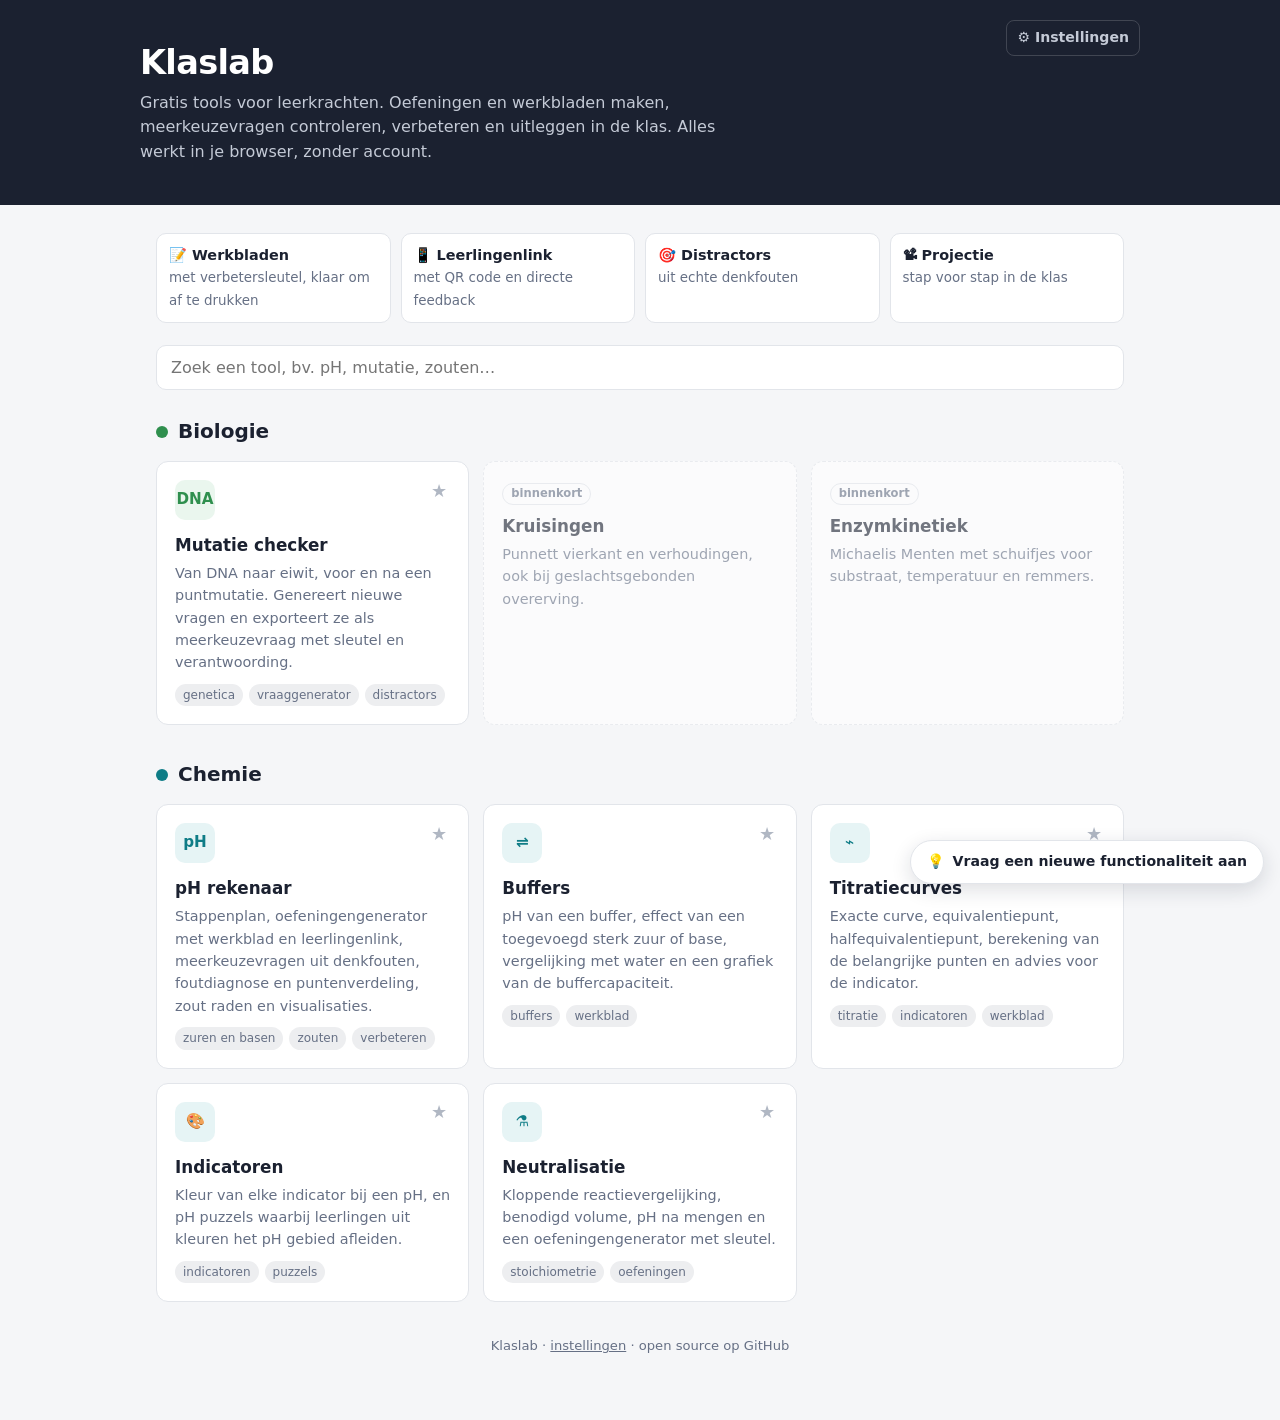
<file: index.html>
<!DOCTYPE html>
<html lang="nl">
<head>
<meta charset="UTF-8">
<meta name="viewport" content="width=device-width, initial-scale=1">
<title>Klaslab · tools voor de klas</title>
<link rel="stylesheet" href="assets/personal.css">
<script src="assets/config.js"></script>
<script src="assets/profile.js"></script>
<style>
  :root{--bg:#f5f6f8;--card:#fff;--ink:#1b2130;--muted:#667085;--line:#e2e5ea;
        --bio:#2f8f4e;--bio2:#eaf6ee;--chem:#0e7c86;--chem2:#e6f4f5;--accent:#2457c5}
  *{box-sizing:border-box}
  body{margin:0;font-family:system-ui,-apple-system,"Segoe UI",Roboto,sans-serif;background:var(--bg);color:var(--ink);line-height:1.55}
  header{background:#1b2130;color:#fff;padding:44px 16px 40px}
  :root[data-accent] header{background:color-mix(in srgb,var(--accent) 45%,#1b2130)}
  header .in{position:relative}
  .set{position:absolute;right:0;top:-24px;color:#c4cad6;text-decoration:none;font-size:.88rem;font-weight:600;padding:6px 10px;border-radius:8px;border:1px solid #ffffff2a}
  .set:hover{color:#fff;border-color:#ffffff66}
  header .kicker{margin:0 0 4px;color:#c4cad6;font-weight:600;font-size:.95rem}
  header .in,main{max-width:1000px;margin:0 auto}
  header h1{margin:0;font-size:2.1rem;letter-spacing:-.02em;line-height:1.15}
  header p{margin:8px 0 0;color:#c4cad6;max-width:620px}
  main{padding:28px 16px 64px}
  .search{width:100%;padding:12px 14px;border:1px solid var(--line);border-radius:10px;font-size:16px;margin-bottom:26px;font-family:inherit}
  .search:focus{outline:2px solid var(--accent);outline-offset:-1px}
  .search{background:var(--card);color:var(--ink)}
  section{margin-bottom:34px}
  h2{display:flex;align-items:center;gap:10px;font-size:1.25rem;margin:0 0 14px}
  h2 .dot{width:12px;height:12px;border-radius:50%}
  .grid{display:grid;grid-template-columns:repeat(auto-fill,minmax(260px,1fr));gap:14px}
  a.tool,.soon{display:block;position:relative;background:var(--card);border:1px solid var(--line);border-radius:12px;padding:18px;text-decoration:none;color:inherit;transition:transform .15s ease,box-shadow .15s ease,border-color .15s ease}
  a.tool:hover{transform:translateY(-2px);box-shadow:0 8px 22px rgba(20,30,50,.08)}
  .ico{width:40px;height:40px;border-radius:10px;display:grid;place-items:center;font-weight:800;font-size:.95rem;margin-bottom:12px}
  .bio .ico{background:var(--bio2);color:var(--bio)} .bio a.tool:hover{border-color:var(--bio)}
  .chem .ico{background:var(--chem2);color:var(--chem)} .chem a.tool:hover{border-color:var(--chem)}
  .tool h3,.soon h3{margin:0 0 4px;font-size:1.05rem}
  .tool p,.soon p{margin:0;color:var(--muted);font-size:.9rem}
  .tags{margin-top:10px;display:flex;gap:6px;flex-wrap:wrap}
  .tags span{font-size:.75rem;background:#f2f4f7;color:var(--muted);padding:2px 8px;border-radius:99px}
  .soon{opacity:.6;border-style:dashed}
  .soon .badge{display:inline-block;font-size:.72rem;font-weight:700;color:var(--muted);border:1px solid var(--line);border-radius:99px;padding:1px 8px;margin-bottom:8px}
  .star{position:absolute;top:12px;right:12px;width:34px;height:34px;border-radius:8px;border:1px solid transparent;background:none;cursor:pointer;font-size:1.15rem;line-height:1;color:#b0b7c3;display:grid;place-items:center}
  .star:hover{border-color:var(--line);color:#e0a100}
  .star[aria-pressed=true]{color:#e0a100}
  .fav .ico{background:color-mix(in srgb,var(--accent) 12%,var(--card));color:var(--accent)} .fav a.tool:hover{border-color:var(--accent)}
  [data-theme=dark] .fav .ico{background:color-mix(in srgb,var(--accent) 30%,var(--card));color:color-mix(in srgb,var(--accent) 45%,#fff)}
  .tags span{background:color-mix(in srgb,var(--muted) 12%,var(--card))}
  .empty{color:var(--muted);display:none}
  footer a{color:inherit}
  footer{color:var(--muted);font-size:.82rem;text-align:center}
  .feat{display:grid;grid-template-columns:repeat(auto-fit,minmax(200px,1fr));gap:10px;margin-bottom:22px}
  .feat div{background:var(--card);border:1px solid var(--line);border-radius:10px;padding:10px 12px;font-size:.9rem}
  .feat b{display:block}.feat span{color:var(--muted);font-size:.84rem}
</style>
</head>
<body>
<header><div class="in">
  <a class="set" href="settings.html">⚙ Instellingen</a>
  <p class="kicker" id="kicker" hidden>Klaslab</p>
  <h1 id="hello">Klaslab</h1>
  <p>Gratis tools voor leerkrachten. Oefeningen en werkbladen maken, meerkeuzevragen controleren, verbeteren en uitleggen in de klas. Alles werkt in je browser, zonder account.</p>
</div></header>

<main>
  <div class="feat"><div><b>📝 Werkbladen</b><span>met verbetersleutel, klaar om af te drukken</span></div><div><b>📱 Leerlingenlink</b><span>met QR code en directe feedback</span></div><div><b>🎯 Distractors</b><span>uit echte denkfouten</span></div><div><b>📽 Projectie</b><span>stap voor stap in de klas</span></div></div>
  <input class="search" id="q" type="search" placeholder="Zoek een tool, bv. pH, mutatie, zouten…">

  <section class="fav" id="fav" hidden>
    <h2><span class="dot" style="background:#e0a100"></span>Mijn favorieten</h2>
    <div class="grid" id="favGrid"></div>
  </section>

  <section class="bio" data-subject data-id="bio">
    <h2><span class="dot" style="background:var(--bio)"></span>Biologie</h2>
    <div class="grid">
      <a class="tool" href="biologie/mutatie-checker.html" data-k="mutatie dna rna transcriptie translatie splicing intron exon codon eiwit genetica meerkeuzevraag distractor generator">
        <div class="ico">DNA</div>
        <h3>Mutatie checker</h3>
        <p>Van DNA naar eiwit, voor en na een puntmutatie. Genereert nieuwe vragen en exporteert ze als meerkeuzevraag met sleutel en verantwoording.</p>
        <div class="tags"><span>genetica</span><span>vraaggenerator</span><span>distractors</span></div>
      </a>
      <div class="soon"><span class="badge">binnenkort</span><h3>Kruisingen</h3><p>Punnett vierkant en verhoudingen, ook bij geslachtsgebonden overerving.</p></div>
      <div class="soon"><span class="badge">binnenkort</span><h3>Enzymkinetiek</h3><p>Michaelis Menten met schuifjes voor substraat, temperatuur en remmers.</p></div>
    </div>
  </section>

  <section class="chem" data-subject data-id="chem">
    <h2><span class="dot" style="background:var(--chem)"></span>Chemie</h2>
    <div class="grid">
      <a class="tool" href="chemie/ph-rekenaar.html" data-k="ph poh zuur base zwak sterk kz kb zout zouten hydrolyse protolyse evenwicht pkz pkb oefeningen werkblad meerkeuze verbeteren foutdiagnose">
        <div class="ico">pH</div>
        <h3>pH rekenaar</h3>
        <p>Stappenplan, oefeningengenerator met werkblad en leerlingenlink, meerkeuzevragen uit denkfouten, foutdiagnose en puntenverdeling, zout raden en visualisaties.</p>
        <div class="tags"><span>zuren en basen</span><span>zouten</span><span>verbeteren</span></div>
      </a>
      <a class="tool" href="chemie/buffer.html" data-k="buffer henderson hasselbalch pkz buffercapaciteit zuur base">
        <div class="ico">⇌</div>
        <h3>Buffers</h3>
        <p>pH van een buffer, effect van een toegevoegd sterk zuur of base, vergelijking met water en een grafiek van de buffercapaciteit.</p>
        <div class="tags"><span>buffers</span><span>werkblad</span></div>
      </a>
      <a class="tool" href="chemie/titratie.html" data-k="titratie titratiecurve equivalentiepunt indicator halfequivalentie">
        <div class="ico">⌁</div>
        <h3>Titratiecurves</h3>
        <p>Exacte curve, equivalentiepunt, halfequivalentiepunt, berekening van de belangrijke punten en advies voor de indicator.</p>
        <div class="tags"><span>titratie</span><span>indicatoren</span><span>werkblad</span></div>
      </a>
      <a class="tool" href="chemie/indicatoren.html" data-k="indicator kleur omslaggebied fenolftaleine methyloranje broomthymolblauw puzzel">
        <div class="ico">🎨</div>
        <h3>Indicatoren</h3>
        <p>Kleur van elke indicator bij een pH, en pH puzzels waarbij leerlingen uit kleuren het pH gebied afleiden.</p>
        <div class="tags"><span>indicatoren</span><span>puzzels</span></div>
      </a>
      <a class="tool" href="chemie/neutralisatie.html" data-k="neutralisatie reactievergelijking volume mengen stoichiometrie">
        <div class="ico">⚗</div>
        <h3>Neutralisatie</h3>
        <p>Kloppende reactievergelijking, benodigd volume, pH na mengen en een oefeningengenerator met sleutel.</p>
        <div class="tags"><span>stoichiometrie</span><span>oefeningen</span></div>
      </a>
    </div>
  </section>

  <p class="empty" id="empty">Geen tool gevonden.</p>
  <footer>Klaslab · <a href="settings.html">instellingen</a> · open source op GitHub</footer>
</main>

<script>
/* Persoonlijke startpagina */
const P0 = () => KLP.get();
const toolId = a => a.getAttribute('href').replace(/\.html$/, '');
function greet() {
  const p = P0(), first = KLP.callName(p.name);
  const h = new Date().getHours();
  const g = h < 6 ? 'Goedenacht' : h < 12 ? 'Goedemorgen' : h < 18 ? 'Goedemiddag' : 'Goedenavond';
  const on = p.greeting && first;
  document.getElementById('hello').textContent = on ? `${g}, ${first}` : 'Klaslab';
  const k = document.getElementById('kicker');
  k.hidden = !on; k.textContent = p.school ? `Klaslab · ${p.school}` : 'Klaslab';
}
function stars() {
  const favs = P0().favorites;
  document.querySelectorAll('section[data-subject] a.tool').forEach(a => {
    let b = a.querySelector('.star');
    if (!b) {
      b = document.createElement('button');
      b.type = 'button'; b.className = 'star'; b.textContent = '★';
      b.addEventListener('click', e => {
        e.preventDefault(); e.stopPropagation();
        const id = toolId(a), f = P0().favorites.slice(), i = f.indexOf(id);
        i < 0 ? f.push(id) : f.splice(i, 1);
        KLP.save({ favorites: f });
      });
      a.appendChild(b);
    }
    const on = favs.includes(toolId(a));
    b.setAttribute('aria-pressed', on);
    b.setAttribute('aria-label', on ? 'Verwijder uit favorieten' : 'Voeg toe aan favorieten');
    b.title = on ? 'Verwijder uit favorieten' : 'Voeg toe aan favorieten';
  });
}
function favorites() {
  const favs = P0().favorites, grid = document.getElementById('favGrid');
  grid.innerHTML = '';
  favs.forEach(id => {
    const a = document.querySelector(`section[data-subject] a.tool[href="${id}.html"]`);
    if (!a) return;
    const c = a.cloneNode(true);
    c.querySelector('.star') && c.querySelector('.star').remove();
    grid.appendChild(c);
  });
  document.getElementById('fav').hidden = !grid.children.length || !!q.value.trim();
}
function subjects() {
  const hid = P0().hidden;
  document.querySelectorAll('section[data-subject]').forEach(s => s.dataset.off = hid.includes(s.dataset.id) ? '1' : '');
  filter();
}
function render() { greet(); stars(); favorites(); subjects(); }
document.addEventListener('kl:profile', render);

const q = document.getElementById('q');
function filter() {
  const t = q.value.trim().toLowerCase();
  let any = false;
  document.querySelectorAll('[data-subject]').forEach(sec => {
    let n = 0;
    sec.querySelectorAll('a.tool, .soon').forEach(el => {
      const hay = (el.textContent + ' ' + (el.dataset.k || '')).toLowerCase();
      const show = !t || hay.includes(t);
      el.style.display = show ? '' : 'none';
      if (show) n++;
    });
    /* Verborgen vakken blijven vindbaar via zoeken */
    const show = n && (t || !sec.dataset.off);
    sec.style.display = show ? '' : 'none';
    if (show) any = true;
  });
  document.getElementById('fav').hidden = !!t || !document.getElementById('favGrid').children.length;
  document.getElementById('empty').style.display = any || !document.getElementById('fav').hidden ? 'none' : 'block';
}
q.addEventListener('input', filter);
render();
</script>
</body>
</html>
</file>
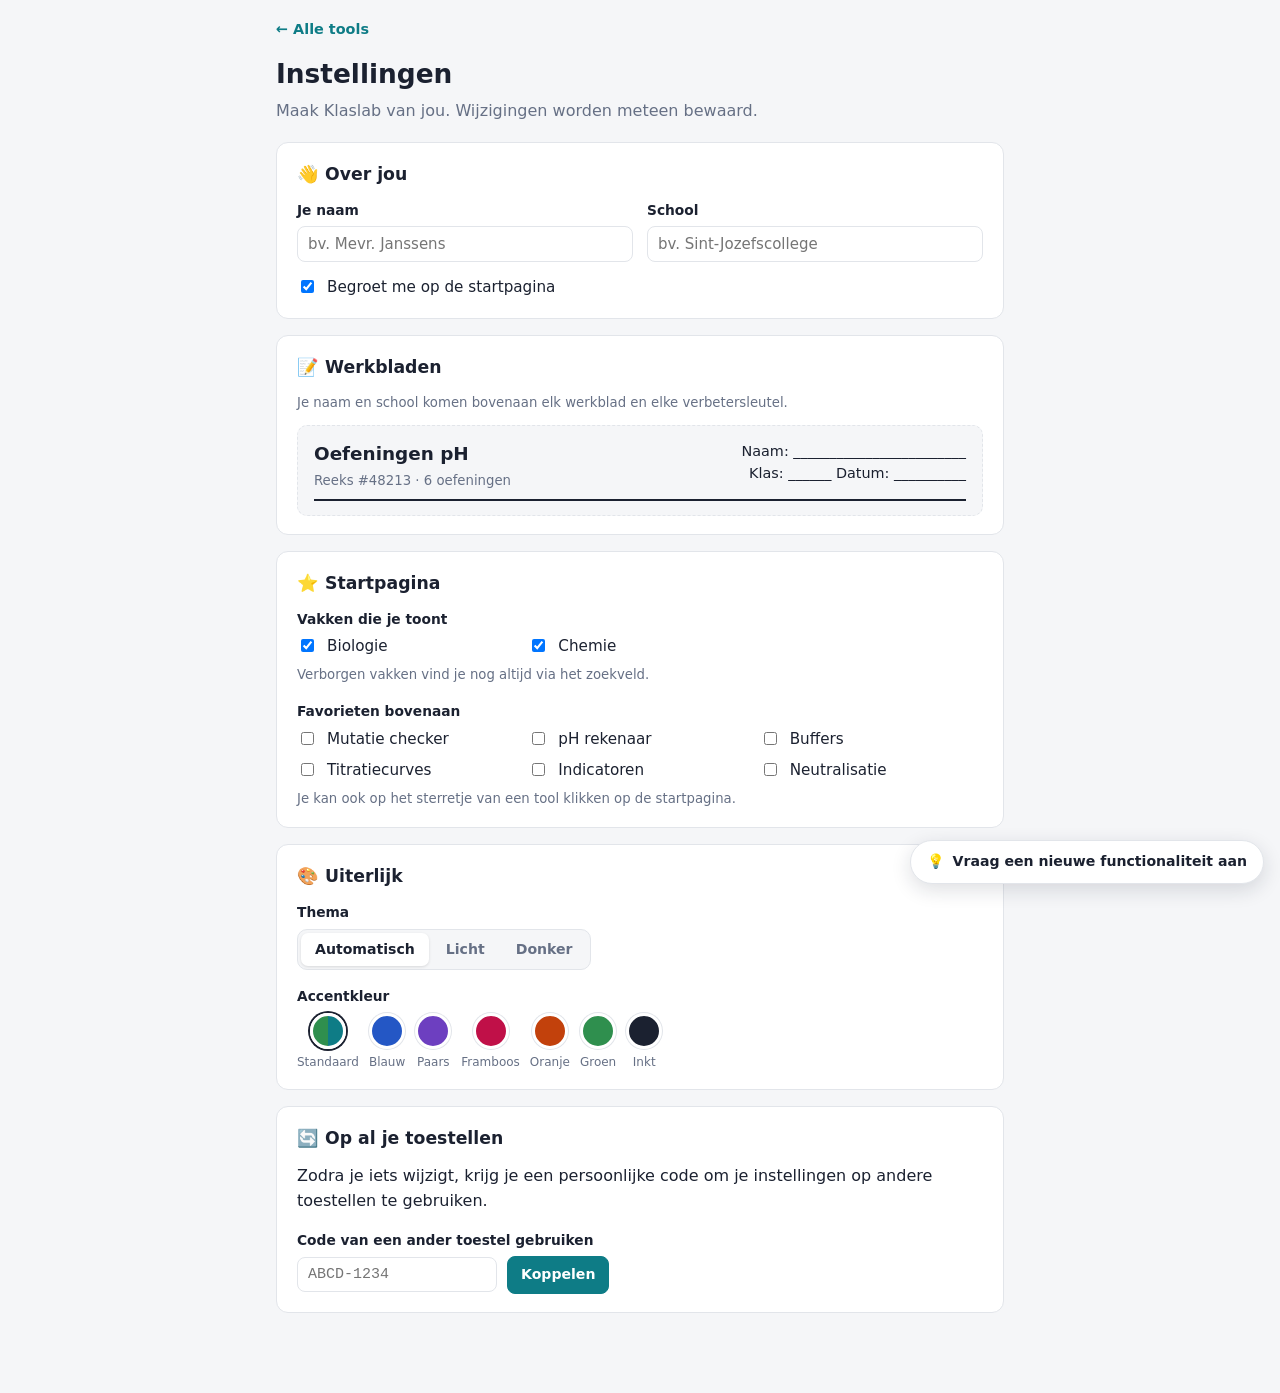
<file: settings.html>
<!DOCTYPE html>
<html lang="nl">
<head>
<meta charset="UTF-8">
<meta name="viewport" content="width=device-width, initial-scale=1">
<title>Instellingen · Klaslab</title>
<link rel="stylesheet" href="assets/common.css">
<link rel="stylesheet" href="assets/personal.css">
<script src="assets/config.js"></script>
<script src="assets/profile.js"></script>
<style>
  main{max-width:760px}
  .card h2{display:flex;align-items:center;gap:8px}
  .field{margin-top:14px}
  .field:first-of-type{margin-top:0}
  .check{display:flex;gap:10px;align-items:flex-start;font-weight:500;font-size:.95rem;margin:0;cursor:pointer}
  .check input{margin-top:4px}
  .checks{display:grid;gap:8px;grid-template-columns:repeat(auto-fill,minmax(210px,1fr))}
  .seg{display:inline-flex;border:1px solid var(--line);border-radius:10px;padding:3px;gap:3px;background:var(--bg)}
  .seg label{margin:0;padding:6px 14px;border-radius:7px;cursor:pointer;font-weight:600;font-size:.88rem;color:var(--muted)}
  .seg input{position:absolute;opacity:0;pointer-events:none}
  .seg label:has(input:checked){background:var(--card);color:var(--ink);box-shadow:0 1px 3px rgba(0,0,0,.12)}
  .seg label:has(input:focus-visible){outline:2px solid var(--accent)}
  .sw{display:flex;gap:10px;flex-wrap:wrap}
  .sw label{margin:0;cursor:pointer;display:flex;flex-direction:column;align-items:center;gap:4px;font-weight:500;font-size:.75rem;color:var(--muted)}
  .sw input{position:absolute;opacity:0;pointer-events:none}
  .sw .c{width:36px;height:36px;border-radius:50%;border:3px solid var(--card);box-shadow:0 0 0 1px var(--line);transition:box-shadow .15s ease}
  .sw input:checked + .c{box-shadow:0 0 0 2px var(--ink)}
  .sw input:focus-visible + .c{box-shadow:0 0 0 2px var(--accent),0 0 0 4px var(--card)}
  .preview{border:1px dashed var(--line);border-radius:10px;padding:14px 16px;background:var(--bg);font-size:.92rem}
  .preview .ws-head{display:flex;justify-content:space-between;gap:12px;border-bottom:2px solid var(--ink);padding-bottom:8px}
  .preview h1{font-size:1.15rem}
  .code{font-family:var(--mono);font-size:1.5rem;font-weight:800;letter-spacing:.12em}
  .status{font-size:.85rem;color:var(--muted);min-height:1.3em}
  .status.ok{color:var(--ok)} .status.bad{color:var(--bad)}
  .top{display:flex;justify-content:space-between;align-items:center;gap:10px;margin-bottom:14px}
</style>
</head>
<body>
<main>
  <div class="top no-print"><a class="kl-back" href="index.html">← Alle tools</a><span class="status" id="status" role="status" aria-live="polite"></span></div>
  <h1>Instellingen</h1>
  <p class="sub">Maak Klaslab van jou. Wijzigingen worden meteen bewaard.</p>

  <section class="card">
    <h2>👋 Over jou</h2>
    <div class="grid">
      <div><label for="name">Je naam</label><input id="name" autocomplete="name" maxlength="100" placeholder="bv. Mevr. Janssens"></div>
      <div><label for="school">School</label><input id="school" autocomplete="organization" maxlength="120" placeholder="bv. Sint-Jozefscollege"></div>
    </div>
    <div class="field"><label class="check"><input type="checkbox" id="greeting"> Begroet me op de startpagina</label></div>
  </section>

  <section class="card">
    <h2>📝 Werkbladen</h2>
    <p class="hint" style="margin:0 0 12px">Je naam en school komen bovenaan elk werkblad en elke verbetersleutel.</p>
    <div class="preview" aria-hidden="true"><div id="wsPreview"></div></div>
  </section>

  <section class="card">
    <h2>⭐ Startpagina</h2>
    <label>Vakken die je toont</label>
    <div class="checks" id="subjects"></div>
    <p class="hint">Verborgen vakken vind je nog altijd via het zoekveld.</p>
    <label style="margin-top:16px">Favorieten bovenaan</label>
    <div class="checks" id="favs"></div>
    <p class="hint">Je kan ook op het sterretje van een tool klikken op de startpagina.</p>
  </section>

  <section class="card">
    <h2>🎨 Uiterlijk</h2>
    <label>Thema</label>
    <div class="seg" id="theme" role="radiogroup" aria-label="Thema">
      <label><input type="radio" name="theme" value="auto">Automatisch</label>
      <label><input type="radio" name="theme" value="light">Licht</label>
      <label><input type="radio" name="theme" value="dark">Donker</label>
    </div>
    <label style="margin-top:16px">Accentkleur</label>
    <div class="sw" id="accent" role="radiogroup" aria-label="Accentkleur"></div>
  </section>

  <section class="card" id="sync">
    <h2>🔄 Op al je toestellen</h2>
    <div id="syncBody"></div>
  </section>
</main>

<script src="assets/common.js"></script>
<script>
const $ = id => document.getElementById(id);
const esc = KLP.esc;
let local = false; // eigen wijziging: niet hertekenen

function status(t, cls = '') { const s = $('status'); s.textContent = t; s.className = 'status ' + cls; }
async function save(patch) {
  status('Opslaan…');
  local = true; const pr = KLP.save(patch); local = false;
  preview();
  const r = await pr;
  if (r === 'synced') status('Opgeslagen ✓', 'ok');
  else if (r === 'local') status('Opgeslagen in deze browser ✓', 'ok');
  else status('Opgeslagen in deze browser, synchroniseren lukte niet', 'bad');
  renderSync();
}

function renderAll() {
  const p = KLP.get();
  $('name').value = p.name; $('school').value = p.school;
  $('greeting').checked = p.greeting;
  $('subjects').innerHTML = KLP.SUBJECTS.map(s => `<label class="check"><input type="checkbox" value="${s.id}" ${p.hidden.includes(s.id) ? '' : 'checked'}> ${s.name}</label>`).join('');
  $('favs').innerHTML = KLP.TOOLS.map(t => `<label class="check"><input type="checkbox" value="${t.id}" ${p.favorites.includes(t.id) ? 'checked' : ''}> ${esc(t.name)}</label>`).join('');
  document.querySelectorAll('#theme input').forEach(i => i.checked = i.value === p.theme);
  $('accent').innerHTML = KLP.ACCENTS.map((a, i) => `<label><input type="radio" name="accent" value="${a.v}" ${a.v === p.accent ? 'checked' : ''} aria-label="${a.n}">
    <span class="c" style="background:${a.v || 'conic-gradient(#0e7c86 0 50%,#2f8f4e 0)'}"></span>${a.n}</label>`).join('');
  preview();
  renderSync();
}
function preview() {
  $('wsPreview').innerHTML = KL.worksheetHead('Oefeningen pH', 'Reeks #48213 · 6 oefeningen');
}

function renderSync() {
  const b = $('syncBody');
  if (!KLP.hasApi()) {
    b.innerHTML = `<p style="margin:0">Je instellingen staan nu enkel in deze browser.</p>
      <p class="hint">Om ze op elke computer te hebben, koppel je de Google Sheet databank (zie <code>apps-script/README.md</code>).</p>`;
    return;
  }
  const code = KLP.getCode();
  b.innerHTML = `${code ? `<p style="margin:0 0 6px">Jouw persoonlijke code</p>
      <div class="row"><span class="code" id="code">${esc(code)}</span><button class="btn" id="copy" type="button">Kopieer</button></div>
      <p class="hint">Vul deze code in op een andere computer (thuis, in de klas) om dezelfde instellingen te krijgen. Deel hem niet met leerlingen.</p>`
    : `<p style="margin:0">Zodra je iets wijzigt, krijg je een persoonlijke code om je instellingen op andere toestellen te gebruiken.</p>`}
    <label for="other" style="margin-top:16px">Code van een ander toestel gebruiken</label>
    <div class="row"><input id="other" placeholder="ABCD-1234" style="max-width:200px;font-family:var(--mono);text-transform:uppercase" maxlength="9" autocomplete="off"><button class="btn pri" id="use" type="button">Koppelen</button></div>
    <div class="msg err hidden" id="useErr"></div>`;
  if (code) $('copy').onclick = async e => { try { await navigator.clipboard.writeText(code); e.target.textContent = 'Gekopieerd ✓'; } catch { } };
  $('use').onclick = async () => {
    const err = $('useErr'); err.classList.add('hidden');
    const v = $('other').value;
    if (KLP.getCode() && !confirm('De instellingen van deze browser worden vervangen door die van de andere code. Doorgaan?')) return;
    $('use').disabled = true;
    try { await KLP.useCode(v); status('Gekoppeld ✓', 'ok'); renderAll(); }
    catch (e) { err.textContent = e.message; err.classList.remove('hidden'); $('use').disabled = false; }
  };
  $('other').onkeydown = e => { if (e.key === 'Enter') $('use').click(); };
}

/* Invoer */
['name', 'school'].forEach(id => $(id).addEventListener('input', () => save({ [id]: $(id).value.trim() })));
$('greeting').onchange = e => save({ greeting: e.target.checked });
$('subjects').onchange = () => save({ hidden: [...$('subjects').querySelectorAll('input')].filter(i => !i.checked).map(i => i.value) });
$('favs').onchange = () => save({ favorites: [...$('favs').querySelectorAll('input:checked')].map(i => i.value) });
$('theme').onchange = e => save({ theme: e.target.value });
$('accent').onchange = e => save({ accent: e.target.value });

document.addEventListener('kl:profile', () => { if (!local) renderAll(); });
renderAll();
</script>
</body>
</html>
</file>
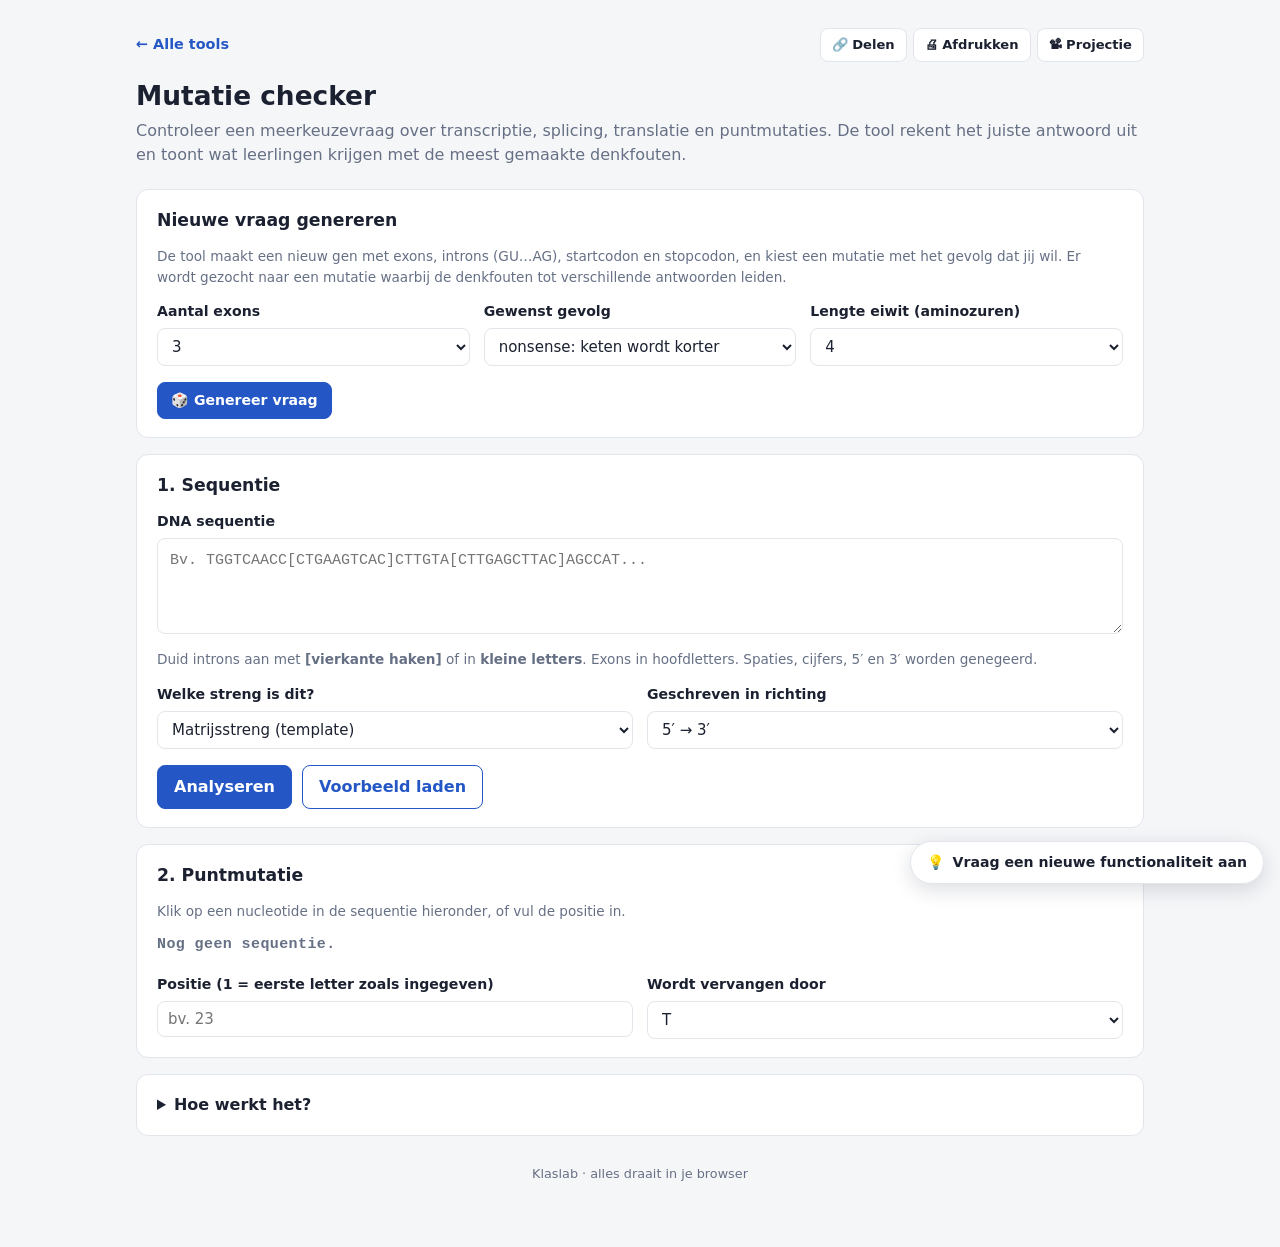
<file: biologie/mutatie-checker.html>
<!DOCTYPE html>
<html lang="nl">
<head>
<meta charset="UTF-8">
<meta name="viewport" content="width=device-width, initial-scale=1">
<title>Mutatie checker · Klaslab</title>
<link rel="stylesheet" href="../assets/common.css">
<link rel="stylesheet" href="../assets/personal.css">
<script src="../assets/config.js"></script>
<script src="../assets/profile.js"></script>
<style>
  :root{
    --bg:#f5f6f8; --card:#fff; --ink:#1b2130; --muted:#667085; --line:#e2e5ea;
    --intron:#d62828; --accent:#2457c5; --mut:#ffd966; --cds:#eaf1ff; --cds2:#d6e3ff;
    --ok:#1f8a4c; --warn:#b54708; --bad:#c01048;
    --mono: ui-monospace, SFMono-Regular, Menlo, Consolas, "Liberation Mono", monospace;
  }
  *{box-sizing:border-box}
  body{margin:0;font-family:system-ui,-apple-system,"Segoe UI",Roboto,sans-serif;background:var(--bg);color:var(--ink);line-height:1.5}
  main{max-width:1040px;margin:0 auto;padding:28px 16px 64px}
  h1{font-size:1.65rem;margin:0 0 4px}
  .sub{color:var(--muted);margin:0 0 22px}
  .card{background:var(--card);border:1px solid var(--line);border-radius:12px;padding:18px 20px;margin-bottom:16px}
  h2{font-size:1.08rem;margin:0 0 12px}
  h3{font-size:.95rem;margin:16px 0 6px;color:var(--muted);font-weight:600}
  label{font-weight:600;font-size:.88rem;display:block;margin-bottom:6px}
  textarea{width:100%;min-height:96px;font:15px/1.55 var(--mono);padding:10px 12px;border:1px solid var(--line);border-radius:8px;resize:vertical}
  textarea:focus,select:focus,input:focus{outline:2px solid var(--accent);outline-offset:-1px}
  .grid{display:grid;grid-template-columns:repeat(auto-fit,minmax(190px,1fr));gap:14px;margin-top:14px}
  select,input[type=number]{width:100%;padding:8px 10px;border:1px solid var(--line);border-radius:8px;font-size:15px;background:#fff}
  .btns{display:flex;gap:10px;flex-wrap:wrap;margin-top:16px}
  button{font:inherit;font-weight:600;padding:9px 16px;border-radius:8px;border:1px solid var(--accent);background:var(--accent);color:#fff;cursor:pointer}
  button.ghost{background:#fff;color:var(--accent)}
  .hint{font-size:.85rem;color:var(--muted);margin:8px 0 0}
  .seq{font-family:var(--mono);font-size:15px;word-break:break-all;letter-spacing:.4px;line-height:1.9}
  .seq span.i{color:var(--intron)}
  .seq span.m{background:var(--mut);font-weight:800;text-decoration:underline}
  .seq span.cds{background:var(--cds)}
  .seq span.cds.alt{background:var(--cds2)}
  .seq span.sc{color:var(--ok);font-weight:800}
  .seq span.xc{color:var(--bad);font-weight:800}
  .clickable span{cursor:pointer;border-radius:2px}
  .clickable span:hover{background:#e8ecf3}
  .clickable span.m:hover{background:var(--mut)}
  .end{color:var(--muted);font-weight:600}
  .steps{display:grid;grid-template-columns:150px 1fr;gap:4px 14px;align-items:start}
  .steps .lab{font-size:.85rem;color:var(--muted);font-weight:600;padding-top:3px}
  .steps .lab.bigl{color:var(--ink)}
  .sep{grid-column:1/-1;border-top:1px solid var(--line);margin:8px 0}
  .prot{font-family:var(--mono);font-size:14.5px}
  .prot b{background:var(--mut)}
  .verdict{border-radius:10px;padding:14px 16px;border:1px solid}
  .verdict .tag{display:inline-block;font-weight:700;font-size:.8rem;padding:2px 9px;border-radius:99px;color:#fff;margin-bottom:6px}
  .v-ok{background:#effaf3;border-color:#b7e4c7}.v-ok .tag{background:var(--ok)}
  .v-warn{background:#fff7ed;border-color:#fed7aa}.v-warn .tag{background:var(--warn)}
  .v-bad{background:#fff1f3;border-color:#fecdd6}.v-bad .tag{background:var(--bad)}
  .v-neutral{background:#f2f4f7;border-color:var(--line)}.v-neutral .tag{background:var(--muted)}
  table{width:100%;border-collapse:collapse;font-size:.9rem}
  th,td{text-align:left;padding:9px 8px;border-bottom:1px solid var(--line);vertical-align:top}
  th{font-size:.8rem;color:var(--muted);font-weight:600}
  td.mono{font-family:var(--mono);font-size:.82rem;word-break:break-word}
  tr.correct td{background:#f3f8ff}
  .pill{display:inline-block;font-size:.78rem;font-weight:700;padding:1px 8px;border-radius:99px;color:#fff;white-space:nowrap}
  .p-ok{background:var(--ok)}.p-warn{background:var(--warn)}.p-bad{background:var(--bad)}.p-neutral{background:var(--muted)}
  .msg{padding:10px 12px;border-radius:8px;margin-top:10px;font-size:.9rem}
  .msg.err{background:#fff1f3;color:var(--bad)}
  .msg.note{background:#fff7ed;color:#7a2e0b}
  .msg.info{background:#eef4ff;color:#1e3a8a}
  ul.checks{margin:0;padding-left:18px}
  ul.checks li{margin:2px 0}
  .good{color:var(--ok);font-weight:700}.badc{color:var(--bad);font-weight:700}
  .legend{display:flex;gap:16px;flex-wrap:wrap;font-size:.82rem;color:var(--muted);margin-top:10px}
  .legend i{font-style:normal;font-family:var(--mono);padding:0 4px;border-radius:3px}
  .hidden{display:none}
  details summary{cursor:pointer;font-weight:600}
  .scroll{overflow-x:auto}
  footer{color:var(--muted);font-size:.8rem;text-align:center;margin-top:28px}
  @media (max-width:640px){ .steps{grid-template-columns:1fr} .steps .lab{padding-top:8px} }
</style>
</head>
<body>
<main>
  <div id="kl-top"></div>
  <h1>Mutatie checker</h1>
  <p class="sub">Controleer een meerkeuzevraag over transcriptie, splicing, translatie en puntmutaties. De tool rekent het juiste antwoord uit en toont wat leerlingen krijgen met de meest gemaakte denkfouten.</p>

  <section class="card no-print" id="genCard">
    <h2>Nieuwe vraag genereren</h2>
    <p class="hint" style="margin:0 0 10px">De tool maakt een nieuw gen met exons, introns (GU…AG), startcodon en stopcodon, en kiest een mutatie met het gevolg dat jij wil. Er wordt gezocht naar een mutatie waarbij de denkfouten tot verschillende antwoorden leiden.</p>
    <div class="grid">
      <div><label for="gEx">Aantal exons</label><select id="gEx"><option>2</option><option selected>3</option><option>4</option></select></div>
      <div><label for="gEff">Gewenst gevolg</label><select id="gEff">
        <option value="Nonsense (korter)">nonsense: keten wordt korter</option>
        <option value="Missense (even lang)">missense: ander aminozuur</option>
        <option value="Stille mutatie">stille mutatie</option>
        <option value="Geen effect (intron)">mutatie in een intron</option>
        <option value="Geen effect (vóór start)">mutatie vóór het startcodon</option>
        <option value="Stopcodon verloren">stopcodon verloren</option>
        <option value="any">willekeurig</option></select></div>
      <div><label for="gLen">Lengte eiwit (aminozuren)</label><select id="gLen"><option>3</option><option selected>4</option><option>5</option><option>6</option></select></div>
    </div>
    <div class="btns"><button class="btn pri" id="gGo" style="background:var(--accent);color:#fff;border-color:var(--accent)">🎲 Genereer vraag</button></div>
    <div id="gMsg"></div>
  </section>

  <section class="card">
    <h2>1. Sequentie</h2>
    <label for="seq">DNA sequentie</label>
    <textarea id="seq" spellcheck="false" placeholder="Bv. TGGTCAACC[CTGAAGTCAC]CTTGTA[CTTGAGCTTAC]AGCCAT..."></textarea>
    <p class="hint">Duid introns aan met <b>[vierkante haken]</b> of in <b>kleine letters</b>. Exons in hoofdletters. Spaties, cijfers, 5′ en 3′ worden genegeerd.</p>

    <div class="grid">
      <div>
        <label for="strand">Welke streng is dit?</label>
        <select id="strand">
          <option value="matrijs">Matrijsstreng (template)</option>
          <option value="codon">Codogene streng (coderend)</option>
        </select>
      </div>
      <div>
        <label for="orient">Geschreven in richting</label>
        <select id="orient">
          <option value="53">5′ → 3′</option>
          <option value="35">3′ → 5′</option>
        </select>
      </div>
    </div>
    <div class="btns">
      <button id="go">Analyseren</button>
      <button id="example" class="ghost">Voorbeeld laden</button>
    </div>
    <div id="parseMsg"></div>
  </section>

  <section class="card">
    <h2>2. Puntmutatie</h2>
    <p class="hint" style="margin:0 0 10px">Klik op een nucleotide in de sequentie hieronder, of vul de positie in.</p>
    <div id="inputSeq" class="seq clickable"><span class="end">Nog geen sequentie.</span></div>
    <div class="grid">
      <div>
        <label for="pos">Positie (1 = eerste letter zoals ingegeven)</label>
        <input id="pos" type="number" min="1" placeholder="bv. 23">
      </div>
      <div>
        <label for="newBase">Wordt vervangen door</label>
        <select id="newBase"><option>A</option><option>C</option><option>G</option><option selected>T</option></select>
      </div>
    </div>
    <div id="mutMsg"></div>
  </section>

  <section class="card hidden" id="verdictCard">
    <h2>3. Gevolg van de mutatie</h2>
    <div id="verdict"></div>
  </section>

  <section class="card hidden" id="stepsCard">
    <h2>4. Uitwerking</h2>
    <div id="steps" class="steps"></div>
    <div class="legend">
      <span><i style="color:var(--intron)">ACG</i> intron</span>
      <span><i style="background:var(--mut);font-weight:800">G</i> mutatie</span>
      <span><i style="background:var(--cds)">AUG</i><i style="background:var(--cds2)">GCU</i> codons</span>
      <span><i style="color:var(--ok);font-weight:800">AUG</i> start</span>
      <span><i style="color:var(--bad);font-weight:800">UGA</i> stop</span>
    </div>
  </section>

  <section class="card hidden" id="spliceCard">
    <h2>5. Controle van de opbouw</h2>
    <div id="splice"></div>
  </section>

  <section class="card hidden" id="errCard">
    <h2>6. Denkfouten en distractors</h2>
    <p class="hint" style="margin:0 0 10px">Zo redeneert een leerling die één typische fout maakt. Handig om te checken of elke distractor echt uit een denkfout volgt, en of geen enkele denkfout toch bij het juiste antwoord uitkomt.</p>
    <div class="scroll"><table id="errTable"></table></div>
    <div id="errMsg"></div>
    <div class="btns no-print"><button class="btn" id="mcExport" style="background:#fff;color:var(--accent)">🖨 Exporteer als meerkeuzevraag met sleutel</button><button class="btn" id="mcCopy" style="background:#fff;color:var(--accent)">📋 Kopieer vraag als tekst</button></div>
  </section>

  <section class="card">
    <details>
      <summary>Hoe werkt het?</summary>
      <ul class="checks" style="margin-top:10px">
        <li>De matrijsstreng wordt complementair en antiparallel overgeschreven; de codogene streng wordt letterlijk overgenomen met U in plaats van T.</li>
        <li>Introns worden verwijderd. Elk intron wordt gecontroleerd op de klassieke GU…AG grenzen.</li>
        <li>De translatie start bij de eerste AUG in het mRNA en stopt bij UAA, UAG of UGA (standaard genetische code).</li>
        <li>Mutaties in een splice site worden gemeld, maar de tool rekent verder alsof de splicing normaal verloopt.</li>
        <li>Alles draait lokaal in je browser; er wordt niets verstuurd.</li>
      </ul>
    </details>
  </section>

  <footer>Klaslab · alles draait in je browser</footer>
</main>

<script src="../assets/qrcode.js"></script>
<script src="../assets/common.js"></script>
<script>
/* ---------- Biologie ---------- */
const COMP = {A:'T', T:'A', G:'C', C:'G'};
const AA3 = {F:'Phe',L:'Leu',I:'Ile',M:'Met',V:'Val',S:'Ser',P:'Pro',T:'Thr',A:'Ala',Y:'Tyr',H:'His',
             Q:'Gln',N:'Asn',K:'Lys',D:'Asp',E:'Glu',C:'Cys',W:'Trp',R:'Arg',G:'Gly','*':'stop'};
const CODE = {};
(() => {
  const B = 'UCAG', T = 'FFLLSSSSYY**CC*WLLLLPPPPHHQQRRRRIIIMTTTTNNKKSSRRVVVVAAAADDEEGGGG';
  let k = 0;
  for (const a of B) for (const b of B) for (const c of B) CODE[a + b + c] = T[k++];
})();

function parse(raw) {
  const seq = [], bad = new Set();
  let bracket = false;
  for (const ch of raw) {
    if (ch === '[') { bracket = true; continue; }
    if (ch === ']') { bracket = false; continue; }
    if (!/[a-z]/i.test(ch)) continue;
    const up = ch.toUpperCase();
    if ('ACGTU'.includes(up)) seq.push({ b: up === 'U' ? 'T' : up, intron: bracket || ch !== up });
    else bad.add(ch);
  }
  return { seq, bad: [...bad] };
}

/* Correcte werkwijze voor een gegeven streng en schrijfrichting */
function correctOpts(strand, orient) {
  const template = strand === 'matrijs';
  return { complement: template, reverse: (orient === '53') === template, splice: true };
}

/* Transcriptie (+ splicing) + translatie. Volgorde van pre en mrna = 5'→3' zoals de leerling leest. */
function build(seq, o) {
  let pre = seq.map((x, i) => ({ b: o.complement ? COMP[x.b] : x.b, intron: x.intron, src: i }));
  if (o.reverse) pre.reverse();
  pre.forEach(x => { if (x.b === 'T') x.b = 'U'; });
  const mrna = o.splice ? pre.filter(x => !x.intron) : pre;
  return { pre, mrna, tr: translate(mrna), splice: o.splice, reverse: o.reverse };
}

function translate(m) {
  const s = m.map(x => x.b).join('');
  const start = s.indexOf('AUG');
  if (start < 0) return { start: -1, end: -1, aa: [], hasStop: false };
  const aa = [];
  let i = start, hasStop = false;
  for (; i + 3 <= s.length; i += 3) {
    const c = s.substr(i, 3), a = CODE[c];
    aa.push({ c, a, pos: i });
    if (a === '*') { hasStop = true; i += 3; break; }
  }
  return { start, end: i, aa, hasStop };
}

const protein = tr => tr.aa.filter(x => x.a !== '*').map(x => AA3[x.a]);
const protStr = tr => {
  if (tr.start < 0) return 'geen startcodon';
  const p = protein(tr).join('-');
  return p + (tr.hasStop ? ' stop' : ' (geen stopcodon)');
};

function intronRuns(pre) {
  const r = []; let s = -1;
  pre.forEach((x, i) => {
    if (x.intron && s < 0) s = i;
    if (!x.intron && s >= 0) { r.push([s, i - 1]); s = -1; }
  });
  if (s >= 0) r.push([s, pre.length - 1]);
  return r;
}

/* Waar ligt de gemuteerde base? */
function locate(res, pos, wtTr) {
  const pi = res.pre.findIndex(x => x.src === pos);
  if (res.splice && res.pre[pi].intron) {
    let s = pi; while (s > 0 && res.pre[s - 1].intron) s--;
    let e = pi; while (e < res.pre.length - 1 && res.pre[e + 1].intron) e++;
    return { type: 'intron', edge: (pi - s < 2) || (e - pi < 2) };
  }
  const mi = res.mrna.indexOf(res.pre[pi]);
  if (wtTr.start < 0) return { type: 'nocds', mi };
  if (mi < wtTr.start) return { type: 'utr5', mi };
  if (mi >= wtTr.end) return { type: 'utr3', mi };
  return { type: 'cds', mi, codon: Math.floor((mi - wtTr.start) / 3) };
}

function classify(wt, mu, loc) {
  const a = protein(wt.tr), b = protein(mu.tr);
  const W = wt.tr, M = mu.tr;
  const cw = loc.codon != null ? W.aa[loc.codon] : null;
  const cm = loc.codon != null ? M.aa[loc.codon] : null;
  const codonTxt = (cw && cm) ? `Codon ${loc.codon + 1}: ${cw.c} (${AA3[cw.a]}) wordt ${cm.c} (${AA3[cm.a]}).` : '';

  if (W.start < 0 && M.start < 0) return { kind: 'neutral', label: 'Geen eiwit', text: 'Er staat geen AUG in het mRNA. In beide gevallen wordt er geen eiwit gevormd.' };
  if (W.start < 0) return { kind: 'warn', label: 'Nieuw startcodon', text: 'De mutatie maakt een AUG aan: er ontstaat een eiwit dat er eerst niet was.' };
  if (M.start < 0) return { kind: 'bad', label: 'Startcodon verloren', text: 'Na de mutatie staat er geen AUG meer in het mRNA, dus er is geen translatie.' };
  if (M.start !== W.start) {
    return { kind: 'bad', label: 'Ander startpunt',
      text: `De translatie start nu op positie ${M.start + 1} in plaats van ${W.start + 1} van het mRNA (${M.start < W.start ? 'een nieuwe AUG ervoor' : 'de oorspronkelijke AUG is weg'}).` };
  }
  if (a.join() === b.join() && W.hasStop === M.hasStop) {
    if (loc.type === 'intron') {
      return loc.edge
        ? { kind: 'warn', label: 'Splice site geraakt', text: 'De mutatie ligt in een intron, maar in de GU of AG grens. In werkelijkheid kan de splicing daardoor mislopen. Deze tool rekent verder alsof de splicing normaal verloopt; dan blijft de aminozuursequentie ongewijzigd.' }
        : { kind: 'ok', label: 'Geen effect (intron)', text: 'De mutatie ligt in een intron en wordt weggeknipt bij de splicing. De aminozuursequentie blijft ongewijzigd.' };
    }
    if (loc.type === 'utr5') return { kind: 'ok', label: 'Geen effect (vóór start)', text: 'De mutatie ligt in het mRNA vóór het startcodon (5′ UTR) en wordt niet vertaald. De aminozuursequentie blijft ongewijzigd.' };
    if (loc.type === 'utr3') return { kind: 'ok', label: 'Geen effect (na stop)', text: 'De mutatie ligt na het stopcodon (3′ UTR) en wordt niet vertaald. De aminozuursequentie blijft ongewijzigd.' };
    return { kind: 'ok', label: 'Stille mutatie', text: `${codonTxt} Beide codons coderen voor hetzelfde aminozuur, dus de aminozuursequentie blijft ongewijzigd.` };
  }
  if (b.length < a.length && M.hasStop && cm && cm.a === '*') {
    return { kind: 'bad', label: 'Nonsense (korter)', text: `${codonTxt} Er ontstaat een vroegtijdig stopcodon: de keten telt nu ${b.length} in plaats van ${a.length} aminozuren.` };
  }
  if (b.length === a.length && W.hasStop === M.hasStop) {
    return { kind: 'warn', label: 'Missense (even lang)', text: `${codonTxt} Eén aminozuur verandert; de keten blijft ${a.length} aminozuren lang.` };
  }
  if (b.length > a.length || (W.hasStop && !M.hasStop)) {
    return { kind: 'bad', label: 'Stopcodon verloren', text: `${codonTxt} Het stopcodon verdwijnt, dus de translatie loopt door: ${b.length} in plaats van ${a.length} aminozuren${M.hasStop ? '' : ', en er volgt geen nieuw stopcodon in de gegeven sequentie'}.` };
  }
  return { kind: 'bad', label: 'Gewijzigd', text: `De aminozuursequentie verandert: ${a.length} → ${b.length} aminozuren.` };
}


function scenarios(seq, mutPos, newBase, strand, orient) {
  const o = correctOpts(strand, orient);
  const other = strand === 'matrijs' ? 'codon' : 'matrijs';
  const mseq = seq.map((x, i) => i === mutPos ? { ...x, b: newBase } : x);
  const wrongCopy = seq.map((x, i) => i === mutPos ? { ...x, b: COMP[newBase] } : x);
  const scen = [
    { id: 'ok', name: 'Correct', desc: 'Juiste werkwijze', o, m: mseq, correct: true },
    { id: 'anti', name: 'Antiparallel vergeten', desc: 'Complement gemaakt, maar in de verkeerde richting gelezen', o: { ...o, reverse: !o.reverse }, m: mseq },
    { id: 'streng', name: 'Strengen verwisseld', desc: strand === 'matrijs' ? 'Matrijsstreng gelezen alsof het de codogene streng is' : 'Codogene streng gebruikt als matrijs', o: correctOpts(other, orient), m: mseq },
    { id: 'intron', name: 'Introns niet verwijderd', desc: 'Pre-mRNA meteen vertaald', o: { ...o, splice: false }, m: mseq },
    { id: 'copy', name: 'Mutatie verkeerd overgezet', desc: strand === 'matrijs' ? `De nieuwe ${newBase} letterlijk overgenomen in het mRNA (${newBase === 'T' ? 'U' : newBase} in plaats van ${COMP[newBase] === 'T' ? 'U' : COMP[newBase]})` : 'De nieuwe base toch nog gecomplementeerd', o, m: wrongCopy },
  ];
  return scen.map(s => {
    const w = build(seq, s.o), m = build(s.m, s.o);
    const v = classify(w, m, locate(m, mutPos, w.tr));
    return { ...s, w, mm: m, v };
  });
}

/* ---------- Vraaggenerator ---------- */
const SENSE = Object.keys(CODE).filter(c => CODE[c] !== '*' && c !== 'AUG');
const STOPS = ['UAA', 'UAG', 'UGA'];
function rnd(r, n, alphabet = 'ACGU') { let s = ''; for (let i = 0; i < n; i++) s += alphabet[Math.floor(r() * alphabet.length)]; return s; }
function makeGene(r, nEx, nAA) {
  for (let t = 0; t < 500; t++) {
    const utr5 = rnd(r, 6 + Math.floor(r() * 5));
    const cds = 'AUG' + Array.from({ length: nAA - 1 }, () => KL.pick(r, SENSE)).join('') + KL.pick(r, STOPS);
    const utr3 = rnd(r, 5 + Math.floor(r() * 5));
    const m = utr5 + cds + utr3;
    if (m.indexOf('AUG') !== utr5.length) continue;
    // knippunten voor exons
    const cuts = new Set();
    while (cuts.size < nEx - 1) cuts.add(3 + Math.floor(r() * (m.length - 6)));
    const cs = [...cuts].sort((a, b) => a - b);
    if (cs.some((c, i) => i && c - cs[i - 1] < 4)) continue;
    const exons = []; let prev = 0; cs.forEach(c => { exons.push(m.slice(prev, c)); prev = c; }); exons.push(m.slice(prev));
    const introns = exons.slice(1).map(() => 'GU' + rnd(r, 4 + Math.floor(r() * 5)) + 'AG');
    // pre-mRNA met vlaggen (codogene richting)
    const pre = [];
    exons.forEach((e, i) => { [...e].forEach(b => pre.push({ b, intron: false })); if (i < introns.length) [...introns[i]].forEach(b => pre.push({ b, intron: true })); });
    // matrijsstreng 5'→3' = omgekeerd complement
    const toDNA = b => b === 'U' ? 'T' : b;
    const tmpl = pre.map(x => ({ b: COMP[toDNA(x.b)], intron: x.intron })).reverse();
    // de juiste uitwerking moet hetzelfde mRNA geven
    const res = build(tmpl, correctOpts('matrijs', '53'));
    if (res.mrna.map(x => x.b).join('') !== m) continue;
    return tmpl;
  }
  return null;
}
function seqToText(tmpl) {
  let s = "5'-", inI = false;
  tmpl.forEach(x => { if (x.intron && !inI) { s += '['; inI = true; } if (!x.intron && inI) { s += ']'; inI = false; } s += x.b; });
  if (inI) s += ']';
  return s + "-3'";
}
function generateQuestion() {
  const r = KL.rng(KL.newSeed());
  const want = $('gEff').value, nEx = +$('gEx').value, nAA = +$('gLen').value;
  for (let t = 0; t < 60; t++) {
    const tmpl = makeGene(r, nEx, nAA);
    if (!tmpl) continue;
    const cands = [];
    tmpl.forEach((x, i) => 'ACGT'.split('').forEach(nb => {
      if (nb === x.b) return;
      const res = scenarios(tmpl, i, nb, 'matrijs', '53');
      const lab = res[0].v.label;
      if (want !== 'any' && lab !== want) return;
      if (lab === 'Splice site geraakt' || lab === 'Gewijzigd') return;
      const labels = new Set(res.map(q => q.v.label));
      const clash = res.slice(1).some(q => q.v.label === lab);
      cands.push({ i, nb, score: labels.size * 2 - (clash ? 5 : 0) });
    }));
    if (!cands.length) continue;
    const best = Math.max(...cands.map(c => c.score));
    if (best < 6 && t < 40) continue;
    const pickc = KL.pick(r, cands.filter(c => c.score === best));
    $('seq').value = seqToText(tmpl);
    $('strand').value = 'matrijs'; $('orient').value = '53'; $('newBase').value = pickc.nb;
    mutPos = pickc.i; $('pos').value = pickc.i + 1;
    $('gMsg').innerHTML = '';
    run();
    document.getElementById('verdictCard').scrollIntoView({ behavior: 'smooth', block: 'start' });
    return;
  }
  $('gMsg').innerHTML = '<div class="msg note">Geen geschikte mutatie gevonden met deze instellingen. Probeer opnieuw of kies een ander gevolg.</div>';
}

/* ---------- Export als meerkeuzevraag ---------- */
const OPT = {
  'Nonsense (korter)': 'De aminozuursequentie wordt korter, want het nieuwe triplet wordt een stopcodon.',
  'Missense (even lang)': 'De aminozuursequentie blijft even lang, want het nieuwe triplet codeert voor een ander aminozuur.',
  'Stille mutatie': 'De aminozuursequentie blijft ongewijzigd, want het nieuwe triplet codeert voor hetzelfde aminozuur als het oorspronkelijke triplet.',
  'Geen effect (vóór start)': 'De aminozuursequentie blijft ongewijzigd, want de gemuteerde nucleotide ligt vóór de plaats waar de translatie begint en wordt dus niet vertaald.',
  'Geen effect (na stop)': 'De aminozuursequentie blijft ongewijzigd, want de gemuteerde nucleotide ligt na het stopcodon en wordt dus niet vertaald.',
  'Geen effect (intron)': 'De aminozuursequentie blijft ongewijzigd, want de mutatie ligt in een intron en wordt weggeknipt.',
  'Stopcodon verloren': 'De aminozuursequentie wordt langer, want het stopcodon verdwijnt.',
  'Startcodon verloren': 'Er wordt geen eiwit meer gevormd, want het startcodon verdwijnt.',
  'Ander startpunt': 'De aminozuursequentie verandert volledig, want de translatie start op een andere plaats.',
};
const FILL = ['Nonsense (korter)', 'Missense (even lang)', 'Stille mutatie', 'Geen effect (vóór start)', 'Geen effect (intron)', 'Stopcodon verloren'];
function buildMCQ() {
  const L = window._last; if (!L) return null;
  const okLab = L.results[0].v.label;
  if (!OPT[okLab]) return null;
  const opts = [{ lab: okLab, ok: true, why: 'Juist.' }];
  L.results.slice(1).forEach(q => { if (OPT[q.v.label] && !opts.some(o => o.lab === q.v.label)) opts.push({ lab: q.v.label, why: `Fout: ${q.name}. ${q.desc}.` }); });
  FILL.forEach(f => { if (opts.length < 4 && !opts.some(o => o.lab === f)) opts.push({ lab: f, why: 'Fout: opvulantwoord, hoort niet bij een typische denkfout.' }); });
  const sh = KL.shuffle(KL.rng(KL.newSeed()), opts.slice(0, 4));
  return { opts: sh, letter: 'ABCD'[sh.findIndex(o => o.ok)] };
}
function mcHTML(Q) {
  const L = window._last;
  const arr = L.seq.map((x, i) => ({ ...x, src: i }));
  const nEx = arr.reduce((n, x, i) => n + (!x.intron && (i === 0 || arr[i - 1].intron) ? 1 : 0), 0), nIn = nEx - 1;
  const strandTxt = L.strand === 'matrijs' ? 'de matrijsstreng' : 'de codogene streng';
  return `<p>Een onderzoeker bestudeert een gen dat bestaat uit ${nEx} exons en ${nIn} introns. Hieronder staat de DNA sequentie van ${strandTxt} van het gen. De exons staan in het zwart en de introns in het rood.</p>
    <div class="seq" style="margin:10px 0"><span class="end">${L.orient === '53' ? "5'" : "3'"}-</span>${seqHTML(arr, { mut: L.mutPos })}<span class="end">-${L.orient === '53' ? "3'" : "5'"}</span></div>
    <p>Bij een variant van dit gen vindt de onderzoeker een puntmutatie in ${strandTxt}: de aangeduide nucleotide (${L.seq[L.mutPos].b}) is vervangen door ${L.newBase}.</p>
    <p><b>Wat is het gevolg van de mutatie voor de aminozuursequentie?</b></p>
    ${Q.opts.map((o, i) => `<p><b>${'ABCD'[i]}.</b> ${OPT[o.lab]}</p>`).join('')}`;
}

/* ---------- Weergave ---------- */
function seqHTML(arr, { mut = null, tr = null } = {}) {
  return arr.map((x, i) => {
    const c = [];
    if (x.intron) c.push('i');
    if (mut !== null && x.src === mut) c.push('m');
    if (tr && tr.start >= 0 && i >= tr.start && i < tr.end) {
      c.push('cds'); if (((i - tr.start) / 3 | 0) % 2) c.push('alt');
      if (i < tr.start + 3) c.push('sc');
      if (tr.hasStop && i >= tr.end - 3) c.push('xc');
    }
    return `<span class="${c.join(' ')}">${x.b}</span>`;
  }).join('');
}
const wrap = (inner, l = '5′', r = '3′') => `<div class="seq"><span class="end">${l}-</span>${inner}<span class="end">-${r}</span></div>`;

function protHTML(res, mutCodon) {
  const tr = res.tr;
  if (tr.start < 0) return '<div class="prot">Geen AUG gevonden: geen translatie.</div>';
  const cods = tr.aa.map((x, k) => k === mutCodon ? `<b>${x.c}</b>` : x.c).join(' ');
  const aas = tr.aa.map((x, k) => k === mutCodon ? `<b>${AA3[x.a]}</b>` : AA3[x.a]).join('-');
  return `<div class="prot">${cods}<br>→ ${aas}${tr.hasStop ? '' : ' <span class="badc">(geen stopcodon)</span>'}</div>`;
}

/* ---------- App ---------- */
const $ = id => document.getElementById(id);
let mutPos = null;

function run() {
  const { seq, bad } = parse($('seq').value);
  const strand = $('strand').value, orient = $('orient').value;
  const pm = [];
  if (bad.length) pm.push(`<div class="msg err">Onbekende letters genegeerd: ${bad.join(', ')}</div>`);
  if (($('seq').value.match(/\[/g) || []).length !== ($('seq').value.match(/\]/g) || []).length)
    pm.push('<div class="msg err">Het aantal [ en ] klopt niet.</div>');
  $('parseMsg').innerHTML = pm.join('');

  if (mutPos !== null && mutPos >= seq.length) mutPos = null;
  const inputArr = seq.map((x, i) => ({ ...x, src: i }));
  const wl = orient === '53' ? ['5′', '3′'] : ['3′', '5′'];
  $('inputSeq').innerHTML = seq.length
    ? `<span class="end">${wl[0]}-</span>` + seqHTML(inputArr, { mut: mutPos }) +`<span class="end">-${wl[1]}</span>`
    : '<span class="end">Nog geen sequentie.</span>';
  // posities koppelen voor klikken
  [...$('inputSeq').querySelectorAll('span:not(.end)')].forEach((el, i) => { el.dataset.i = i; el.title = 'Positie ' + (i + 1); });

  ['verdictCard', 'stepsCard', 'spliceCard', 'errCard'].forEach(id => $(id).classList.add('hidden'));
  $('mutMsg').innerHTML = '';
  if (!seq.length) return;

  const o = correctOpts(strand, orient);
  const wt = build(seq, o);

  /* Opbouw en splice sites */
  const runs = intronRuns(wt.pre);
  const nEx = wt.pre.reduce((n, x, i) => n + (!x.intron && (i === 0 || wt.pre[i - 1].intron) ? 1 : 0), 0);
  let sp = `<p style="margin:0 0 8px">${nEx} exon${nEx === 1 ? '' : 's'} en ${runs.length} intron${runs.length === 1 ? '' : 's'} (geteld in de leesrichting van het mRNA).</p>`;
  if (runs.length) {
    sp += '<ul class="checks">' + runs.map(([s, e], k) => {
      const st = wt.pre[s].b + (wt.pre[s + 1] ? wt.pre[s + 1].b : ''), en = (wt.pre[e - 1] ? wt.pre[e - 1].b : '') + wt.pre[e].b;
      const ok = st === 'GU' && en === 'AG';
      return `<li>Intron ${k + 1}: begint met <b>${st}</b>, eindigt op <b>${en}</b> → ${ok ? '<span class="good">GU…AG ✓</span>' : '<span class="badc">geen klassieke GU…AG grens</span>'}</li>`;
    }).join('') + '</ul>';
    if (wt.pre[0].intron || wt.pre[wt.pre.length - 1].intron) sp += '<div class="msg note">De sequentie begint of eindigt met een intron. Een gen begint en eindigt normaal met een exon.</div>';
  }
  if (wt.reverse) sp += '<div class="msg info">Het mRNA wordt in de omgekeerde volgorde van de ingegeven sequentie gelezen. Exon 1 ligt dus <b>rechts</b> in de sequentie zoals ze er staat. Teken je een figuur met exon 1 links, zeg dan dat die in de leesrichting van het mRNA getekend is.</div>';
  const ups = wt.tr.start;
  if (wt.tr.start < 0) sp += '<div class="msg err">Er staat geen AUG in het mRNA.</div>';
  else if (!wt.tr.hasStop) sp += '<div class="msg note">Na het startcodon volgt geen stopcodon in het leesraam.</div>';
  else sp += `<p style="margin:10px 0 0">Startcodon op positie ${ups + 1} van het mRNA, ${protein(wt.tr).length} aminozuren, daarna ${wt.tr.aa[wt.tr.aa.length - 1].c}.</p>`;
  $('splice').innerHTML = sp;
  $('spliceCard').classList.remove('hidden');

  /* Zonder mutatie: enkel de uitwerking */
  const newBase = $('newBase').value;
  let mu = null, loc = null, verdict = null;
  if (mutPos !== null) {
    if (seq[mutPos].b === newBase) $('mutMsg').innerHTML = `<div class="msg note">Op positie ${mutPos + 1} staat al een ${newBase}. Kies een andere nucleotide.</div>`;
    else $('mutMsg').innerHTML = `<div class="msg info">Positie ${mutPos + 1}: <b>${seq[mutPos].b}</b> wordt <b>${newBase}</b>${seq[mutPos].intron ? ' (in een intron)' : ''}.</div>`;
    const mseq = seq.map((x, i) => i === mutPos ? { ...x, b: newBase } : x);
    mu = build(mseq, o);
    loc = locate(mu, mutPos, wt.tr);
    verdict = classify(wt, mu, loc);
    $('verdict').innerHTML = `<div class="verdict v-${verdict.kind}"><span class="tag">${verdict.label}</span><div>${verdict.text}</div>
      <div class="prot" style="margin-top:8px">Voor: ${protStr(wt.tr)}<br>Na: ${protStr(mu.tr)}</div></div>`;
    $('verdictCard').classList.remove('hidden');
  }

  /* Uitwerking stap voor stap */
  const rows = [];
  const block = (title, res, mut) => {
    const codon = (mut !== null && loc && loc.codon != null) ? loc.codon : null;
    rows.push(`<div class="lab bigl">${title}</div><div></div>`);
    rows.push(`<div class="lab">Pre-mRNA</div>${wrap(seqHTML(res.pre, { mut }))}`);
    rows.push(`<div class="lab">mRNA na splicing</div>${wrap(seqHTML(res.mrna, { mut, tr: res.tr }))}`);
    rows.push(`<div class="lab">Translatie</div>${protHTML(res, codon)}`);
  };
  block(mu ? 'Voor mutatie' : 'Zonder mutatie', wt, mutPos);
  if (mu) { rows.push('<div class="sep"></div>'); block('Na mutatie', mu, mutPos); }
  $('steps').innerHTML = rows.join('');
  $('stepsCard').classList.remove('hidden');

  /* Denkfouten */
  if (!mu || seq[mutPos].b === newBase) return;
  const results = scenarios(seq, mutPos, newBase, strand, orient);
  window._last = { seq, mutPos, newBase, strand, orient, results, wt, mu };
  $('errTable').innerHTML = '<tr><th>Werkwijze</th><th>Voor</th><th>Na</th><th>Conclusie</th></tr>' +
    results.map(r => `<tr class="${r.correct ? 'correct' : ''}"><td><b>${r.name}</b><br><span class="hint" style="margin:0">${r.desc}</span></td>
      <td class="mono">${protStr(r.w.tr)}</td><td class="mono">${protStr(r.mm.tr)}</td>
      <td><span class="pill p-${r.v.kind}">${r.v.label}</span></td></tr>`).join('');
  const same = results.slice(1).filter(r => r.v.label === results[0].v.label);
  $('errMsg').innerHTML = same.length
    ? `<div class="msg note">Let op: ${same.map(r => '<b>' + r.name.toLowerCase() + '</b>').join(' en ')} leidt tot dezelfde conclusie als de juiste werkwijze. Een leerling met die denkfout kiest dan toch het juiste antwoord.</div>`
    : '<div class="msg info">Geen enkele denkfout leidt tot dezelfde conclusie als het juiste antwoord. Goed onderscheidend.</div>';
  $('errCard').classList.remove('hidden');
}

if (typeof document !== 'undefined') {
  $('go').addEventListener('click', run);
  ['strand', 'orient', 'newBase'].forEach(id => $(id).addEventListener('change', run));
  $('seq').addEventListener('input', () => { clearTimeout(window._t); window._t = setTimeout(run, 300); });
  $('pos').addEventListener('input', () => { const v = parseInt($('pos').value, 10); mutPos = Number.isFinite(v) && v > 0 ? v - 1 : null; run(); });
  $('inputSeq').addEventListener('click', e => {
    const i = e.target.dataset && e.target.dataset.i;
    if (i === undefined) return;
    mutPos = +i; $('pos').value = mutPos + 1; run();
  });
  $('gGo').addEventListener('click', generateQuestion);
  $('mcExport').addEventListener('click', () => {
    const Q = buildMCQ(); if (!Q) { alert('Voor dit gevolg kan geen standaard meerkeuzevraag gemaakt worden.'); return; }
    const key = `<h2>Sleutel: ${Q.letter}</h2>` + Q.opts.map((o, i) => `<p><b>${'ABCD'[i]}.</b> ${o.why}</p>`).join('') + '<h3>Uitwerking</h3><div class="steps">' + $('steps').innerHTML + '</div>';
    KL.printDoc('Meerkeuzevraag mutatie', KL.worksheetHead('Meerkeuzevraag') + mcHTML(Q) + '<div style="break-before:page"></div>' + key);
  });
  $('mcCopy').addEventListener('click', async e => {
    const Q = buildMCQ(); if (!Q) return;
    const t = KL.stripTags(mcHTML(Q).replace(/<\/p>/g, '\n').replace(/<\/div>/g, '\n')) + `\nSleutel: ${Q.letter}\n` + Q.opts.map((o, i) => `${'ABCD'[i]}. ${o.why}`).join('\n');
    try { await navigator.clipboard.writeText(t); e.target.textContent = 'Gekopieerd ✓'; } catch { alert(t); }
  });
  KL.toolbar({ share: () => ({ seq: $('seq').value, strand: $('strand').value, orient: $('orient').value, pos: $('pos').value, nb: $('newBase').value }) });
  const hp = KL.readHash();
  if (hp.seq) { $('seq').value = hp.seq; $('strand').value = hp.strand || 'matrijs'; $('orient').value = hp.orient || '53'; $('newBase').value = hp.nb || 'T'; if (hp.pos) { mutPos = +hp.pos - 1; $('pos').value = hp.pos; } setTimeout(run, 0); }
  $('example').addEventListener('click', () => {
    $('seq').value = "5'-TGGTCAACC[CTGAAGTCAC]CTTGTA[CTTGAGCTTAC]AGCCAT[CTAGGTCAAC]GGCTACCTAATT-3'";
    $('strand').value = 'matrijs'; $('orient').value = '53'; $('newBase').value = 'T';
    mutPos = 22; $('pos').value = 23; run();
  });
}
</script>
</body>
</html>
</file>
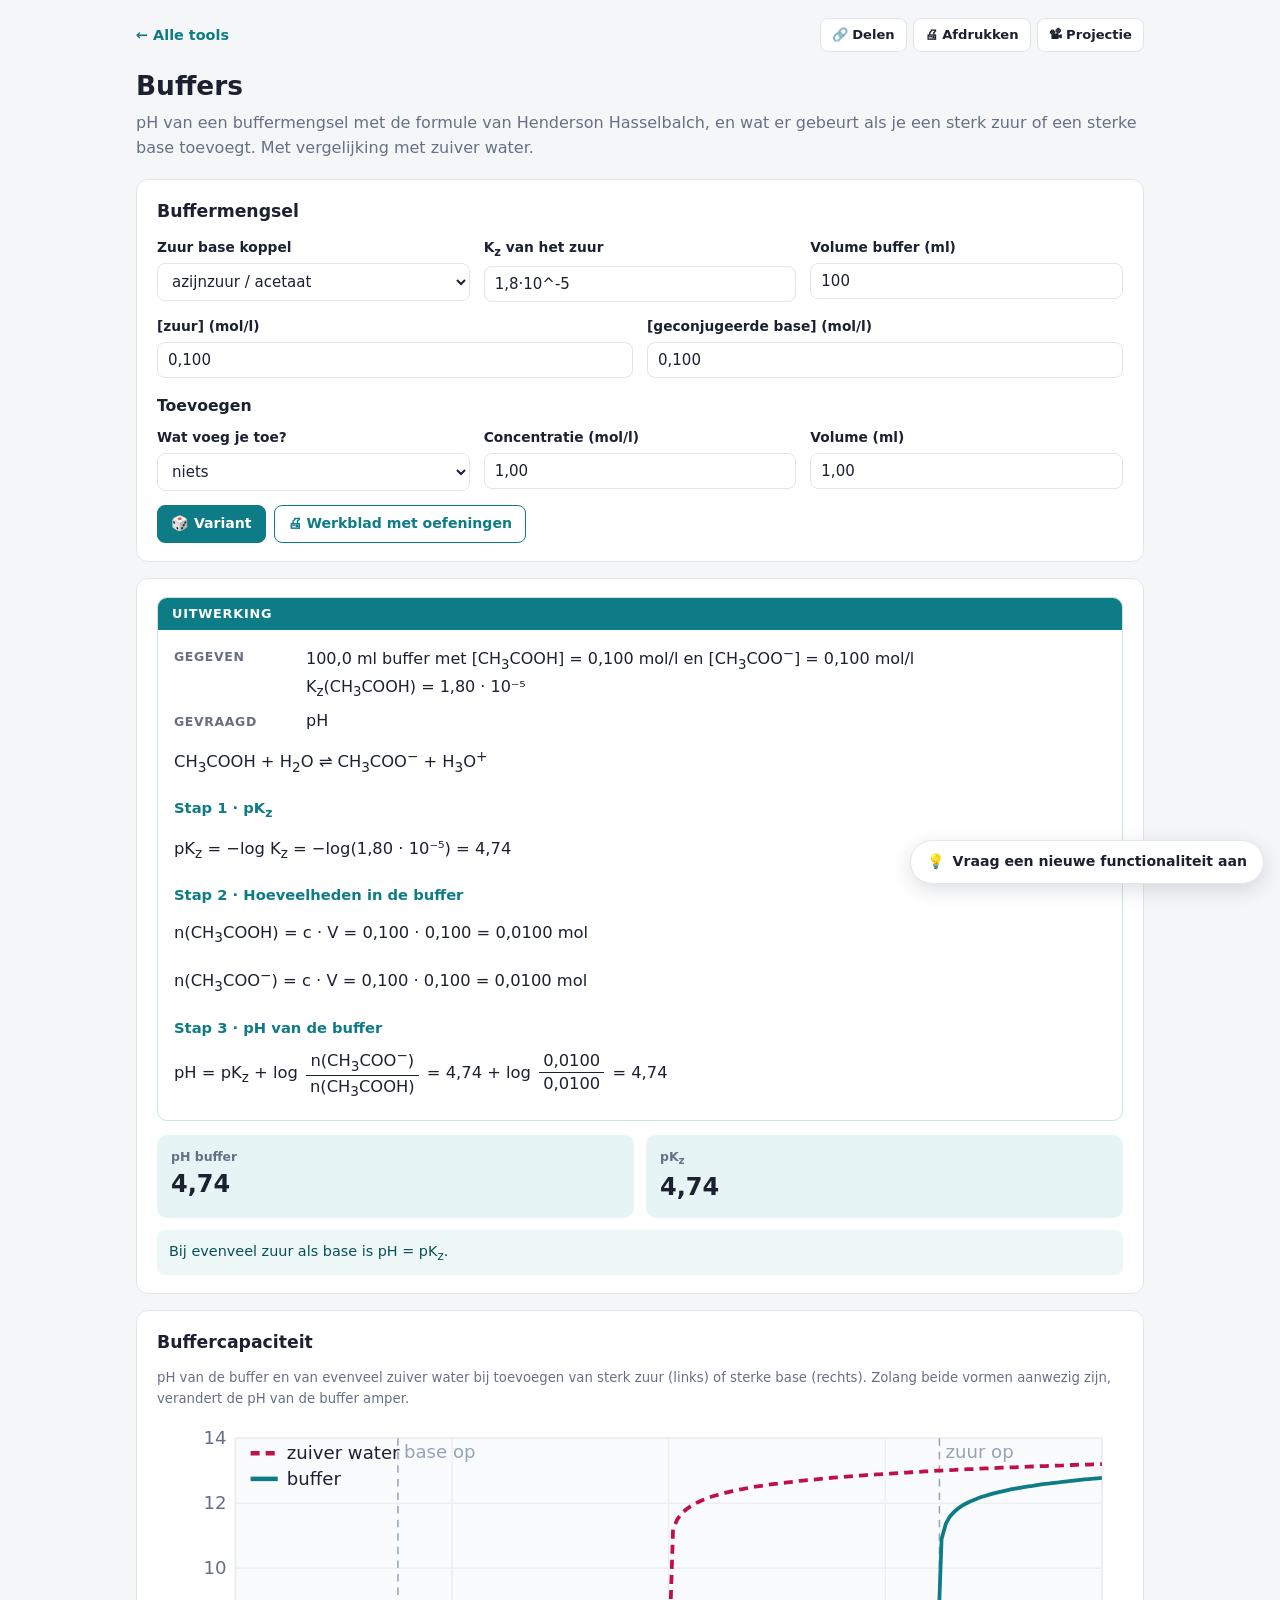
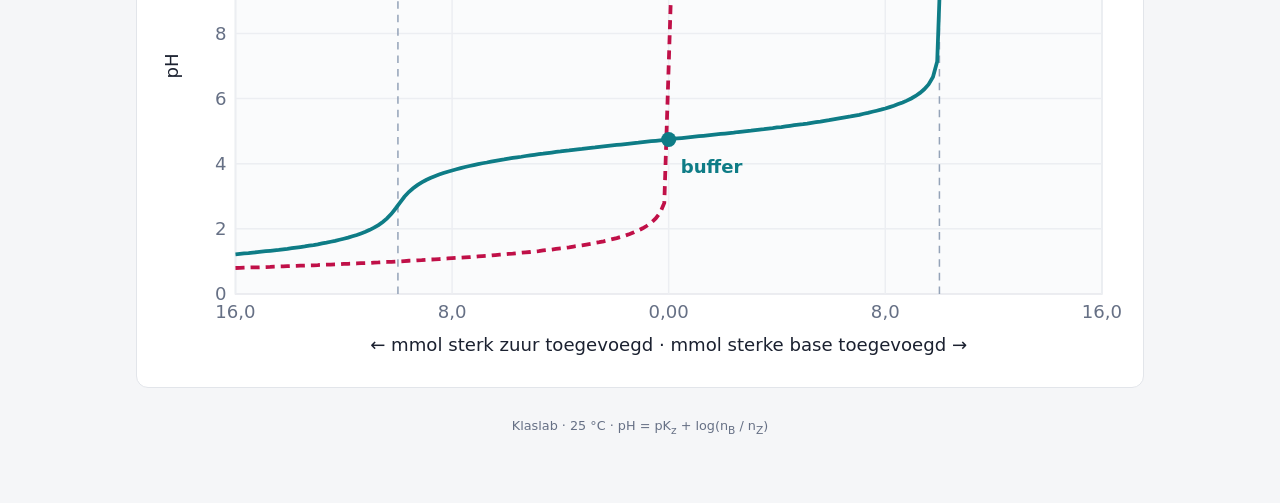
<file: chemie/buffer.html>
<!DOCTYPE html>
<html lang="nl">
<head>
<meta charset="UTF-8">
<meta name="viewport" content="width=device-width, initial-scale=1">
<title>Buffers · Klaslab</title>
<link rel="stylesheet" href="../assets/common.css">
<link rel="stylesheet" href="../assets/personal.css">
<script src="../assets/config.js"></script>
<script src="../assets/profile.js"></script>
</head>
<body>
<main>
  <div id="kl-top"></div>
  <h1>Buffers</h1>
  <p class="sub">pH van een buffermengsel met de formule van Henderson Hasselbalch, en wat er gebeurt als je een sterk zuur of een sterke base toevoegt. Met vergelijking met zuiver water.</p>

  <section class="card no-print">
    <h2>Buffermengsel</h2>
    <div class="grid">
      <div><label for="pair">Zuur base koppel</label><select id="pair"></select></div>
      <div id="kBox"><label for="kz">K<sub>z</sub> van het zuur</label><input id="kz" inputmode="decimal"></div>
      <div><label for="vol">Volume buffer (ml)</label><input id="vol" inputmode="decimal" value="100"></div>
    </div>
    <div class="grid" style="margin-top:14px">
      <div><label for="cz">[zuur] (mol/l)</label><input id="cz" inputmode="decimal" value="0,100"></div>
      <div><label for="cb">[geconjugeerde base] (mol/l)</label><input id="cb" inputmode="decimal" value="0,100"></div>
    </div>
    <h3>Toevoegen</h3>
    <div class="grid">
      <div><label for="addType">Wat voeg je toe?</label><select id="addType"><option value="none">niets</option><option value="acid">sterk zuur (HCl)</option><option value="base">sterke base (NaOH)</option></select></div>
      <div><label for="addC">Concentratie (mol/l)</label><input id="addC" inputmode="decimal" value="1,00"></div>
      <div><label for="addV">Volume (ml)</label><input id="addV" inputmode="decimal" value="1,00"></div>
    </div>
    <div class="btns"><button class="btn pri" id="variant">🎲 Variant</button><button class="btn" id="ws">🖨 Werkblad met oefeningen</button></div>
    <div id="msg"></div>
  </section>

  <section class="card" id="outCard"><div id="out"></div></section>
  <section class="card no-print"><h2>Buffercapaciteit</h2><p class="hint" style="margin:0 0 8px">pH van de buffer en van evenveel zuiver water bij toevoegen van sterk zuur (links) of sterke base (rechts). Zolang beide vormen aanwezig zijn, verandert de pH van de buffer amper.</p><div id="chart"></div></section>
  <footer>Klaslab · 25 °C · pH = pK<sub>z</sub> + log(n<sub>B</sub> / n<sub>Z</sub>)</footer>
</main>
<script src="../assets/qrcode.js"></script>
<script src="../assets/common.js"></script>
<script>
const { fmt, fix, frac, chem, parseNum, KW } = KL;
const $ = id => document.getElementById(id);
const PAIRS = [
  { n: 'azijnzuur / acetaat', Z: 'CH3COOH', B: 'CH3COO-', K: 1.8e-5 },
  { n: 'mierenzuur / formiaat', Z: 'HCOOH', B: 'HCOO-', K: 1.8e-4 },
  { n: 'koolzuur / waterstofcarbonaat', Z: 'H2CO3', B: 'HCO3-', K: 4.3e-7 },
  { n: 'diwaterstoffosfaat / waterstoffosfaat', Z: 'H2PO4-', B: 'HPO4^2-', K: 6.2e-8 },
  { n: 'ammonium / ammoniak', Z: 'NH4+', B: 'NH3', K: 5.6e-10 },
  { n: 'eigen koppel', Z: 'HA', B: 'A-', K: 1e-5 },
];
$('pair').innerHTML = PAIRS.map((p, i) => `<option value="${i}">${p.n}</option>`).join('');
$('kz').value = KL.fmtIn(PAIRS[0].K);
$('pair').onchange = () => { $('kz').value = KL.fmtIn(PAIRS[+$('pair').value].K); run(); };

function phAfter(nZ, nB, K, add, Vtot) {
  // add > 0: mol sterk zuur, add < 0: mol sterke base
  const pK = -Math.log10(K);
  let Z = nZ + add, B = nB - add;
  if (B <= 0) return { pH: -Math.log10((-B) / Vtot || 1e-7), over: 'zuur' };
  if (Z <= 0) return { pH: 14 + Math.log10((-Z) / Vtot), over: 'base' };
  return { pH: pK + Math.log10(B / Z), Z, B };
}
/* Exacte pH (ladingsbalans), voor de grafiek */
function phExact(nZ, nB, K, add, V) {
  const CT = (nZ + nB) / V, b0 = nB / V, sv = add / V;
  const f = h => CT * K / (K + h) - h + KW / h - (b0 - sv);
  return -Math.log10(KL.bisect(f, 1e-15, 10));
}
function water(add, Vtot) { if (add === 0) return 7; return add > 0 ? -Math.log10(add / Vtot) : 14 + Math.log10(-add / Vtot); }

function run() {
  const P = PAIRS[+$('pair').value], K = parseNum($('kz').value), V = parseNum($('vol').value) / 1000;
  const cz = parseNum($('cz').value), cb = parseNum($('cb').value);
  const t = $('addType').value, ac = parseNum($('addC').value), av = parseNum($('addV').value) / 1000;
  const err = [];
  if (!(K > 0 && K < 1)) err.push('Geef een geldige K<sub>z</sub> tussen 0 en 1.');
  if (!(V > 0) || !(cz > 0) || !(cb > 0)) err.push('Vul een positief volume en positieve concentraties in.');
  if (t !== 'none' && (!(ac > 0) || !(av > 0))) err.push('Vul concentratie en volume in van wat je toevoegt.');
  $('msg').innerHTML = err.map(e => `<div class="msg err">${e}</div>`).join('');
  if (err.length) { $('out').innerHTML = ''; return; }
  const Zh = chem(P.Z), Bh = chem(P.B), pK = -Math.log10(K);
  const nZ = cz * V, nB = cb * V;
  const pH0 = pK + Math.log10(nB / nZ);
  let h = `<div class="sol"><div class="head">UITWERKING</div><div class="body">
    <div class="kv"><div class="k">GEGEVEN</div><div>${fix(V * 1000, 1)} ml buffer met [${Zh}] = ${fmt(cz)} mol/l en [${Bh}] = ${fmt(cb)} mol/l<br>K<sub>z</sub>(${Zh}) = ${fmt(K)}</div>
    <div class="k">GEVRAAGD</div><div>pH${t !== 'none' ? ' voor en na toevoegen van ' + fix(av * 1000, 2) + ' ml ' + fmt(ac) + ' mol/l ' + (t === 'acid' ? 'HCl' : 'NaOH') : ''}</div></div>
    <div class="eq">${Zh} + H<sub>2</sub>O ⇌ ${Bh} + H<sub>3</sub>O<sup>+</sup></div>
    <div class="step"><h4>Stap 1 · pK<sub>z</sub></h4><div class="eq">pK<sub>z</sub> = −log K<sub>z</sub> = −log(${fmt(K)}) = ${fix(pK, 2)}</div></div>
    <div class="step"><h4>Stap 2 · Hoeveelheden in de buffer</h4>
      <div class="eq">n(${Zh}) = c · V = ${fmt(cz)} · ${fmt(V)} = ${fmt(nZ)} mol</div>
      <div class="eq">n(${Bh}) = c · V = ${fmt(cb)} · ${fmt(V)} = ${fmt(nB)} mol</div></div>
    <div class="step"><h4>Stap 3 · pH van de buffer</h4>
      <div class="eq">pH = pK<sub>z</sub> + log ${frac(`n(${Bh})`, `n(${Zh})`)} = ${fix(pK, 2)} + log ${frac(fmt(nB), fmt(nZ))} = ${fix(pH0, 2)}</div></div>`;
  const ratio = nB / nZ;
  const notes = [];
  if (ratio < 0.1 || ratio > 10) notes.push(`De verhouding base/zuur is ${fmt(ratio, 2)}. Buiten 0,1 tot 10 werkt een buffer slecht en is de formule minder betrouwbaar.`);
  if (t !== 'none') {
    const n = ac * av, Vt = V + av, add = t === 'acid' ? n : -n;
    const r = phAfter(nZ, nB, K, add, Vt), w = water(add, Vt);
    const reac = t === 'acid' ? `${Bh} + H<sub>3</sub>O<sup>+</sup> → ${Zh} + H<sub>2</sub>O` : `${Zh} + OH<sup>−</sup> → ${Bh} + H<sub>2</sub>O`;
    h += `<div class="step"><h4>Stap 4 · Toevoegen van ${t === 'acid' ? 'sterk zuur' : 'sterke base'}</h4>
      <div class="eq">n(${t === 'acid' ? 'H<sub>3</sub>O<sup>+</sup>' : 'OH<sup>−</sup>'}) = ${fmt(ac)} · ${fmt(av)} = ${fmt(n)} mol</div>
      <div class="eq">Het reageert volledig met de ${t === 'acid' ? 'base' : 'zuur'} van de buffer: ${reac}</div>
      <div class="scroll"><table class="ice"><tr><th></th><th>${Zh}</th><th>${Bh}</th></tr>
        <tr><td class="l">voor (mol)</td><td>${fmt(nZ)}</td><td>${fmt(nB)}</td></tr>
        <tr><td class="l">verandering (mol)</td><td>${t === 'acid' ? '+' : '−'}${fmt(n)}</td><td>${t === 'acid' ? '−' : '+'}${fmt(n)}</td></tr>
        <tr><td class="l">na (mol)</td><td>${r.Z ? fmt(r.Z) : '0'}</td><td>${r.B ? fmt(r.B) : '0'}</td></tr></table></div></div>`;
    if (r.over) {
      h += `<div class="step"><h4>Stap 5 · Buffercapaciteit overschreden</h4>De ${r.over === 'zuur' ? 'base' : 'zuur'}vorm is volledig op. Het overschot ${r.over === 'zuur' ? 'H<sub>3</sub>O<sup>+</sup>' : 'OH<sup>−</sup>'} bepaalt de pH: <div class="eq">pH ≈ ${fix(r.pH, 2)}</div></div>`;
      notes.unshift('<b>De buffercapaciteit is overschreden.</b> Er is meer sterk zuur of base toegevoegd dan de buffer kan opvangen.');
    } else {
      h += `<div class="step"><h4>Stap 5 · Nieuwe pH</h4><div class="eq">pH = ${fix(pK, 2)} + log ${frac(fmt(r.B), fmt(r.Z))} = ${fix(r.pH, 2)}</div></div>`;
    }
    h += `</div></div><div class="result"><div class="big"><div class="lab">pH buffer voor</div><div class="val">${fix(pH0, 2)}</div></div>
      <div class="big"><div class="lab">pH buffer na</div><div class="val">${fix(r.pH, 2)}</div><div class="hint" style="margin:0">verandering ${r.pH - pH0 >= 0 ? '+' : ''}${fix(r.pH - pH0, 2)}</div></div>
      <div class="big" style="background:#fff1f3"><div class="lab">Zelfde toevoeging aan ${fix(V * 1000, 0)} ml water</div><div class="val">${fix(w, 2)}</div><div class="hint" style="margin:0">verandering ${w - 7 >= 0 ? '+' : ''}${fix(w - 7, 2)}</div></div></div>`;
  } else {
    h += `</div></div><div class="result"><div class="big"><div class="lab">pH buffer</div><div class="val">${fix(pH0, 2)}</div></div><div class="big"><div class="lab">pK<sub>z</sub></div><div class="val">${fix(pK, 2)}</div></div></div>`;
  }
  if (Math.abs(nB - nZ) / nZ < 1e-9) notes.push('Bij evenveel zuur als base is pH = pK<sub>z</sub>.');
  h += notes.map(n => `<div class="msg ${n.startsWith('<b>') ? 'note' : 'info'}">${n}</div>`).join('');
  $('out').innerHTML = h;

  // grafiek
  const nmax = Math.max(nZ, nB) * 1.6, pts = [], ptsW = [];
  for (let i = -100; i <= 100; i++) {
    const add = -i / 100 * nmax; // links zuur (positief add), rechts base
    const x = i / 100 * nmax * 1000;
    pts.push([x, phExact(nZ, nB, K, add, V)]); ptsW.push([x, water(add, V)]);
  }
  const marks = [{ x: 0, y: phExact(nZ, nB, K, 0, V), color: '#0e7c86', label: 'buffer', dy: 22 }];
  if (t !== 'none') { const n = ac * av; const x = (t === 'acid' ? -n : n) * 1000; marks.push({ x, y: phExact(nZ, nB, K, t === 'acid' ? n : -n, V), color: '#c01048', label: 'na toevoegen', dy: -12, left: t === 'acid' }); }
  const xm = nmax * 1000;
  $('chart').innerHTML = KL.chart({ x0: -xm, x1: xm, y0: 0, y1: 14, yticks: [0, 2, 4, 6, 8, 10, 12, 14], xticks: [-xm, -xm / 2, 0, xm / 2, xm].map(v => +v.toPrecision(2)),
    xfmt: v => fix(Math.abs(v), Math.abs(v) < 1 ? 2 : 1), xlab: '← mmol sterk zuur toegevoegd · mmol sterke base toegevoegd →', ylab: 'pH',
    series: [{ pts: ptsW, color: '#c01048', dash: true, name: 'zuiver water' }, { pts, color: '#0e7c86', name: 'buffer' }], marks,
    vlines: [{ x: -nB * 1000, color: '#94a3b8', label: 'base op' }, { x: nZ * 1000, color: '#94a3b8', label: 'zuur op' }] });
}
['pair', 'kz', 'vol', 'cz', 'cb', 'addType', 'addC', 'addV'].forEach(id => $(id).addEventListener('input', run));

function randomCase(r) {
  const pi = Math.floor(r() * (PAIRS.length - 1));
  const M = [0.050, 0.100, 0.150, 0.200, 0.250, 0.300, 0.500];
  const cz = KL.pick(r, M), cb = KL.pick(r, M), vol = KL.pick(r, [50, 100, 200, 250]);
  const add = KL.pick(r, ['acid', 'base', 'none']), ac = KL.pick(r, [0.100, 0.500, 1.00]), av = KL.pick(r, [1, 2, 5, 10]);
  return { pi, cz, cb, vol, add, ac, av };
}
function applyCase(c) {
  $('pair').value = c.pi; $('kz').value = KL.fmtIn(PAIRS[c.pi].K); $('cz').value = fmt(c.cz, 3); $('cb').value = fmt(c.cb, 3); $('vol').value = c.vol;
  $('addType').value = c.add; $('addC').value = fmt(c.ac, 3); $('addV').value = fmt(c.av, 3); run();
}
$('variant').onclick = () => applyCase(randomCase(KL.rng(KL.newSeed())));
$('ws').onclick = () => {
  const seed = KL.newSeed(), r = KL.rng(seed), L = [];
  for (let i = 0; i < 6; i++) L.push(randomCase(r));
  const q = c => { const P = PAIRS[c.pi]; return `Een buffer bevat ${c.vol} ml oplossing met [${chem(P.Z)}] = ${fmt(c.cz, 3)} mol/l en [${chem(P.B)}] = ${fmt(c.cb, 3)} mol/l. K<sub>z</sub>(${chem(P.Z)}) = ${fmt(P.K, 2)}. Bereken de pH${c.add !== 'none' ? ` na toevoegen van ${c.av} ml ${fmt(c.ac, 3)} mol/l ${c.add === 'acid' ? 'HCl' : 'NaOH'}` : ''}.`; };
  const ans = c => { const P = PAIRS[c.pi], V = c.vol / 1000, nZ = c.cz * V, nB = c.cb * V, n = c.ac * c.av / 1000; const p0 = -Math.log10(P.K) + Math.log10(nB / nZ); if (c.add === 'none') return `pH = ${fix(p0, 2)}`; const rr = phAfter(nZ, nB, P.K, c.add === 'acid' ? n : -n, V + c.av / 1000); return `pH voor = ${fix(p0, 2)}, na = ${fix(rr.pH, 2)}${rr.over ? ' (buffercapaciteit overschreden)' : ''}`; };
  let h = KL.worksheetHead('Oefeningen buffers', `Reeks #${seed}`) + L.map((c, i) => `<div class="ws-q"><b>${i + 1}.</b> ${q(c)}<div class="ws-lines"></div><div class="ws-lines"></div><div class="ws-lines"></div></div>`).join('');
  h += `<div style="break-before:page"></div><h2>Verbetersleutel</h2>` + L.map((c, i) => `<p><b>${i + 1}.</b> ${ans(c)}</p>`).join('');
  KL.printDoc('Oefeningen buffers', h);
};
KL.toolbar({ share: () => ({ pair: $('pair').value, kz: $('kz').value, vol: $('vol').value, cz: $('cz').value, cb: $('cb').value, t: $('addType').value, ac: $('addC').value, av: $('addV').value }) });
const p = KL.readHash();
if (p.pair) { $('pair').value = p.pair; ['kz', 'vol', 'cz', 'cb'].forEach(k => p[k] && ($(k).value = p[k])); $('addType').value = p.t || 'none'; $('addC').value = p.ac || '1,00'; $('addV').value = p.av || '1,00'; }
run();
</script>
</body>
</html>
</file>
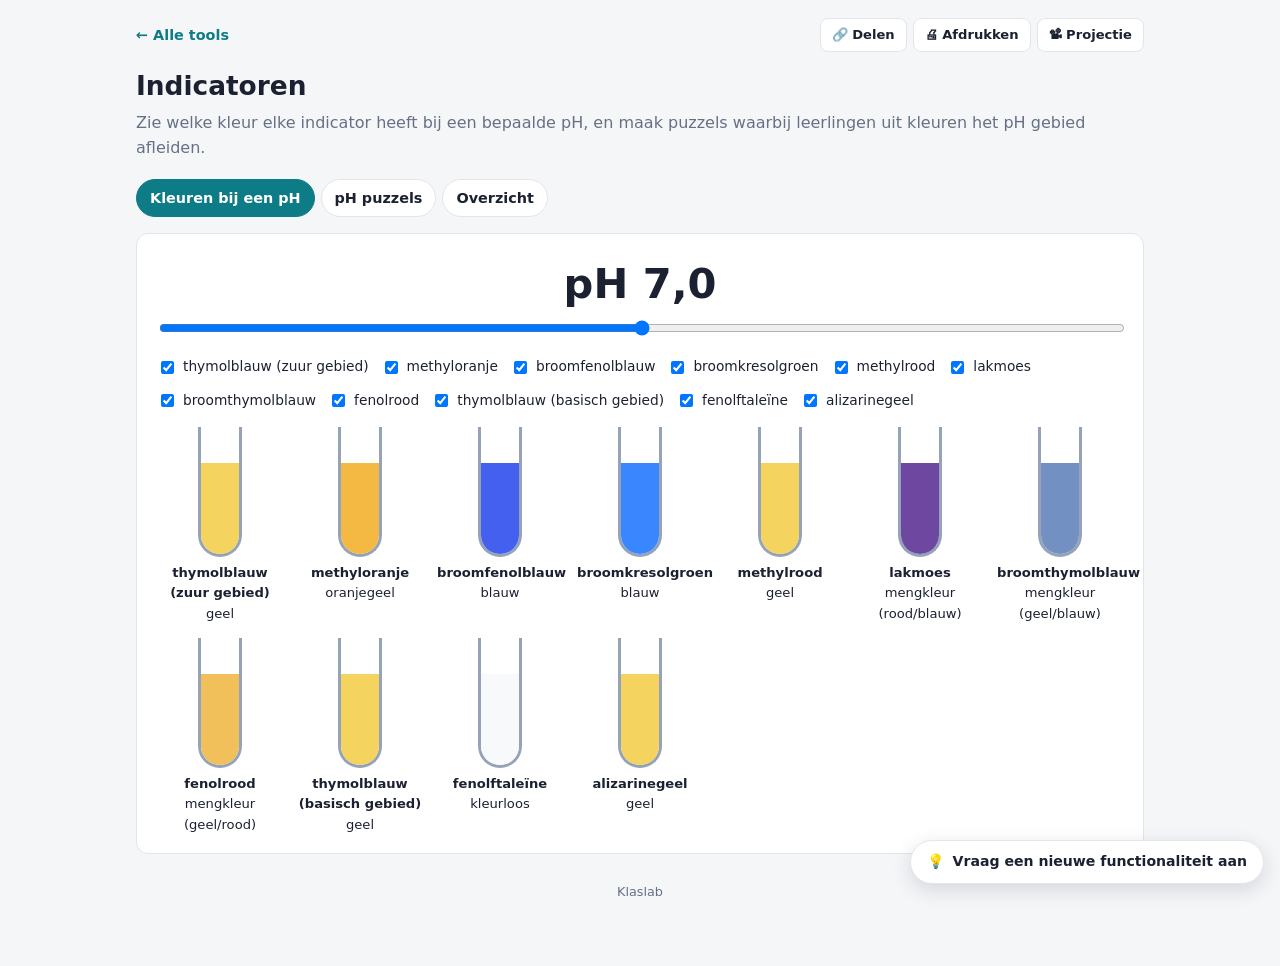
<file: chemie/indicatoren.html>
<!DOCTYPE html>
<html lang="nl">
<head>
<meta charset="UTF-8">
<meta name="viewport" content="width=device-width, initial-scale=1">
<title>Indicatoren · Klaslab</title>
<link rel="stylesheet" href="../assets/common.css">
<link rel="stylesheet" href="../assets/personal.css">
<script src="../assets/config.js"></script>
<script src="../assets/profile.js"></script>
<style>
  .tubes{display:grid;grid-template-columns:repeat(auto-fill,minmax(110px,1fr));gap:14px;margin-top:16px}
  .tube{text-align:center;font-size:.82rem}
  .tube .glass{width:44px;height:130px;margin:0 auto 6px;border:3px solid #94a3b8;border-top:0;border-radius:0 0 22px 22px;position:relative;overflow:hidden;background:#fff}
  .tube .liq{position:absolute;left:0;right:0;bottom:0;height:72%;transition:background .25s}
  .tube b{display:block}
  .bar{height:26px;border-radius:6px;margin:4px 0;position:relative}
  .bar span{position:absolute;top:4px;font-size:.75rem;color:#1b2130}
  .bigph{font-size:2.6rem;font-weight:800;text-align:center}
  .puz{border:1px solid var(--line);border-radius:10px;padding:12px 14px;margin-bottom:10px;background:#fff}
  .sw{display:inline-block;width:16px;height:16px;border-radius:4px;vertical-align:-3px;border:1px solid #0002;margin-right:4px}
</style>
</head>
<body>
<main>
  <div id="kl-top"></div>
  <h1>Indicatoren</h1>
  <p class="sub">Zie welke kleur elke indicator heeft bij een bepaalde pH, en maak puzzels waarbij leerlingen uit kleuren het pH gebied afleiden.</p>
  <div class="tabs no-print"><button data-tab="t1" class="on">Kleuren bij een pH</button><button data-tab="t2">pH puzzels</button><button data-tab="t3">Overzicht</button></div>

  <div id="t1">
    <section class="card">
      <div class="bigph">pH <span id="phv">7,0</span></div>
      <input type="range" id="ph" min="0" max="14" step="0.1" value="7" class="no-print">
      <div class="checks no-print" id="pick" style="display:flex;gap:12px;flex-wrap:wrap;margin-top:12px"></div>
      <div class="tubes" id="tubes"></div>
    </section>
  </div>

  <div id="t2" class="hidden">
    <section class="card no-print">
      <h2>pH puzzels</h2>
      <p class="hint" style="margin:0 0 10px">Een oplossing wordt getest met enkele indicatoren. Uit de kleuren leiden leerlingen af tussen welke pH waarden de oplossing ligt.</p>
      <div class="grid"><div><label for="pn">Aantal puzzels</label><select id="pn"><option>3</option><option selected>5</option><option>8</option></select></div>
        <div><label for="pk">Indicatoren per puzzel</label><select id="pk"><option>2</option><option selected>3</option><option>4</option></select></div></div>
      <div class="btns"><button class="btn pri" id="pgo">🎲 Nieuwe puzzels</button><button class="btn" id="pws">🖨 Werkblad en sleutel</button></div>
    </section>
    <section class="card"><div id="puz"></div></section>
  </div>

  <div id="t3" class="hidden">
    <section class="card"><h2>Omslaggebieden</h2><p class="hint" style="margin:0 0 10px">Waarden uit standaardtabellen; je handboek kan licht afwijken.</p><div id="over"></div></section>
  </div>
  <footer>Klaslab</footer>
</main>
<script src="../assets/qrcode.js"></script>
<script src="../assets/common.js"></script>
<script src="../assets/indicators.js"></script>
<script>
const { fix } = KL;
const $ = id => document.getElementById(id);
const IND = window.INDICATORS;
let chosen = new Set(IND.map((_, i) => i));
$('pick').innerHTML = IND.map((I, i) => `<label style="font-weight:500;display:flex;gap:6px;align-items:center;margin:0"><input type="checkbox" data-i="${i}" checked> ${I.n}</label>`).join('');
$('pick').querySelectorAll('input').forEach(c => c.onchange = () => { c.checked ? chosen.add(+c.dataset.i) : chosen.delete(+c.dataset.i); t1(); });
function t1() {
  const pH = +$('ph').value; $('phv').textContent = fix(pH, 1);
  $('tubes').innerHTML = IND.map((I, i) => !chosen.has(i) ? '' : `<div class="tube"><div class="glass"><div class="liq" style="background:${indColor(I, pH)}"></div></div><b>${I.n}</b>${indName(I, pH)}</div>`).join('');
}
$('ph').oninput = t1;

/* Puzzels */
let puzzles = [], pseed = KL.newSeed();
function makePuzzles() {
  const r = KL.rng(pseed), n = +$('pn').value, k = +$('pk').value;
  puzzles = [];
  for (let t = 0; puzzles.length < n && t < 500; t++) {
    const pH = Math.round((1 + r() * 11) * 10) / 10;
    const set = KL.shuffle(r, IND.map((_, i) => i)).slice(0, k).sort((a, b) => IND[a].lo - IND[b].lo);
    const obs = set.map(i => ({ i, pH: pH, name: indName(IND[i], pH), col: indColor(IND[i], pH) }));
    let lo = 0, hi = 14;
    obs.forEach(o => { const I = IND[o.i]; if (pH <= I.lo) hi = Math.min(hi, I.lo); else if (pH >= I.hi) lo = Math.max(lo, I.hi); else { lo = Math.max(lo, I.lo); hi = Math.min(hi, I.hi); } });
    if (hi - lo > 6) continue; // te weinig informatie
    puzzles.push({ obs, lo, hi, pH });
  }
  render();
}
function render() {
  $('puz').innerHTML = `<h2>Reeks #${pseed}</h2>` + puzzles.map((p, j) => `<div class="puz"><b>${j + 1}.</b> Een oplossing kleurt:
    <ul style="margin:6px 0">${p.obs.map(o => `<li><span class="sw" style="background:${o.col}"></span>${IND[o.i].n}: <b>${o.name}</b></li>`).join('')}</ul>
    <details><summary style="cursor:pointer;color:var(--accent);font-weight:600">Oplossing</summary>
      <p style="margin:6px 0">De pH ligt tussen <b>${fix(p.lo, 1)}</b> en <b>${fix(p.hi, 1)}</b>.</p>
      <ul class="hint" style="margin:0">${p.obs.map(o => { const I = IND[o.i]; return `<li>${I.n}: ${o.pH <= I.lo ? `${I.na} ⇒ pH ≤ ${fix(I.lo, 1)}` : o.pH >= I.hi ? `${I.nb} ⇒ pH ≥ ${fix(I.hi, 1)}` : `mengkleur ⇒ pH tussen ${fix(I.lo, 1)} en ${fix(I.hi, 1)}`}</li>`; }).join('')}</ul></details></div>`).join('');
}
$('pgo').onclick = () => { pseed = KL.newSeed(); makePuzzles(); };
['pn', 'pk'].forEach(id => $(id).onchange = makePuzzles);
$('pws').onclick = () => {
  const table = `<table class="list"><tr><th>Indicator</th><th>Omslaggebied</th><th>Kleur</th></tr>${IND.map(I => `<tr><td>${I.n}</td><td>${fix(I.lo, 1)} tot ${fix(I.hi, 1)}</td><td>${I.na} → ${I.nb}</td></tr>`).join('')}</table>`;
  let h = KL.worksheetHead('pH puzzels met indicatoren', `Reeks #${pseed}`) + table + '<h3>Opdrachten</h3>' + puzzles.map((p, j) => `<div class="ws-q"><b>${j + 1}.</b> Een oplossing kleurt: ${p.obs.map(o => `${IND[o.i].n} <b>${o.name}</b>`).join(', ')}. Tussen welke pH waarden ligt de oplossing?<div class="ws-lines"></div></div>`).join('');
  h += `<div style="break-before:page"></div><h2>Verbetersleutel</h2>` + puzzles.map((p, j) => `<p><b>${j + 1}.</b> pH tussen ${fix(p.lo, 1)} en ${fix(p.hi, 1)}</p>`).join('');
  KL.printDoc('pH puzzels', h);
};

/* Overzicht */
$('over').innerHTML = IND.map(I => `<div style="margin-bottom:8px"><b style="font-size:.88rem">${I.n}</b>
  <div class="bar" style="background:linear-gradient(90deg, ${I.ca} 0%, ${I.ca} ${I.lo / 14 * 100}%, ${I.cb} ${I.hi / 14 * 100}%, ${I.cb} 100%);border:1px solid #0001">
  <span style="left:${I.lo / 14 * 100}%;transform:translateX(-50%)">${fix(I.lo, 1)}</span><span style="left:${I.hi / 14 * 100}%;transform:translateX(-50%)">${fix(I.hi, 1)}</span></div></div>`).join('') +
  `<div class="scale-l"><span>pH 0</span><span>7</span><span>14</span></div>`;

const show = KL.tabs(id => { if (id === 't2' && !puzzles.length) makePuzzles(); });
KL.toolbar({ share: () => ({ ph: $('ph').value }), proj: true });
const p = KL.readHash(); if (p.ph) $('ph').value = p.ph;
t1();
</script>
</body>
</html>
</file>
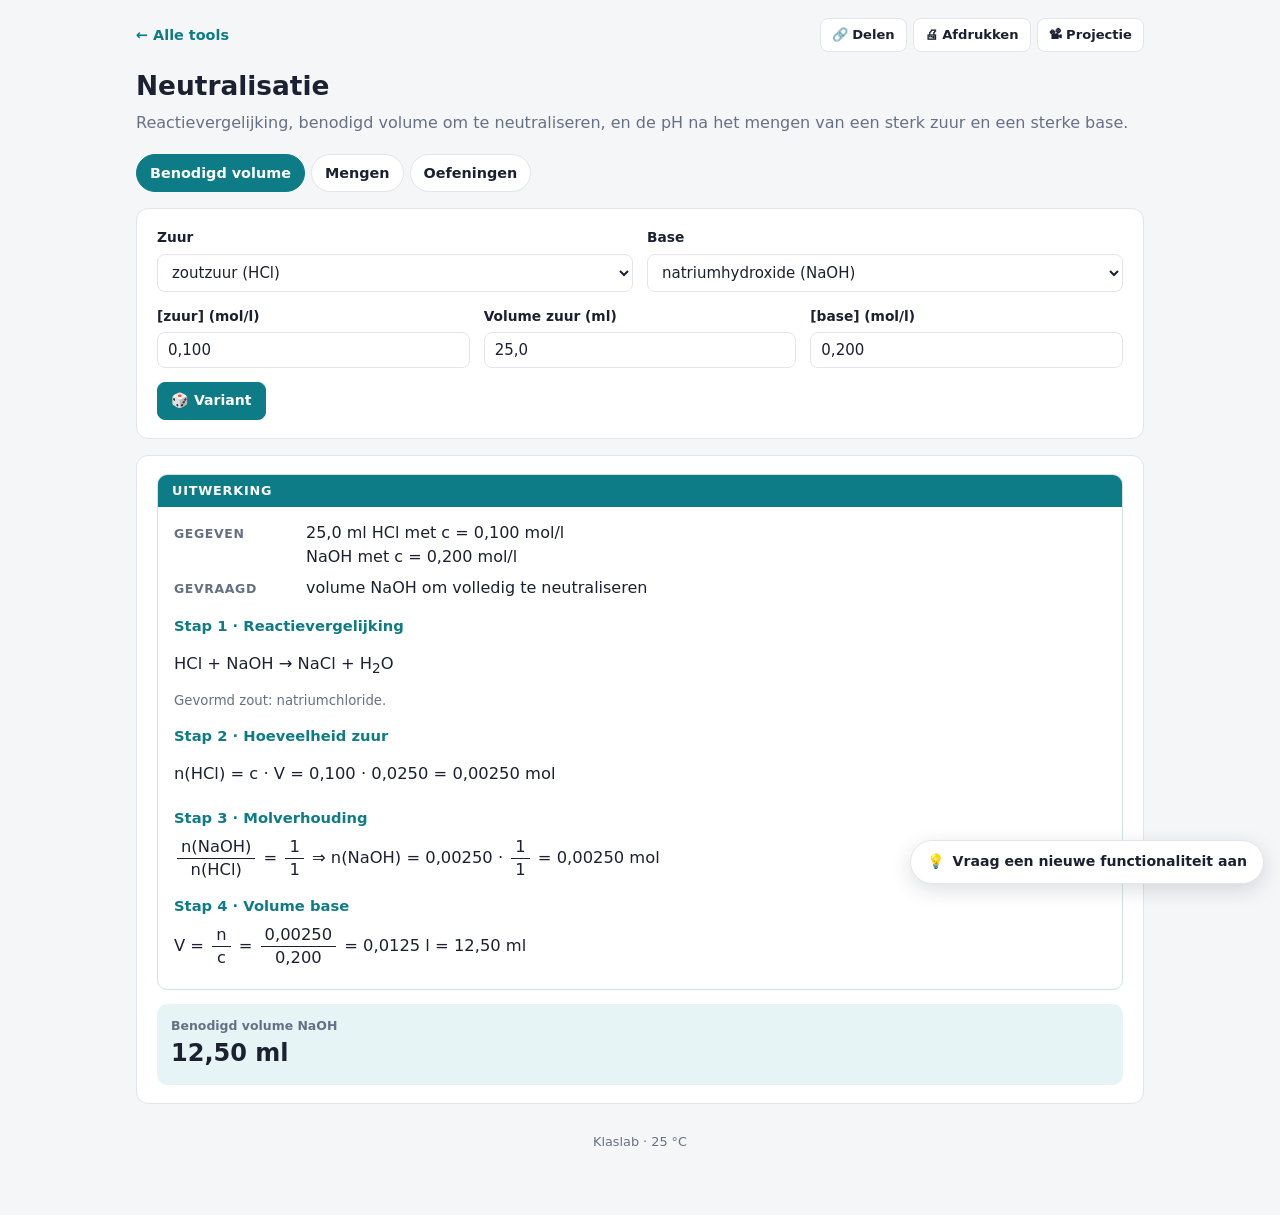
<file: chemie/neutralisatie.html>
<!DOCTYPE html>
<html lang="nl">
<head>
<meta charset="UTF-8">
<meta name="viewport" content="width=device-width, initial-scale=1">
<title>Neutralisatie · Klaslab</title>
<link rel="stylesheet" href="../assets/common.css">
<link rel="stylesheet" href="../assets/personal.css">
<script src="../assets/config.js"></script>
<script src="../assets/profile.js"></script>
</head>
<body>
<main>
  <div id="kl-top"></div>
  <h1>Neutralisatie</h1>
  <p class="sub">Reactievergelijking, benodigd volume om te neutraliseren, en de pH na het mengen van een sterk zuur en een sterke base.</p>
  <div class="tabs no-print"><button data-tab="t1" class="on">Benodigd volume</button><button data-tab="t2">Mengen</button><button data-tab="t3">Oefeningen</button></div>

  <section class="card no-print">
    <div class="grid">
      <div><label for="acid">Zuur</label><select id="acid"></select></div>
      <div><label for="base">Base</label><select id="base"></select></div>
    </div>
    <div class="grid" style="margin-top:14px">
      <div><label for="ca">[zuur] (mol/l)</label><input id="ca" inputmode="decimal" value="0,100"></div>
      <div><label for="va" id="vaLab">Volume zuur (ml)</label><input id="va" inputmode="decimal" value="25,0"></div>
      <div><label for="cb">[base] (mol/l)</label><input id="cb" inputmode="decimal" value="0,200"></div>
      <div id="vbBox"><label for="vb">Volume base (ml)</label><input id="vb" inputmode="decimal" value="10,0"></div>
    </div>
    <div class="btns"><button class="btn pri" id="variant">🎲 Variant</button></div>
    <div id="msg"></div>
  </section>

  <div id="t1"><section class="card"><div id="o1"></div></section></div>
  <div id="t2" class="hidden"><section class="card"><div id="o2"></div></section></div>
  <div id="t3" class="hidden"><section class="card no-print">
    <h2>Oefeningengenerator</h2>
    <div class="grid"><div><label for="gn">Aantal</label><select id="gn"><option>4</option><option selected>6</option><option>10</option></select></div>
      <div><label for="gt">Soort</label><select id="gt"><option value="mix">gemengd</option><option value="vol">benodigd volume</option><option value="mix2">pH na mengen</option></select></div></div>
    <div class="btns"><button class="btn pri" id="ggo">🎲 Nieuwe reeks</button><button class="btn" id="gws">🖨 Werkblad</button><button class="btn" id="gkey">🖨 Verbetersleutel</button></div>
  </section><section class="card"><div id="glist"></div></section></div>
  <footer>Klaslab · 25 °C</footer>
</main>
<script src="../assets/qrcode.js"></script>
<script src="../assets/common.js"></script>
<script>
const { fmt, fix, frac, chem, parseNum } = KL;
const $ = id => document.getElementById(id);
const ACIDS = [
  { f: 'HCl', a: 'Cl', z: 1, an: 'chloride', strong: true, name: 'zoutzuur' },
  { f: 'HNO3', a: 'NO3', z: 1, an: 'nitraat', poly: true, strong: true, name: 'salpeterzuur' },
  { f: 'HBr', a: 'Br', z: 1, an: 'bromide', strong: true, name: 'broomwaterstofzuur' },
  { f: 'H2SO4', a: 'SO4', z: 2, an: 'sulfaat', poly: true, strong: true, name: 'zwavelzuur' },
  { f: 'H3PO4', a: 'PO4', z: 3, an: 'fosfaat', poly: true, strong: false, name: 'fosforzuur' },
  { f: 'CH3COOH', a: 'CH3COO', z: 1, an: 'acetaat', poly: true, strong: false, name: 'azijnzuur', org: true },
];
const BASES = [
  { f: 'NaOH', m: 'Na', z: 1, cn: 'natrium', strong: true, name: 'natriumhydroxide' },
  { f: 'KOH', m: 'K', z: 1, cn: 'kalium', strong: true, name: 'kaliumhydroxide' },
  { f: 'Ca(OH)2', m: 'Ca', z: 2, cn: 'calcium', strong: true, name: 'calciumhydroxide' },
  { f: 'Ba(OH)2', m: 'Ba', z: 2, cn: 'barium', strong: true, name: 'bariumhydroxide' },
  { f: 'NH3', m: 'NH4', z: 1, cn: 'ammonium', strong: false, name: 'ammoniak', nh3: true, poly: true },
];
$('acid').innerHTML = ACIDS.map((a, i) => `<option value="${i}">${a.name} (${KL.chemPlain(a.f)})</option>`).join('');
$('base').innerHTML = BASES.map((b, i) => `<option value="${i}">${b.name} (${KL.chemPlain(b.f)})</option>`).join('');
const gcd = (a, b) => b ? gcd(b, a % b) : a;
const co = n => n > 1 ? n + ' ' : '';
function saltOf(A, B) {
  const l = A.z * B.z / gcd(A.z, B.z), nm = l / B.z, na = l / A.z;
  const cat = nm > 1 ? (B.poly ? `(${chem(B.m)})<sub>${nm}</sub>` : `${chem(B.m)}<sub>${nm}</sub>`) : chem(B.m);
  const an = na > 1 ? (A.poly ? `(${chem(A.a)})<sub>${na}</sub>` : `${chem(A.a)}<sub>${na}</sub>`) : chem(A.a);
  const formula = A.org && nm === 1 && na === 1 ? `${chem(A.a)}${chem(B.m)}` : cat + an;
  return { formula, name: B.cn + A.an, nm, na };
}
/* Kloppende reactievergelijking: x zuur + y base → zout + water */
function equation(A, B) {
  const s = saltOf(A, B);
  const xa = s.na, xb = s.nm;              // aantal zuur en base per formule eenheid zout
  if (B.nh3) return { txt: `${co(xa)}${chem(A.f)} + ${co(xb)}NH<sub>3</sub> → ${s.formula}`, xa, xb, s };
  const water = xa * A.z;
  return { txt: `${co(xa)}${chem(A.f)} + ${co(xb)}${chem(B.f)} → ${s.formula} + ${co(water)}H<sub>2</sub>O`, xa, xb, s };
}
function read() { return { A: ACIDS[+$('acid').value], B: BASES[+$('base').value], ca: parseNum($('ca').value), va: parseNum($('va').value), cb: parseNum($('cb').value), vb: parseNum($('vb').value) }; }
let tab = 't1';
function run() {
  const S = read();
  $('vbBox').classList.toggle('hidden', tab === 't1');
  const err = [];
  if (!(S.ca > 0) || !(S.va > 0) || !(S.cb > 0) || (tab === 't2' && !(S.vb > 0))) err.push('Vul positieve concentraties en volumes in.');
  $('msg').innerHTML = err.map(e => `<div class="msg err">${e}</div>`).join('');
  if (err.length) return;
  $('o1').innerHTML = volSolution(S);
  $('o2').innerHTML = mixSolution(S);
}
function volSolution(S) {
  const E = equation(S.A, S.B), nA = S.ca * S.va / 1000, nB = nA * E.xb / E.xa, vb = nB / S.cb * 1000;
  return `<div class="sol"><div class="head">UITWERKING</div><div class="body">
    <div class="kv"><div class="k">GEGEVEN</div><div>${fix(S.va, 1)} ml ${chem(S.A.f)} met c = ${fmt(S.ca)} mol/l<br>${chem(S.B.f)} met c = ${fmt(S.cb)} mol/l</div>
    <div class="k">GEVRAAGD</div><div>volume ${chem(S.B.f)} om volledig te neutraliseren</div></div>
    <div class="step"><h4>Stap 1 · Reactievergelijking</h4><div class="eq">${E.txt}</div><p class="hint" style="margin:0">Gevormd zout: ${E.s.name}.</p></div>
    <div class="step"><h4>Stap 2 · Hoeveelheid zuur</h4><div class="eq">n(${chem(S.A.f)}) = c · V = ${fmt(S.ca)} · ${fmt(S.va / 1000)} = ${fmt(nA)} mol</div></div>
    <div class="step"><h4>Stap 3 · Molverhouding</h4><div class="eq">${frac(`n(${chem(S.B.f)})`, `n(${chem(S.A.f)})`)} = ${frac(E.xb, E.xa)} ⇒ n(${chem(S.B.f)}) = ${fmt(nA)} · ${frac(E.xb, E.xa)} = ${fmt(nB)} mol</div></div>
    <div class="step"><h4>Stap 4 · Volume base</h4><div class="eq">V = ${frac('n', 'c')} = ${frac(fmt(nB), fmt(S.cb))} = ${fmt(nB / S.cb)} l = ${fix(vb, 2)} ml</div></div>
    </div></div><div class="result"><div class="big"><div class="lab">Benodigd volume ${chem(S.B.f)}</div><div class="val">${fix(vb, 2)} ml</div></div></div>
    ${!S.A.strong || !S.B.strong ? `<div class="msg info">Bij het equivalentiepunt is de oplossing hier niet neutraal: er ontstaat het zout ${E.s.name}${!S.A.strong && S.B.strong ? ', met een basisch anion' : S.A.strong && !S.B.strong ? ', met een zuur kation' : ''}. Bekijk de titratietool voor de pH.</div>` : ''}`;
}
function mixSolution(S) {
  if (!S.A.strong || !S.B.strong) return `<div class="msg note">De pH na het mengen kan de tool hier enkel uitrekenen voor een sterk zuur met een sterke base. Bij een zwak zuur of een zwakke base ontstaat een buffer of een zoutoplossing: gebruik daarvoor de tools <a href="buffer.html">Buffers</a> en <a href="titratie.html">Titratiecurves</a>.</div>`;
  const nH = S.ca * S.va / 1000 * S.A.z, nOH = S.cb * S.vb / 1000 * S.B.z, V = (S.va + S.vb) / 1000;
  const diff = nH - nOH;
  let res, pH;
  if (Math.abs(diff) < 1e-12) { pH = 7; res = 'Evenveel H<sub>3</sub>O<sup>+</sup> als OH<sup>−</sup>: volledig geneutraliseerd, pH = 7,00.'; }
  else if (diff > 0) { const c = diff / V; pH = -Math.log10(c); res = `Overschot H<sub>3</sub>O<sup>+</sup>: <div class="eq">[H<sub>3</sub>O<sup>+</sup>] = ${frac(fmt(diff) + ' mol', fmt(V) + ' l')} = ${fmt(c)} mol/l ⇒ pH = −log(${fmt(c)}) = ${fix(pH, 2)}</div>`; }
  else { const c = -diff / V; pH = 14 + Math.log10(c); res = `Overschot OH<sup>−</sup>: <div class="eq">[OH<sup>−</sup>] = ${frac(fmt(-diff) + ' mol', fmt(V) + ' l')} = ${fmt(c)} mol/l ⇒ pOH = ${fix(-Math.log10(c), 2)} ⇒ pH = ${fix(pH, 2)}</div>`; }
  return `<div class="sol"><div class="head">UITWERKING</div><div class="body">
    <div class="kv"><div class="k">GEGEVEN</div><div>${fix(S.va, 1)} ml ${fmt(S.ca)} mol/l ${chem(S.A.f)} + ${fix(S.vb, 1)} ml ${fmt(S.cb)} mol/l ${chem(S.B.f)}</div><div class="k">GEVRAAGD</div><div>pH van het mengsel</div></div>
    <div class="step"><h4>Stap 1 · Reactie</h4><div class="eq">H<sub>3</sub>O<sup>+</sup> + OH<sup>−</sup> → 2 H<sub>2</sub>O</div></div>
    <div class="step"><h4>Stap 2 · Hoeveelheden</h4>
      <div class="eq">n(H<sub>3</sub>O<sup>+</sup>) = ${S.A.z > 1 ? S.A.z + ' · ' : ''}${fmt(S.ca)} · ${fmt(S.va / 1000)} = ${fmt(nH)} mol</div>
      <div class="eq">n(OH<sup>−</sup>) = ${S.B.z > 1 ? S.B.z + ' · ' : ''}${fmt(S.cb)} · ${fmt(S.vb / 1000)} = ${fmt(nOH)} mol</div></div>
    <div class="step"><h4>Stap 3 · Overschot en totaal volume</h4><div class="eq">V<sub>totaal</sub> = ${fix(S.va, 1)} + ${fix(S.vb, 1)} = ${fix(S.va + S.vb, 1)} ml</div>${res}</div>
    </div></div><div class="result"><div class="big"><div class="lab">pH mengsel</div><div class="val">${fix(pH, 2)}</div></div></div>
    <div class="scale"><div class="mark" style="left:${Math.max(0, Math.min(100, pH / 14 * 100))}%"></div></div><div class="scale-l"><span>0</span><span>7</span><span>14</span></div>`;
}
/* Generator */
let gseed = KL.newSeed(), glist = [];
function gen() {
  const r = KL.rng(gseed), n = +$('gn').value, t = $('gt').value; glist = [];
  for (let i = 0; i < n; i++) {
    const kind = t === 'mix' ? (r() < .5 ? 'vol' : 'mix2') : t;
    const A = kind === 'mix2' ? KL.pick(r, ACIDS.filter(a => a.strong)) : KL.pick(r, ACIDS), B = kind === 'mix2' ? KL.pick(r, BASES.filter(b => b.strong)) : KL.pick(r, BASES);
    const S = { A, B, ca: KL.pick(r, [0.0500, 0.100, 0.150, 0.200, 0.250]), va: KL.pick(r, [10.0, 20.0, 25.0, 50.0]), cb: KL.pick(r, [0.0500, 0.100, 0.200, 0.500]), vb: KL.pick(r, [5.0, 10.0, 15.0, 20.0, 25.0, 30.0]) };
    let q, ans;
    if (kind === 'vol') {
      const E = equation(A, B), vb = S.ca * S.va / 1000 * E.xb / E.xa / S.cb * 1000;
      q = `Hoeveel ml ${fmt(S.cb)} mol/l ${B.name} (${chem(B.f)}) heb je nodig om ${fix(S.va, 1)} ml ${fmt(S.ca)} mol/l ${A.name} (${chem(A.f)}) volledig te neutraliseren? Geef ook de reactievergelijking.`;
      ans = `${E.txt}<br><b>V = ${fix(vb, 2)} ml</b>`; S.kind = 'vol';
    } else {
      const nH = S.ca * S.va / 1000 * A.z, nOH = S.cb * S.vb / 1000 * B.z, V = (S.va + S.vb) / 1000, d = nH - nOH;
      const pH = Math.abs(d) < 1e-12 ? 7 : d > 0 ? -Math.log10(d / V) : 14 + Math.log10(-d / V);
      q = `Je mengt ${fix(S.va, 1)} ml ${fmt(S.ca)} mol/l ${chem(A.f)} met ${fix(S.vb, 1)} ml ${fmt(S.cb)} mol/l ${chem(B.f)}. Bereken de pH van het mengsel.`;
      ans = `<b>pH = ${fix(pH, 2)}</b>`; S.kind = 'mix2';
    }
    glist.push({ S, q, ans });
  }
  $('glist').innerHTML = `<h2>Reeks #${gseed}</h2>` + glist.map((g, i) => `<div style="border:1px solid var(--line);border-radius:10px;padding:12px;margin-bottom:10px"><b>${i + 1}.</b> ${g.q}<details style="margin-top:6px"><summary style="cursor:pointer;color:var(--accent);font-weight:600">Oplossing</summary>${g.S.kind === 'vol' ? volSolution(g.S) : mixSolution(g.S)}</details></div>`).join('');
}
$('ggo').onclick = () => { gseed = KL.newSeed(); gen(); };
['gn', 'gt'].forEach(id => $(id).onchange = gen);
$('gws').onclick = () => KL.printDoc('Oefeningen neutralisatie', KL.worksheetHead('Oefeningen neutralisatie', `Reeks #${gseed}`) + glist.map((g, i) => `<div class="ws-q"><b>${i + 1}.</b> ${g.q}<div class="ws-lines"></div><div class="ws-lines"></div><div class="ws-lines"></div></div>`).join(''));
$('gkey').onclick = () => KL.printDoc('Sleutel neutralisatie', KL.worksheetHead('Verbetersleutel neutralisatie', `Reeks #${gseed}`) + glist.map((g, i) => `<div class="ws-q"><b>${i + 1}.</b> ${g.q}<p>${g.ans}</p>${g.S.kind === 'vol' ? volSolution(g.S) : mixSolution(g.S)}</div>`).join(''));

$('variant').onclick = () => {
  const r = KL.rng(KL.newSeed());
  $('acid').value = Math.floor(r() * ACIDS.length); $('base').value = Math.floor(r() * BASES.length);
  $('ca').value = fmt(KL.pick(r, [0.0500, 0.100, 0.150, 0.200]), 3); $('va').value = fix(KL.pick(r, [10, 20, 25, 50]), 1);
  $('cb').value = fmt(KL.pick(r, [0.0500, 0.100, 0.200, 0.500]), 3); $('vb').value = fix(KL.pick(r, [5, 10, 15, 20, 25]), 1); run();
};
['acid', 'base', 'ca', 'va', 'cb', 'vb'].forEach(id => $(id).addEventListener('input', run));
KL.tabs(id => { tab = id; if (id === 't3' && !glist.length) gen(); run(); });
KL.toolbar({ share: () => ({ tab, acid: $('acid').value, base: $('base').value, ca: $('ca').value, va: $('va').value, cb: $('cb').value, vb: $('vb').value }) });
const p = KL.readHash();
['acid', 'base', 'ca', 'va', 'cb', 'vb'].forEach(k => p[k] && ($(k).value = p[k]));
run();
if (p.tab) document.querySelector(`[data-tab="${p.tab}"]`).click();
</script>
</body>
</html>
</file>
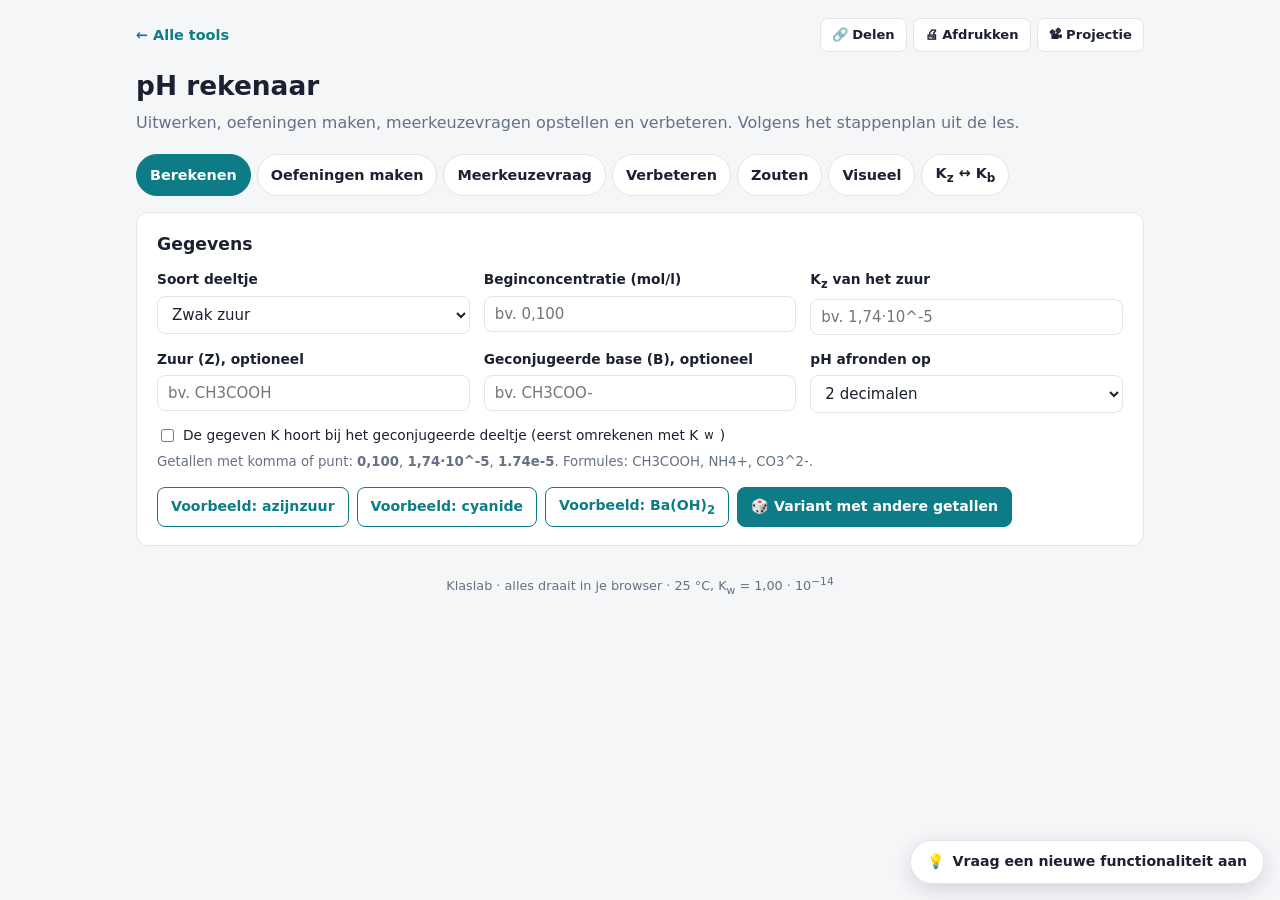
<file: chemie/ph-rekenaar.html>
<!DOCTYPE html>
<html lang="nl">
<head>
<meta charset="UTF-8">
<meta name="viewport" content="width=device-width, initial-scale=1">
<title>pH rekenaar · Klaslab</title>
<link rel="stylesheet" href="../assets/common.css">
<link rel="stylesheet" href="../assets/personal.css">
<script src="../assets/config.js"></script>
<script src="../assets/profile.js"></script>
<style>
  .ex-item{border:1px solid var(--line);border-radius:10px;padding:12px 14px;margin-bottom:10px;background:#fff}
  .ex-item .n{font-weight:800;color:var(--accent);margin-right:6px}
  .ex-item details{margin-top:8px}
  .ex-item summary{cursor:pointer;font-weight:600;color:var(--accent);font-size:.9rem}
  .mini{font-size:.8rem;padding:4px 9px}
  .opt{display:flex;gap:10px;padding:8px 10px;border:1px solid var(--line);border-radius:8px;margin:6px 0;background:#fff}
  .opt.ok{border-color:var(--ok);background:#f2fbf5}
  .opt b{min-width:20px}
  .checks{display:flex;gap:14px;flex-wrap:wrap}
  .checks label{font-weight:500;display:flex;gap:6px;align-items:center;margin:0}
  .quiz-salt{font-size:2rem;font-weight:800;text-align:center;margin:10px 0 2px}
  .quiz-btns{display:flex;gap:10px;justify-content:center;flex-wrap:wrap;margin:14px 0}
  .quiz-btns button{font:inherit;font-weight:700;font-size:1.05rem;padding:12px 22px;border-radius:10px;border:0;color:#fff;cursor:pointer}
  canvas{width:100%;height:auto;display:block;border-radius:10px;background:#fbfcfd;border:1px solid var(--line)}
  .stud-q{border:1px solid var(--line);border-radius:10px;padding:14px;margin-bottom:12px;background:#fff}
  .stud-q .row input{max-width:140px}
  .fb{margin-top:8px}
  .pts input{max-width:70px}
  .pts select{max-width:220px}
  body.proj .tabs,body.proj #t1 .card:first-child{display:none}
</style>
</head>
<body>
<main>
  <div id="kl-top"></div>

  <!-- ================= LEERLINGENWEERGAVE ================= -->
  <div id="studentView" class="hidden">
    <h1>Oefeningen pH</h1>
    <p class="sub">Los elke oefening op en vul je pH in. Je krijgt meteen feedback. Rond af zoals in de les.</p>
    <div class="card" style="display:flex;justify-content:space-between;align-items:center;gap:10px;flex-wrap:wrap">
      <div><b>Score:</b> <span id="sScore">0</span> / <span id="sTotal">0</span></div>
      <div class="hint" style="margin:0">Oefenreeks <span id="sSeed"></span></div>
    </div>
    <div id="sList"></div>
  </div>

  <!-- ================= LEERKRACHTWEERGAVE ================= -->
  <div id="teacherView">
  <h1>pH rekenaar</h1>
  <p class="sub">Uitwerken, oefeningen maken, meerkeuzevragen opstellen en verbeteren. Volgens het stappenplan uit de les.</p>

  <div class="tabs no-print">
    <button data-tab="t1" class="on">Berekenen</button>
    <button data-tab="t2">Oefeningen maken</button>
    <button data-tab="t3">Meerkeuzevraag</button>
    <button data-tab="t4">Verbeteren</button>
    <button data-tab="t5">Zouten</button>
    <button data-tab="t6">Visueel</button>
    <button data-tab="t7">K<sub>z</sub> ↔ K<sub>b</sub></button>
  </div>

  <!-- ===== TAB 1: BEREKENEN ===== -->
  <div id="t1">
    <section class="card no-print">
      <h2>Gegevens</h2>
      <div id="loadedBox" class="msg info hidden" style="margin:0 0 14px"></div>
      <div class="grid">
        <div><label for="kind">Soort deeltje</label>
          <select id="kind"><option value="zz">Zwak zuur</option><option value="zb">Zwakke base</option><option value="sz">Sterk zuur</option><option value="sb">Sterke base</option></select></div>
        <div><label for="conc">Beginconcentratie (mol/l)</label><input id="conc" inputmode="decimal" placeholder="bv. 0,100"></div>
        <div id="kBox"><label for="kval" id="kLab">K<sub>z</sub> van het zuur</label><input id="kval" inputmode="decimal" placeholder="bv. 1,74·10^-5"></div>
        <div id="nBox" class="hidden"><label for="nval">Aantal H<sub>3</sub>O<sup>+</sup> of OH<sup>−</sup> per deeltje</label><select id="nval"><option>1</option><option>2</option><option>3</option></select></div>
      </div>
      <div class="grid" style="margin-top:14px">
        <div><label for="zName">Zuur (Z), optioneel</label><input id="zName" placeholder="bv. CH3COOH"></div>
        <div><label for="bName">Geconjugeerde base (B), optioneel</label><input id="bName" placeholder="bv. CH3COO-"></div>
        <div><label for="dec">pH afronden op</label><select id="dec"><option value="1">1 decimaal</option><option value="2" selected>2 decimalen</option><option value="3">3 decimalen</option></select></div>
      </div>
      <div class="checks" style="margin-top:12px" id="conjBox"><label><input type="checkbox" id="conj"> De gegeven K hoort bij het geconjugeerde deeltje (eerst omrekenen met K<sub>w</sub>)</label></div>
      <p class="hint">Getallen met komma of punt: <b>0,100</b>, <b>1,74·10^-5</b>, <b>1.74e-5</b>. Formules: CH3COOH, NH4+, CO3^2-.</p>
      <div class="btns">
        <button class="btn" data-ex="ac">Voorbeeld: azijnzuur</button>
        <button class="btn" data-ex="cn">Voorbeeld: cyanide</button>
        <button class="btn" data-ex="ba">Voorbeeld: Ba(OH)<sub>2</sub></button>
        <button class="btn pri" id="variantBtn">🎲 Variant met andere getallen</button>
      </div>
      <div id="m1"></div>
    </section>
    <section class="card hidden" id="out1Card">
      <div id="q1" style="font-weight:600;margin-bottom:12px"></div>
      <div id="out1"></div>
      <div id="sig1"></div>
      <div class="btns no-print no-proj">
        <button class="btn" data-go="t3">Maak hier een meerkeuzevraag van</button>
        <button class="btn" data-go="t4">Verbeter een leerlingantwoord</button>
      </div>
    </section>
  </div>

  <!-- ===== TAB 2: OEFENINGEN ===== -->
  <div id="t2" class="hidden">
    <section class="card no-print">
      <h2>Oefeningengenerator</h2>
      <label>Soorten</label>
      <div class="checks" id="gTypes">
        <label><input type="checkbox" value="sz" checked> sterk zuur</label>
        <label><input type="checkbox" value="sb" checked> sterke base</label>
        <label><input type="checkbox" value="zz" checked> zwak zuur</label>
        <label><input type="checkbox" value="zb" checked> zwakke base</label>
        <label><input type="checkbox" value="zout" checked> zout</label>
      </div>
      <div class="grid" style="margin-top:14px">
        <div><label for="gN">Aantal oefeningen</label><select id="gN"><option>4</option><option>6</option><option selected>8</option><option>10</option><option>15</option><option>20</option></select></div>
        <div><label for="gRule">Regel van 1000 (zwakke deeltjes)</label><select id="gRule"><option value="mix">gemengd</option><option value="ja">vereenvoudigen mag altijd</option><option value="nee">altijd vierkantsvergelijking</option></select></div>
        <div><label for="gDec">pH in sleutel afronden op</label><select id="gDec"><option value="1">1 decimaal</option><option value="2" selected>2 decimalen</option></select></div>
      </div>
      <div class="checks" style="margin-top:12px"><label><input type="checkbox" id="gConj"> Soms de K van het geconjugeerde deeltje geven (leerlingen moeten omrekenen)</label></div>
      <div class="btns">
        <button class="btn pri" id="gGo">🎲 Genereer reeks</button>
        <button class="btn" id="gWs">🖨 Werkblad</button>
        <button class="btn" id="gKey">🖨 Verbetersleutel</button>
        <button class="btn" id="gStud">📱 Deel met leerlingen</button>
      </div>
      <p class="hint">Elke reeks heeft een nummer. Met dezelfde instellingen en hetzelfde nummer krijg je exact dezelfde oefeningen, ook bij je leerlingen. Zo kan je een groep A en een groep B maken.</p>
    </section>
    <section class="card"><div class="row" style="justify-content:space-between"><h2 style="margin:0">Reeks <span id="gSeedLab"></span></h2></div><div id="gList" style="margin-top:12px"></div></section>
  </div>

  <!-- ===== TAB 3: MEERKEUZE ===== -->
  <div id="t3" class="hidden">
    <section class="card">
      <h2>Meerkeuzevraag uit denkfouten</h2>
      <p class="hint no-print" style="margin:0 0 12px">De vraag komt uit het tabblad Berekenen (of uit een gegenereerde oefening). De foute opties zijn antwoorden die leerlingen echt uitkomen met een typische denkfout.</p>
      <div id="mcBox"></div>
      <div class="btns no-print">
        <button class="btn pri" id="mcShuffle">🔀 Andere schikking</button>
        <button class="btn" id="mcPrint">🖨 Vraag en sleutel afdrukken</button>
        <button class="btn" id="mcCopy">📋 Kopieer als tekst</button>
      </div>
    </section>
    <section class="card no-print">
      <h2>Alle denkfouten bij deze vraag</h2>
      <div class="scroll"><table class="list" id="mcAll"></table></div>
    </section>
    <section class="card no-print">
      <h2>Controleer je eigen antwoordopties</h2>
      <p class="hint" style="margin:0 0 10px">Vul de pH waarden van je eigen opties in. De tool zegt welke denkfout erbij hoort en of opties te dicht bij elkaar liggen.</p>
      <div class="grid"><div><label>A</label><input class="own" inputmode="decimal"></div><div><label>B</label><input class="own" inputmode="decimal"></div><div><label>C</label><input class="own" inputmode="decimal"></div><div><label>D</label><input class="own" inputmode="decimal"></div></div>
      <div id="ownOut"></div>
    </section>
  </div>

  <!-- ===== TAB 4: VERBETEREN ===== -->
  <div id="t4" class="hidden">
    <section class="card">
      <h2>Foutdiagnose</h2>
      <div id="vQ" style="font-weight:600;margin-bottom:10px"></div>
      <div class="grid"><div><label for="vAns">Antwoord van de leerling (pH)</label><input id="vAns" inputmode="decimal" placeholder="bv. 4,76"></div></div>
      <div id="vOut"></div>
    </section>
    <section class="card">
      <h2>Puntenverdeling per stap</h2>
      <p class="hint" style="margin:0 0 10px">Een <b>volgfout</b> is een stap die juist verder rekent met een eerder fout resultaat. Die krijgt de volle punten, zodat een leerling niet twee keer gestraft wordt voor dezelfde fout.</p>
      <div class="scroll"><table class="list pts" id="ptsTable"></table></div>
      <div class="btns no-print"><button class="btn" id="ptsAuto">Invullen op basis van de diagnose</button><button class="btn" id="ptsCopy">📋 Kopieer feedback</button></div>
      <div id="ptsOut"></div>
    </section>
  </div>

  <!-- ===== TAB 5: ZOUTEN ===== -->
  <div id="t5" class="hidden">
    <section class="card no-print">
      <h2>Zout kiezen</h2>
      <div class="grid">
        <div><label for="cat">Positief ion</label><select id="cat"></select></div>
        <div><label for="an">Negatief ion</label><select id="an"></select></div>
        <div><label for="sconc">Concentratie zout (mol/l), optioneel</label><input id="sconc" inputmode="decimal" placeholder="bv. 0,100"></div>
      </div>
      <div id="kEdit" class="grid" style="margin-top:14px"></div>
      <p class="hint">K waarden bij 25 °C. Ze kunnen licht verschillen van je handboek; pas ze gerust aan.</p>
    </section>
    <section class="card"><div id="out5"></div></section>
    <section class="card">
      <h2>Zout raden <span class="hint">· klasspel</span></h2>
      <p class="hint" style="margin:0">Projecteer het zout, laat de klas stemmen en toon dan de uitleg.</p>
      <div id="quiz"></div>
    </section>
  </div>

  <!-- ===== TAB 6: VISUEEL ===== -->
  <div id="t6" class="hidden">
    <section class="card">
      <h2>Sterk en zwak zuur in het bekerglas</h2>
      <div class="grid no-print">
        <div><label>Concentratie: <span id="vcLab"></span> mol/l</label><input type="range" id="vc" min="-5" max="-0.5" step="0.1" value="-1"></div>
        <div><label>K<sub>z</sub> van het zwakke zuur: <span id="vkLab"></span></label><input type="range" id="vk" min="-10" max="-1" step="0.1" value="-4.74"></div>
      </div>
      <canvas id="beaker" width="960" height="420" style="margin-top:14px"></canvas>
      <div id="beakerInfo"></div>
    </section>
    <section class="card">
      <h2>Wat doet verdunnen met de pH?</h2>
      <p class="hint" style="margin:0 0 8px">Exacte pH, met de protolyse van water erbij. Een sterk zuur stijgt 1 pH eenheid per 10 keer verdunnen, een zwak zuur ongeveer 0,5. Geen enkel zuur wordt basisch door te verdunnen.</p>
      <div id="dilChart"></div>
      <div class="scroll"><table class="list" id="dilTable" style="margin-top:10px"></table></div>
    </section>
  </div>

  <!-- ===== TAB 7: OMREKENEN ===== -->
  <div id="t7" class="hidden">
    <section class="card">
      <h2>K<sub>z</sub>, K<sub>b</sub>, pK<sub>z</sub> en pK<sub>b</sub></h2>
      <div class="grid">
        <div><label for="cvWhat">Ik ken</label><select id="cvWhat"><option value="kz">Kz van het zuur</option><option value="kb">Kb van de base</option><option value="pkz">pKz</option><option value="pkb">pKb</option></select></div>
        <div><label for="cvVal">Waarde</label><input id="cvVal" inputmode="decimal" placeholder="bv. 6,2·10^-10"></div>
      </div>
      <p class="hint">Voor een geconjugeerd zuur basepaar geldt K<sub>z</sub> · K<sub>b</sub> = K<sub>w</sub> = 1,00 · 10<sup>−14</sup> (25 °C), dus pK<sub>z</sub> + pK<sub>b</sub> = 14.</p>
      <div id="out7"></div>
    </section>
    <section class="card">
      <h2>Tabel met K waarden</h2>
      <p class="hint" style="margin:0 0 8px">Waarden bij 25 °C uit standaardtabellen. Je handboek kan licht afwijken.</p>
      <div class="scroll"><table class="list" id="ktable"></table></div>
    </section>
  </div>
  </div>

  <footer>Klaslab · alles draait in je browser · 25 °C, K<sub>w</sub> = 1,00 · 10<sup>−14</sup></footer>
</main>

<script src="../assets/qrcode.js"></script>
<script src="../assets/common.js"></script>
<script src="../assets/ph-core.js"></script>
<script>
const { fmt, fix, chem, parseNum, KW, H3O, OH } = KL;
const $ = id => document.getElementById(id);
let curTab = 't1';
let loadedEx = null;   // oefening uit generator of zouten
let curEx = null;      // huidige oefening (voor meerkeuze en verbeteren)

/* ---------------- Tab 1 ---------------- */
function exFromForm() {
  const kind = $('kind').value, weak = kind[0] === 'z', acid = kind[1] === 'z';
  const c = parseNum($('conc').value), Kin = parseNum($('kval').value), conj = weak && $('conj').checked;
  const err = [];
  if ($('conc').value && !(c > 0)) err.push('De concentratie is geen geldig positief getal.');
  if (weak && $('kval').value && !(Kin > 0)) err.push('De K waarde is geen geldig positief getal.');
  if (weak && !conj && Kin >= 1) err.push('Een K waarde van 1 of meer hoort bij een sterk zuur of een sterke base.');
  if (!(c > 0) || (weak && !(Kin > 0)) || err.length) return { err };
  const ex = { kind, c, cStr: $('conc').value.trim(), K: conj ? KW / Kin : Kin, KStr: $('kval').value.trim(), n: +$('nval').value,
    Z: $('zName').value.trim() || null, B: $('bName').value.trim() || null };
  if (conj) { ex.conj = true; ex.Kgiven = Kin; }
  ex.name = 'het ' + (acid ? 'zuur' : 'base');
  return { ex, err };
}
function questionFor(ex) {
  if (ex.q) return ex.q;
  const acid = PH.isAcid(ex), weak = PH.isWeak(ex);
  const f = acid ? (ex.Z ? chem(ex.Z) : '') : (ex.B ? chem(ex.B) : '');
  const soort = weak ? (acid ? 'zwak zuur' : 'zwakke base') : (acid ? 'sterk zuur' : 'sterke base');
  let q = `Bereken de pH van een oplossing van ${ex.cStr || fmt(ex.c)} mol/l ${f || 'van een ' + soort}${f ? ` (${soort})` : ''}.`;
  if (weak) q += ex.conj ? ` Gegeven: K${acid ? '<sub>b</sub>' : '<sub>z</sub>'}${acid ? (ex.B ? `(${chem(ex.B)})` : '') : (ex.Z ? `(${chem(ex.Z)})` : '')} = ${fmt(ex.Kgiven)}.`
                         : ` Gegeven: K${acid ? '<sub>z</sub>' : '<sub>b</sub>'}${f ? `(${f})` : ''} = ${fmt(ex.K)}.`;
  return q;
}
function run1() {
  const kind = $('kind').value, weak = kind[0] === 'z', acid = kind[1] === 'z';
  $('kBox').classList.toggle('hidden', !weak);
  $('conjBox').classList.toggle('hidden', !weak);
  $('nBox').classList.toggle('hidden', weak);
  $('kLab').innerHTML = $('conj').checked ? (acid ? 'K<sub>b</sub> van de geconjugeerde base' : 'K<sub>z</sub> van het geconjugeerde zuur') : (acid ? 'K<sub>z</sub> van het zuur' : 'K<sub>b</sub> van de base');
  let ex;
  if (loadedEx) { ex = loadedEx; $('m1').innerHTML = ''; }
  else {
    const r = exFromForm();
    $('m1').innerHTML = r.err.map(e => `<div class="msg err">${e}</div>`).join('');
    ex = r.ex;
  }
  if (!ex) { $('out1Card').classList.add('hidden'); curEx = null; refreshDependents(); return; }
  curEx = ex;
  const dec = +$('dec').value;
  $('q1').innerHTML = questionFor(ex);
  $('out1').innerHTML = PH.solve(ex, { dec });
  const exp = PH.expectedDecimals(ex);
  $('sig1').innerHTML = exp && exp !== dec && exp <= 4
    ? `<div class="msg note no-proj">Beduidende cijfers: de gegevens hebben ${exp} beduidende cijfer${exp > 1 ? 's' : ''}, dus de pH krijgt ${exp} decimale${exp > 1 ? 'n' : ''}. <button class="btn mini" id="decFix">Afronden op ${exp}</button></div>`
    : (exp ? `<div class="msg ok no-proj">Beduidende cijfers: ${exp} in de gegevens, dus ${exp} decimale${exp > 1 ? 'n' : ''} in de pH. ✓</div>` : '');
  const df = $('decFix'); if (df) df.onclick = () => { $('dec').value = Math.min(3, exp); run1(); };
  $('out1Card').classList.remove('hidden');
  refreshDependents();
}
function loadEx(ex, note) {
  loadedEx = ex;
  $('loadedBox').innerHTML = `${note || 'Oefening geladen'}: ${ex.q || ''} <button class="btn mini" id="unload" style="margin-left:6px">Terug naar eigen invoer</button>`;
  $('loadedBox').classList.remove('hidden');
  $('unload').onclick = () => { loadedEx = null; $('loadedBox').classList.add('hidden'); run1(); };
  run1();
}
const EX = {
  ac: { kind: 'zz', conc: '0,100', kval: '1,74·10^-5', zName: 'CH3COOH', bName: 'CH3COO-' },
  cn: { kind: 'zb', conc: '0,00100', kval: '2,00·10^-5', zName: 'HCN', bName: 'CN-' },
  ba: { kind: 'sb', conc: '0,0100', kval: '', zName: '', bName: 'Ba(OH)2', nval: '2' },
};
function setForm(o) { loadedEx = null; $('loadedBox').classList.add('hidden'); $('conj').checked = !!o.conj; Object.keys(o).forEach(k => { if ($(k) && k !== 'conj') $(k).value = o[k]; }); run1(); }
function variant() {
  const r = KL.rng(KL.newSeed());
  if (loadedEx) {
    const ex = PH.generate(r, { types: [loadedEx.type || (loadedEx.salt ? 'zout' : loadedEx.kind)], rule: 'mix', conj: !!loadedEx.conj });
    if (ex) loadEx(ex, 'Variant');
    return;
  }
  const res = exFromForm(); if (!res.ex) return;
  const ex = res.ex, weak = PH.isWeak(ex), wantOk = weak ? ex.c / ex.K >= 1000 : null;
  const M = [1.00, 1.50, 2.00, 2.50, 3.00, 4.00, 5.00, 6.00, 7.50, 8.00];
  for (let i = 0; i < 300; i++) {
    const e = Math.floor(Math.log10(ex.c)) + (r() < .5 ? 0 : (r() < .5 ? -1 : 1));
    const c = KL.pick(r, M) * Math.pow(10, Math.min(-1, e));
    if (Math.abs(c - ex.c) / ex.c < 0.01) continue;
    if (weak && (c / ex.K >= 1000) !== wantOk) continue;
    $('conc').value = KL.fmtIn(c, 3);
    run1(); return;
  }
}

/* ---------------- Tab 2: generator ---------------- */
let gSeed = KL.newSeed(), gEx = [];
function gOpts() {
  return { types: [...document.querySelectorAll('#gTypes input:checked')].map(i => i.value), rule: $('gRule').value, conj: $('gConj').checked, n: +$('gN').value };
}
function genList(seed, o) {
  const r = KL.rng(seed), L = [];
  const seen = new Set();
  for (let i = 0, t = 0; L.length < o.n && t < o.n * 20; t++) { const ex = PH.generate(r, o); if (ex && !seen.has(ex.q)) { seen.add(ex.q); L.push(ex); } }
  return L;
}
function run2() {
  const o = gOpts();
  if (!o.types.length) { $('gList').innerHTML = '<div class="msg err">Kies minstens één soort.</div>'; return; }
  gEx = genList(gSeed, o);
  const dec = +$('gDec').value;
  $('gSeedLab').textContent = '#' + gSeed;
  $('gList').innerHTML = gEx.map((ex, i) => `<div class="ex-item"><span class="n">${i + 1}.</span>${ex.q}
    <div class="row" style="margin-top:6px"><span class="hint" style="margin:0">Antwoord: <b>pH = ${fix(PH.compute(ex).pH, dec)}</b></span>
      <button class="btn mini" data-load="${i}">Open in Berekenen</button><button class="btn mini" data-mc="${i}">Meerkeuzevraag</button><button class="btn mini" data-corr="${i}">Verbeteren</button></div>
    <details><summary>Uitwerking</summary>${PH.solve(ex, { dec })}</details></div>`).join('');
  $('gList').querySelectorAll('[data-load]').forEach(b => b.onclick = () => { loadEx(gEx[+b.dataset.load], `Oefening ${+b.dataset.load + 1}`); showTab('t1'); });
  $('gList').querySelectorAll('[data-mc]').forEach(b => b.onclick = () => { loadEx(gEx[+b.dataset.mc], `Oefening ${+b.dataset.mc + 1}`); showTab('t3'); });
  $('gList').querySelectorAll('[data-corr]').forEach(b => b.onclick = () => { loadEx(gEx[+b.dataset.corr], `Oefening ${+b.dataset.corr + 1}`); showTab('t4'); });
}
function studentLink() {
  const o = gOpts();
  return KL.linkFor({ leerling: 1, seed: gSeed, n: o.n, t: o.types.join('.'), r: o.rule, k: o.conj ? 1 : 0, d: $('gDec').value });
}
function printWorksheet(key) {
  const dec = +$('gDec').value;
  let h = KL.worksheetHead(key ? 'Verbetersleutel pH' : 'Oefeningen pH', `Reeks #${gSeed} · ${gEx.length} oefeningen`);
  h += gEx.map((ex, i) => `<div class="ws-q"><b>${i + 1}.</b> ${ex.q}
    ${key ? `<div style="margin-top:6px"><b>pH = ${fix(PH.compute(ex).pH, dec)}</b></div>${PH.solve(ex, { dec })}` : '<div class="ws-lines"></div><div class="ws-lines"></div><div class="ws-lines"></div><div class="ws-lines"></div><div style="text-align:right;margin-top:6px">pH = ..........</div>'}</div>`).join('');
  KL.printDoc(key ? 'Verbetersleutel pH' : 'Oefeningen pH', h);
}

/* ---------------- Leerlingenweergave ---------------- */
function studentMode(p) {
  $('teacherView').classList.add('hidden');
  $('studentView').classList.remove('hidden');
  document.querySelector('.kl-bar') && (document.querySelector('.kl-bar').style.display = 'none');
  const o = { n: +p.n || 8, types: (p.t || 'sz.sb.zz.zb.zout').split('.'), rule: p.r || 'mix', conj: p.k === '1' };
  const dec = +p.d || 2;
  const L = genList(+p.seed, o);
  $('sSeed').textContent = '#' + p.seed; $('sTotal').textContent = L.length;
  const done = new Set();
  $('sList').innerHTML = L.map((ex, i) => `<div class="stud-q"><b>${i + 1}.</b> ${ex.q}
    <div class="row" style="margin-top:10px"><span>pH =</span><input data-i="${i}" inputmode="decimal" placeholder="${dec === 1 ? '0,0' : '0,00'}"><button class="btn pri mini" data-c="${i}">Controleer</button><button class="btn mini" data-s="${i}">Toon uitwerking</button></div>
    <div class="fb" id="fb${i}"></div><div id="so${i}"></div></div>`).join('');
  const check = i => {
    const v = $('sList').querySelector(`input[data-i="${i}"]`).value;
    const d = PH.diagnose(L[i], v);
    let h;
    if (!d) h = '<div class="msg err">Vul een getal in.</div>';
    else if (d.correct) {
      h = `<div class="msg ok"><b>Juist!</b> pH = ${fix(d.ok.pH, dec)}.${d.d !== d.expected ? ` Let wel op de afronding: met ${d.expected} beduidende cijfers in de gegevens hoort de pH ${d.expected} decimale${d.expected > 1 ? 'n' : ''} te hebben.` : ''}</div>`;
      if (!done.has(i)) { done.add(i); $('sScore').textContent = done.size; }
    } else if (d.hits.length) h = `<div class="msg note"><b>Nog niet juist.</b> Tip: ${hintFor(d.hits[0])}</div>`;
    else h = '<div class="msg note"><b>Nog niet juist.</b> Controleer je berekening stap voor stap.</div>';
    $('fb' + i).innerHTML = h;
  };
  $('sList').querySelectorAll('[data-c]').forEach(b => b.onclick = () => check(+b.dataset.c));
  $('sList').querySelectorAll('input').forEach(inp => inp.addEventListener('keydown', e => { if (e.key === 'Enter') check(+inp.dataset.i); }));
  $('sList').querySelectorAll('[data-s]').forEach(b => b.onclick = () => { const i = +b.dataset.s; $('so' + i).innerHTML = PH.solve(L[i], { dec }); });
}
function hintFor(h) {
  const T = {
    poh: 'je hebt de pOH berekend. Vergeet niet pH = 14 − pOH.',
    sterk: 'is dit deeltje sterk of zwak? Een zwak deeltje protolyseert maar gedeeltelijk.',
    verw: 'controleer de regel van 1000. Mag je x hier wel verwaarlozen?',
    kc: 'kijk nog eens naar stap 3: uit x² = K · c volgt x = √(K · c).',
    conj: 'de gegeven K hoort bij het geconjugeerde deeltje. Reken eerst om met K<sub>z</sub> · K<sub>b</sub> = K<sub>w</sub>.',
    kzkb: 'gebruik je wel de juiste K: K<sub>z</sub> of K<sub>b</sub>?',
    pk: 'pH = pK<sub>z</sub> geldt enkel bij een buffer. Hier moet je het stappenplan volgen.',
    sterk_poh: 'is dit deeltje sterk of zwak? En vergeet niet pH = 14 − pOH.',
    verkeerdK: 'reageert dit deeltje als zuur of als base? Bij een base bereken je eerst [OH⁻].',
    n: 'hoeveel H₃O⁺ of OH⁻ ionen levert één deeltje?',
    ndiv: 'hoeveel H₃O⁺ of OH⁻ ionen levert één deeltje? Vermenigvuldig met dat aantal.',
    base: 'is dit een zuur of een base? Bij een zuur is pH = −log[H₃O⁺].',
    count: 'hoeveel van de reagerende ionen ontstaan per formule eenheid van het zout?',
    ln: 'gebruik log (grondtal 10), niet ln.',
    min: 'vergeet het minteken niet: pH = −log[H₃O⁺].',
  };
  return T[h.id] || h.desc;
}

/* ---------------- Tab 3: meerkeuze ---------------- */
let mcSeed = 1, mc = null;
function run3() {
  if (!curEx) { $('mcBox').innerHTML = '<div class="msg note">Vul eerst een oefening in bij Berekenen, of kies er een uit de generator.</div>'; $('mcAll').innerHTML = ''; return; }
  const dec = +$('dec').value;
  mc = PH.buildMC(curEx, KL.rng(mcSeed), dec);
  const q = questionFor(curEx);
  let h = `<div style="font-weight:600;margin-bottom:8px">${q}</div>`;
  h += mc.opts.map((o, i) => `<div class="opt"><b>${'ABCD'[i]}.</b><span>pH = ${o.txt}</span></div>`).join('');
  h += `<h3>Sleutel en verantwoording</h3>`;
  h += mc.opts.map((o, i) => `<div class="opt ${o.id === 'ok' ? 'ok' : ''}"><b>${'ABCD'[i]}.</b><span>${o.id === 'ok' ? '<b>Juist.</b> ' : '<b>Fout:</b> ' + o.name + '. '}${o.desc}</span></div>`).join('');
  if (mc.opts.some(o => o.id === 'gok')) h += '<div class="msg note">Er waren te weinig verschillende denkfouten, dus minstens één optie is een opvulantwoord. Pas eventueel de getallen aan.</div>';
  $('mcBox').innerHTML = h;
  const r = PH.compute(curEx);
  $('mcAll').innerHTML = '<tr><th>Denkfout</th><th>pH</th><th>Bruikbaar?</th><th>Uitleg</th></tr>' + mc.all.map(v => {
    const same = v.id !== 'ok' && Math.abs(v.pH - r.pH) < 0.05;
    return `<tr><td><b>${v.name}</b></td><td>${fix(v.pH, dec)}</td><td>${v.id === 'ok' ? '<span class="chip c-ok">juist</span>' : same ? '<span class="chip c-warn">valt samen met juist</span>' : v.real ? '<span class="chip c-ok">ja</span>' : '<span class="chip c-bad">pH buiten 0 tot 14</span>'}</td><td>${v.desc}</td></tr>`;
  }).join('');
  runOwn();
}
function mcText() {
  const q = KL.stripTags(questionFor(curEx));
  return `${q}\n\n${mc.opts.map((o, i) => `${'ABCD'[i]}. pH = ${o.txt}`).join('\n')}\n\nSleutel: ${mc.letter}\n\nVerantwoording:\n${mc.opts.map((o, i) => `${'ABCD'[i]}. ${o.id === 'ok' ? 'Juist. ' : 'Fout: ' + KL.stripTags(o.name) + '. '}${KL.stripTags(o.desc)}`).join('\n')}`;
}
function runOwn() {
  if (!curEx) return;
  const vals = [...document.querySelectorAll('.own')].map(i => i.value.trim());
  if (!vals.some(Boolean)) { $('ownOut').innerHTML = ''; return; }
  const V = PH.variants(curEx);
  const nums = vals.map(v => parseNum(v));
  let h = '<table class="list" style="margin-top:12px"><tr><th>Optie</th><th>pH</th><th>Herkend als</th></tr>';
  vals.forEach((v, i) => {
    if (!v) return;
    const d = PH.diagnose(curEx, v);
    const lab = !d ? '<span class="chip c-bad">geen getal</span>' : d.correct ? '<span class="chip c-ok">juist antwoord</span>' : d.hits.length ? d.hits.map(x => x.name).join(' of ') : '<span class="chip c-warn">geen bekende denkfout</span>';
    h += `<tr><td><b>${'ABCD'[i]}</b></td><td>${v}</td><td>${lab}</td></tr>`;
  });
  h += '</table>';
  const warn = [];
  const nCorrect = vals.filter(v => v && PH.diagnose(curEx, v)?.correct).length;
  if (nCorrect === 0) warn.push('Geen enkele optie is het juiste antwoord.');
  if (nCorrect > 1) warn.push('Meer dan één optie valt samen met het juiste antwoord.');
  for (let i = 0; i < 4; i++) for (let j = i + 1; j < 4; j++) if (isFinite(nums[i]) && isFinite(nums[j]) && Math.abs(nums[i] - nums[j]) < 0.1) warn.push(`Opties ${'ABCD'[i]} en ${'ABCD'[j]} liggen minder dan 0,1 uit elkaar; afrondingsverschillen kunnen voor verwarring zorgen.`);
  nums.forEach((n, i) => { if (isFinite(n) && (n < 0 || n > 14)) warn.push(`Optie ${'ABCD'[i]} ligt buiten 0 tot 14 en valt meteen af.`); });
  h += warn.length ? warn.map(w => `<div class="msg note">${w}</div>`).join('') : '<div class="msg ok">Eén juist antwoord en goed gespreide opties. ✓</div>';
  $('ownOut').innerHTML = h;
}

/* ---------------- Tab 4: verbeteren ---------------- */
let lastDiag = null;
function run4() {
  if (!curEx) { $('vQ').innerHTML = '<div class="msg note">Vul eerst een oefening in bij Berekenen, of kies er een uit de generator.</div>'; $('ptsTable').innerHTML = ''; $('vOut').innerHTML = ''; return; }
  $('vQ').innerHTML = questionFor(curEx) + `<div class="hint">Juist antwoord: pH = ${fix(PH.compute(curEx).pH, PH.expectedDecimals(curEx) || 2)}</div>`;
  const v = $('vAns').value.trim();
  lastDiag = v ? PH.diagnose(curEx, v) : null;
  let h = '';
  if (v && !lastDiag) h = '<div class="msg err">Geen geldig getal.</div>';
  else if (lastDiag) {
    const d = lastDiag;
    if (d.correct) h += `<div class="msg ok"><b>Juist antwoord.</b></div>`;
    else if (d.hits.length) h += d.hits.map(x => `<div class="msg note"><b>Waarschijnlijke fout: ${x.name}</b><br>${x.desc}<br><span class="hint">Feedback voor de leerling: ${hintFor(x)}</span></div>`).join('');
    else h += '<div class="msg note"><b>Geen bekende denkfout gevonden.</b> Waarschijnlijk een rekenfout of een combinatie van fouten. Bekijk de uitwerking van de leerling.</div>';
    h += d.d === d.expected ? `<div class="msg ok">Afronding: ${d.d} decimale${d.d === 1 ? '' : 'n'}, zoals verwacht bij ${d.expected} beduidende cijfers. ✓</div>`
                            : `<div class="msg note">Afronding: de leerling geeft ${d.d} decimale${d.d === 1 ? '' : 'n'}, maar met ${d.expected} beduidende cijfers in de gegevens horen er ${d.expected} bij de pH.</div>`;
  }
  $('vOut').innerHTML = h;
  buildPts();
}
let ptsState = [];
function buildPts() {
  const steps = PH.stepsFor(curEx);
  if (ptsState.length !== steps.length) ptsState = steps.map(() => ({ p: 1, s: 'juist' }));
  $('ptsTable').innerHTML = '<tr><th>Stap</th><th>Punten</th><th>Beoordeling</th></tr>' + steps.map((st, i) => `<tr><td>${st}</td>
    <td><input type="number" min="0" step="0.5" value="${ptsState[i].p}" data-p="${i}"></td>
    <td><select data-s="${i}">${['juist', 'fout', 'volgfout', 'half', 'niet gemaakt'].map(o => `<option value="${o}" ${ptsState[i].s === o ? 'selected' : ''}>${{ juist: 'juist', fout: 'fout', volgfout: 'volgfout (juist verder gerekend)', half: 'half juist', 'niet gemaakt': 'niet gemaakt' }[o]}</option>`).join('')}</select></td></tr>`).join('');
  $('ptsTable').querySelectorAll('[data-p]').forEach(i => i.oninput = () => { ptsState[+i.dataset.p].p = parseNum(i.value) || 0; ptsCalc(); });
  $('ptsTable').querySelectorAll('[data-s]').forEach(i => i.onchange = () => { ptsState[+i.dataset.s].s = i.value; ptsCalc(); });
  ptsCalc();
}
function ptsCalc() {
  const steps = PH.stepsFor(curEx);
  const tot = ptsState.reduce((a, b) => a + b.p, 0);
  const got = ptsState.reduce((a, b) => a + (b.s === 'juist' || b.s === 'volgfout' ? b.p : b.s === 'half' ? b.p / 2 : 0), 0);
  $('ptsOut').innerHTML = `<div class="big" style="margin-top:12px;max-width:260px"><div class="lab">Score</div><div class="val">${fix(got, got % 1 ? 1 : 0)} / ${fix(tot, tot % 1 ? 1 : 0)}</div></div>`;
}
function ptsFeedback() {
  const steps = PH.stepsFor(curEx).map(KL.stripTags);
  const good = steps.filter((s, i) => ptsState[i].s === 'juist' || ptsState[i].s === 'volgfout');
  const bad = steps.filter((s, i) => ptsState[i].s === 'fout' || ptsState[i].s === 'half');
  let t = '';
  if (good.length) t += `Goed: ${good.join(', ').toLowerCase()}.\n`;
  if (bad.length) t += `Werkpunt: ${bad.join(', ').toLowerCase()}.\n`;
  if (lastDiag && !lastDiag.correct && lastDiag.hits.length) t += `Tip: ${KL.stripTags(hintFor(lastDiag.hits[0]))}\n`;
  if (lastDiag && lastDiag.d !== lastDiag.expected) t += `Let op de afronding: ${lastDiag.expected} beduidende cijfers in de gegevens betekent ${lastDiag.expected} decimale${lastDiag.expected > 1 ? 'n' : ''} in de pH.\n`;
  return t.trim();
}
function ptsAuto() {
  if (!lastDiag) return;
  const steps = PH.stepsFor(curEx).map(KL.stripTags);
  const idxOf = key => {
    if (key === 'K') return steps.findIndex(s => /omrekenen|stap 2/i.test(s));
    if (key === 'x') return steps.findIndex(s => /stap 3|\[.*\] berekenen|x berekenen/i.test(s));
    if (key === 'pH') return steps.length - 1;
    if (key === 'type') return 0;
    return -1;
  };
  ptsState.forEach(p => p.s = 'juist');
  if (!lastDiag.correct && lastDiag.hits.length) {
    let i = idxOf(lastDiag.hits[0].step);
    if (i < 0) i = steps.length - 1;
    ptsState[i].s = 'fout';
    for (let j = i + 1; j < ptsState.length; j++) ptsState[j].s = 'volgfout';
  }
  buildPts();
}

/* ---------------- Tab 5: zouten ---------------- */
const kState = {};
const plain = f => KL.chemPlain(f);
function initSalts() {
  $('cat').innerHTML = PH.CATIONS.map((c, i) => `<option value="${i}">${c.n} (${plain(c.f)})</option>`).join('');
  $('an').innerHTML = PH.ANIONS.map((a, i) => `<option value="${i}">${a.n} (${plain(a.f)})</option>`).join('');
  $('cat').value = 6; $('an').value = 0;
}
function kInput(key, label, def) {
  if (!(key in kState)) kState[key] = KL.fmtIn(def);
  return `<div><label>${label}</label><input data-k="${key}" inputmode="decimal" value="${kState[key]}"></div>`;
}
const getK = (key, def) => { const v = parseNum(kState[key]); return v > 0 ? v : def; };
function run5(rebuild = true) {
  const ci = +$('cat').value, ai = +$('an').value, cat = PH.CATIONS[ci], an = PH.ANIONS[ai];
  if (rebuild) {
    let ki = '';
    if (cat.K) ki += kInput('c' + ci, `K<sub>z</sub>(${cat.hyd ? PH.hydForms(cat).ZH : chem(cat.f)})`, cat.K);
    if (an.Kz) ki += kInput('az' + ai, `K<sub>z</sub>(${chem(an.f)})`, an.Kz);
    if (an.Kb) ki += kInput('ab' + ai, `K<sub>b</sub>(${chem(an.f)})`, an.Kb);
    $('kEdit').innerHTML = ki;
    $('kEdit').querySelectorAll('input').forEach(inp => inp.addEventListener('input', () => { kState[inp.dataset.k] = inp.value; run5(false); }));
  }
  const k = { cat: cat.K ? getK('c' + ci, cat.K) : undefined, az: an.Kz ? getK('az' + ai, an.Kz) : undefined, ab: an.Kb ? getK('ab' + ai, an.Kb) : undefined };
  const s = PH.evalSalt(ci, ai, k);
  let h = `<h2>Resultaat</h2><div class="eq" style="font-size:1.1rem">${s.diss.replace('<span class="arrowh2o">→</span>', '<span class="frac" style="font-size:.7em"><span style="border:0">H<sub>2</sub>O</span><span>→</span></span>')}</div>`;
  h += `<table class="list"><tr><th>Ion</th><th>Gedrag</th><th>Uitleg</th></tr>${s.rows.map(r => `<tr><td>${r[0]}</td><td><span class="chip c-${r[1] === 'base' ? 'base' : r[1]}">${r[1]}</span></td><td>${r[2]}</td></tr>`).join('')}</table>`;
  h += `<div class="msg" style="background:#f7f9fa;margin-top:14px"><span class="chip c-${s.concl[0] === 'basisch' ? 'base' : s.concl[0]}">${s.concl[0]}</span> ${s.concl[1]}</div>`;
  const cs = parseNum($('sconc').value);
  if ($('sconc').value && !(cs > 0)) h += '<div class="msg err">De concentratie is geen geldig positief getal.</div>';
  else if (cs > 0) {
    if (!s.kind) h += '<div class="msg info">pH = 7,00 (neutrale oplossing, 25 °C).</div>';
    else if (s.both) h += '<div class="msg note">Als beide ionen met water reageren, valt de pH buiten het stappenplan van één zwak zuur of één zwakke base. De tool berekent hier geen pH.</div>';
    else if (s.amphActive) h += `<div class="msg note">De pH van een amfolyt (zoals ${chem(an.f)}) bereken je niet met het gewone stappenplan, omdat het ion tegelijk als zuur en als base reageert.</div>`;
    else {
      const ex = PH.saltExercise(ci, ai, cs, $('sconc').value.trim(), k);
      ex.q = PH.questionHtml(ex); ex.type = 'zout';
      h += `<h2 style="margin-top:20px">pH van de oplossing</h2>${PH.solve(ex, { dec: 2 })}
        <div class="btns no-print"><button class="btn" id="saltToMc">Maak hier een meerkeuzevraag van</button><button class="btn" id="saltToV">Verbeteren</button></div>`;
      window._saltEx = ex;
    }
  } else h += '<p class="hint">Vul een concentratie in om ook de pH te berekenen.</p>';
  $('out5').innerHTML = h;
  const b1 = $('saltToMc'), b2 = $('saltToV');
  if (b1) b1.onclick = () => { loadEx(window._saltEx, 'Zout'); showTab('t3'); };
  if (b2) b2.onclick = () => { loadEx(window._saltEx, 'Zout'); showTab('t4'); };
}
/* Zout raden */
const QUIZ = (() => {
  const C = f => PH.CATIONS.findIndex(c => c.f === f), A = f => PH.ANIONS.findIndex(a => a.f === f);
  const L = [['Na^+', 'Cl^-'], ['K^+', 'NO3^-'], ['Ca^2+', 'Cl^-'], ['K^+', 'Br^-'], ['Na^+', 'SO4^2-'], ['Ba^2+', 'Cl^-'],
    ['NH4^+', 'Cl^-'], ['NH4^+', 'NO3^-'], ['Al^3+', 'Cl^-'], ['Fe^3+', 'NO3^-'], ['Cu^2+', 'SO4^2-'], ['Zn^2+', 'Cl^-'], ['NH4^+', 'SO4^2-'],
    ['Na^+', 'CH3COO^-'], ['K^+', 'CN^-'], ['Na^+', 'CO3^2-'], ['K^+', 'F^-'], ['Na^+', 'ClO^-'], ['Na^+', 'PO4^3-'], ['Na^+', 'NO2^-'], ['K^+', 'HCOO^-'],
    ['Na^+', 'HCO3^-'], ['Na^+', 'HSO4^-'], ['Na^+', 'H2PO4^-'], ['Na^+', 'HPO4^2-'], ['NH4^+', 'CN^-'], ['NH4^+', 'CH3COO^-'], ['NH4^+', 'F^-']];
  return L.map(([c, a]) => [C(c), A(a)]);
})();
let quizOrder = [], quizI = 0, quizScore = 0, quizN = 0;
function quizStart() { quizOrder = KL.shuffle(KL.rng(KL.newSeed()), QUIZ); quizI = 0; quizScore = 0; quizN = 0; quizShow(); }
function quizShow(answer) {
  const [ci, ai] = quizOrder[quizI % quizOrder.length];
  const s = PH.evalSalt(ci, ai);
  const truth = s.concl[0];
  let h = `<div class="quiz-salt">${s.formula}</div><div style="text-align:center;color:var(--muted)">${s.name}</div>`;
  if (!answer) {
    h += `<div class="quiz-btns"><button style="background:var(--acid)" data-a="zuur">zuur</button><button style="background:var(--neutral)" data-a="neutraal">neutraal</button><button style="background:var(--base)" data-a="basisch">basisch</button></div>`;
  } else {
    const ok = answer === truth;
    h += `<div class="msg ${ok ? 'ok' : 'note'}" style="text-align:center;font-size:1.05rem"><b>${ok ? 'Juist!' : 'Niet juist.'}</b> De oplossing is <b>${truth}</b>.</div>`;
    h += `<table class="list" style="margin-top:10px">${s.rows.map(r => `<tr><td>${r[0]}</td><td><span class="chip c-${r[1] === 'base' ? 'base' : r[1]}">${r[1]}</span></td><td>${r[2]}</td></tr>`).join('')}</table>`;
    h += `<div class="msg info">${s.concl[1]}</div>`;
  }
  h += `<div class="btns" style="justify-content:center">${answer ? '<button class="btn pri" id="qNext">Volgende zout ▶</button>' : ''}<button class="btn" id="qRestart">Opnieuw beginnen</button><span class="hint" style="margin:6px 0 0 8px">Score: ${quizScore} / ${quizN}</span></div>`;
  $('quiz').innerHTML = h;
  $('quiz').querySelectorAll('[data-a]').forEach(b => b.onclick = () => { quizN++; if (b.dataset.a === truth) quizScore++; quizShow(b.dataset.a); });
  if ($('qNext')) $('qNext').onclick = () => { quizI++; quizShow(); };
  $('qRestart').onclick = quizStart;
}

/* ---------------- Tab 6: visueel ---------------- */
let parts = null, animId = null;
function vParams() { const c = Math.pow(10, +$('vc').value), K = Math.pow(10, +$('vk').value); return { c, K }; }
function initParts() {
  const N = 24, r = KL.rng(42);
  const mk = (x0) => Array.from({ length: N }, () => ({ x: x0 + 40 + r() * 340, y: 110 + r() * 260, vx: (r() - .5) * .6, vy: (r() - .5) * .6, x2: x0 + 40 + r() * 340, y2: 110 + r() * 260 }));
  parts = { s: mk(30), w: mk(510), N };
}
function run6() {
  const { c, K } = vParams();
  $('vcLab').textContent = fmt(c, 2); $('vkLab').textContent = fmt(K, 2);
  const a = PH.xBook(c, K) / c;
  const ex = (c / K >= 1000) ? Math.sqrt(K * c) : (-K + Math.sqrt(K * K + 4 * K * c)) / 2;
  const alpha = ex / c;
  const N = 24, d = Math.round(alpha * N);
  const pHs = -Math.log10(c), pHw = -Math.log10(ex);
  $('beakerInfo').innerHTML = `<div class="grid" style="margin-top:12px">
    <div class="big"><div class="lab">Sterk zuur (HA volledig)</div><div class="val">pH ${fix(pHs, 2)}</div><div class="hint" style="margin:0">100% geprotolyseerd</div></div>
    <div class="big"><div class="lab">Zwak zuur, zelfde concentratie</div><div class="val">pH ${fix(pHw, 2)}</div><div class="hint" style="margin:0">${fix(alpha * 100, alpha < .01 ? 2 : 1)}% geprotolyseerd${d === 0 ? ` · minder dan 1 op ${N}, dus hier geen enkel ion zichtbaar` : ''}</div></div></div>`;
  window._vD = d;
  if (!animId) anim();
}
function drawBeaker(ctx, x0, title, list, nIon) {
  ctx.save();
  ctx.strokeStyle = '#94a3b8'; ctx.lineWidth = 4;
  ctx.fillStyle = 'rgba(147,197,253,.18)';
  ctx.beginPath(); ctx.moveTo(x0 + 20, 70); ctx.lineTo(x0 + 20, 380); ctx.quadraticCurveTo(x0 + 20, 400, x0 + 40, 400); ctx.lineTo(x0 + 400, 400); ctx.quadraticCurveTo(x0 + 420, 400, x0 + 420, 380); ctx.lineTo(x0 + 420, 70); ctx.stroke();
  ctx.fillRect(x0 + 22, 100, 396, 298);
  ctx.fillStyle = '#1b2130'; ctx.font = '700 22px system-ui'; ctx.textAlign = 'center'; ctx.fillText(title, x0 + 220, 40);
  list.forEach((p, i) => {
    if (i < nIon) {
      ctx.fillStyle = '#e11d48'; ctx.beginPath(); ctx.arc(p.x, p.y, 13, 0, 7); ctx.fill();
      ctx.fillStyle = '#fff'; ctx.font = '700 15px system-ui'; ctx.fillText('+', p.x, p.y + 5);
      ctx.fillStyle = '#2563eb'; ctx.beginPath(); ctx.arc(p.x2, p.y2, 13, 0, 7); ctx.fill();
      ctx.fillStyle = '#fff'; ctx.fillText('−', p.x2, p.y2 + 5);
    } else {
      ctx.fillStyle = '#2563eb'; ctx.beginPath(); ctx.arc(p.x, p.y, 13, 0, 7); ctx.fill();
      ctx.fillStyle = '#f8fafc'; ctx.strokeStyle = '#64748b'; ctx.lineWidth = 1.5; ctx.beginPath(); ctx.arc(p.x + 14, p.y - 9, 7, 0, 7); ctx.fill(); ctx.stroke();
    }
  });
  ctx.restore();
}
function anim() {
  const cv = $('beaker'), ctx = cv.getContext('2d');
  const step = () => {
    if (curTab !== 't6') { animId = null; return; }
    ctx.clearRect(0, 0, cv.width, cv.height);
    [parts.s, parts.w].forEach((L, k) => L.forEach(p => {
      const x0 = k ? 510 : 30;
      ['', '2'].forEach(s => {
        p['x' + s] = (p['x' + s] ?? p.x) + (Math.random() - .5) * 1.4; p['y' + s] = (p['y' + s] ?? p.y) + (Math.random() - .5) * 1.4;
        p['x' + s] = Math.max(x0 + 40, Math.min(x0 + 400, p['x' + s])); p['y' + s] = Math.max(115, Math.min(385, p['y' + s]));
      });
    }));
    drawBeaker(ctx, 30, 'Sterk zuur', parts.s, parts.N);
    drawBeaker(ctx, 510, 'Zwak zuur', parts.w, window._vD || 0);
    ctx.font = '15px system-ui'; ctx.textAlign = 'left'; ctx.fillStyle = '#334155';
    const ly = 412; ctx.fillStyle = '#e11d48'; ctx.beginPath(); ctx.arc(330, ly, 7, 0, 7); ctx.fill(); ctx.fillStyle = '#334155'; ctx.fillText('H₃O⁺', 342, ly + 5);
    ctx.fillStyle = '#2563eb'; ctx.beginPath(); ctx.arc(420, ly, 7, 0, 7); ctx.fill(); ctx.fillStyle = '#334155'; ctx.fillText('A⁻', 432, ly + 5);
    ctx.fillStyle = '#2563eb'; ctx.beginPath(); ctx.arc(500, ly, 7, 0, 7); ctx.fill(); ctx.fillStyle = '#f8fafc'; ctx.strokeStyle = '#64748b'; ctx.beginPath(); ctx.arc(510, ly - 5, 4, 0, 7); ctx.fill(); ctx.stroke(); ctx.fillStyle = '#334155'; ctx.fillText('HA (niet geprotolyseerd)', 522, ly + 5);
    animId = requestAnimationFrame(step);
  };
  animId = requestAnimationFrame(step);
}
function dilution() {
  const { c, K } = vParams();
  const ptsS = [], ptsW = [], ptsN = [];
  for (let e = 0; e <= 8.001; e += 0.05) {
    const cc = Math.pow(10, -e);
    ptsS.push([e, PH.exactAcidPH(cc, Infinity)]); ptsW.push([e, PH.exactAcidPH(cc, K)]); ptsN.push([e, e]);
  }
  const cur = -Math.log10(c);
  $('dilChart').innerHTML = KL.chart({ x0: 0, x1: 8, y0: 0, y1: 8, xticks: [0, 1, 2, 3, 4, 5, 6, 7, 8], yticks: [0, 1, 2, 3, 4, 5, 6, 7, 8],
    xfmt: v => v === 0 ? '1' : '10⁻' + KL.supNum(v).replace('⁻', ''), xlab: 'concentratie zuur (mol/l), steeds 10 keer verdund →', ylab: 'pH',
    hlines: [{ y: 7, color: '#1f8a4c', label: 'pH 7' }],
    series: [{ pts: ptsN, color: '#c01048', dash: true, name: 'sterk zuur, pH = −log c (zonder water)' }, { pts: ptsS, color: '#c01048', name: 'sterk zuur (exact)' }, { pts: ptsW, color: '#2457c5', name: `zwak zuur, Kz = ${fmt(K, 2)}` }],
    marks: [{ x: cur, y: PH.exactAcidPH(c, Infinity), color: '#c01048' }, { x: cur, y: PH.exactAcidPH(c, K), color: '#2457c5' }] });
  let t = '<tr><th>c (mol/l)</th><th>pH sterk zuur</th><th>pH zwak zuur</th><th>ΔpH zwak t.o.v. vorige</th></tr>';
  let prev = null;
  for (let e = 1; e <= 7; e++) {
    const cc = Math.pow(10, -e), s = PH.exactAcidPH(cc, Infinity), w = PH.exactAcidPH(cc, K);
    t += `<tr><td>${fmt(cc, 1)}</td><td>${fix(s, 2)}</td><td>${fix(w, 2)}</td><td>${prev == null ? '' : '+' + fix(w - prev, 2)}</td></tr>`; prev = w;
  }
  $('dilTable').innerHTML = t;
}

/* ---------------- Tab 7 ---------------- */
function run7() {
  const v = parseNum($('cvVal').value), w = $('cvWhat').value;
  if (!$('cvVal').value) { $('out7').innerHTML = ''; return; }
  if (!isFinite(v) || (!w.startsWith('p') && !(v > 0))) { $('out7').innerHTML = '<div class="msg err">Geen geldig getal.</div>'; return; }
  let kz;
  if (w === 'kz') kz = v; else if (w === 'kb') kz = KW / v; else if (w === 'pkz') kz = Math.pow(10, -v); else kz = KW / Math.pow(10, -v);
  const kb = KW / kz;
  $('out7').innerHTML = `<table class="list" style="margin-top:14px"><tr><th>Grootheid</th><th>Waarde</th></tr>
    <tr><td>K<sub>z</sub> (zuur)</td><td>${fmt(kz)}</td></tr><tr><td>K<sub>b</sub> (geconjugeerde base)</td><td>${fmt(kb)}</td></tr>
    <tr><td>pK<sub>z</sub></td><td>${fix(-Math.log10(kz), 2)}</td></tr><tr><td>pK<sub>b</sub></td><td>${fix(-Math.log10(kb), 2)}</td></tr></table>
    <div class="msg info">Hoe groter K<sub>z</sub>, hoe sterker het zuur en hoe zwakker zijn geconjugeerde base.</div>`;
}
function ktable() {
  const rows = [...PH.WEAK_ACIDS.map(a => [a.name, chem(a.Z), a.K, chem(a.B), KW / a.K]), ...PH.WEAK_BASES.map(b => [b.name, chem(b.Z), KW / b.K, chem(b.B), b.K])]
    .sort((a, b) => b[2] - a[2]);
  $('ktable').innerHTML = '<tr><th>Stof</th><th>Zuur</th><th>K<sub>z</sub></th><th>Base</th><th>K<sub>b</sub></th></tr>' + rows.map(r => `<tr><td>${r[0]}</td><td>${r[1]}</td><td>${fmt(r[2], 2)}</td><td>${r[3]}</td><td>${fmt(r[4], 2)}</td></tr>`).join('');
}

/* ---------------- Algemeen ---------------- */
function refreshDependents() { if (curTab === 't3') run3(); if (curTab === 't4') run4(); }
const showTab = KL.tabs(id => {
  curTab = id;
  if (id === 't3') run3();
  if (id === 't4') run4();
  if (id === 't6') { run6(); dilution(); }
  if (id === 't2' && !gEx.length) run2();
});
function share() {
  if (curTab === 't2') return { url: studentLink(), title: 'Deel met leerlingen', text: 'Leerlingen krijgen deze oefenreeks met een invulveld en meteen feedback per oefening.' };
  const o = { tab: curTab, kind: $('kind').value, conc: $('conc').value, kval: $('kval').value, z: $('zName').value, b: $('bName').value, n: $('nval').value, dec: $('dec').value, conj: $('conj').checked ? 1 : 0 };
  return o;
}
KL.toolbar({ share });

['kind', 'conc', 'kval', 'zName', 'bName', 'dec', 'nval', 'conj'].forEach(id => $(id).addEventListener('input', () => { if (id !== 'dec') { loadedEx = null; $('loadedBox').classList.add('hidden'); } run1(); }));
document.querySelectorAll('[data-ex]').forEach(b => b.addEventListener('click', () => setForm({ nval: '1', ...EX[b.dataset.ex] })));
document.querySelectorAll('[data-go]').forEach(b => b.addEventListener('click', () => showTab(b.dataset.go)));
$('variantBtn').onclick = variant;
$('gGo').onclick = () => { gSeed = KL.newSeed(); run2(); };
['gN', 'gRule', 'gConj', 'gDec'].forEach(id => $(id).addEventListener('change', run2));
document.querySelectorAll('#gTypes input').forEach(i => i.addEventListener('change', run2));
$('gWs').onclick = () => printWorksheet(false);
$('gKey').onclick = () => printWorksheet(true);
$('gStud').onclick = () => KL.shareModal(studentLink(), 'Deel met leerlingen', 'Leerlingen krijgen deze oefenreeks met een invulveld en meteen feedback per oefening.');
$('mcShuffle').onclick = () => { mcSeed++; run3(); };
$('mcPrint').onclick = () => {
  if (!mc) return;
  KL.printDoc('Meerkeuzevraag pH', KL.worksheetHead('Meerkeuzevraag pH') + `<div class="ws-q">${$('mcBox').innerHTML.split('<h3>')[0]}</div><div style="break-before:page"></div><h2>Sleutel: ${mc.letter}</h2><h3>${$('mcBox').innerHTML.split('<h3>')[1]}`);
};
$('mcCopy').onclick = async e => { if (!mc) return; try { await navigator.clipboard.writeText(mcText()); e.target.textContent = 'Gekopieerd ✓'; } catch { alert(mcText()); } };
document.querySelectorAll('.own').forEach(i => i.addEventListener('input', runOwn));
$('vAns').addEventListener('input', run4);
$('ptsAuto').onclick = ptsAuto;
$('ptsCopy').onclick = async e => { const t = ptsFeedback(); try { await navigator.clipboard.writeText(t); e.target.textContent = 'Gekopieerd ✓'; } catch { alert(t); } };
initSalts();
$('cat').addEventListener('change', () => run5());
$('an').addEventListener('change', () => run5());
$('sconc').addEventListener('input', () => run5(false));
['vc', 'vk'].forEach(id => $(id).addEventListener('input', () => { run6(); dilution(); }));
['cvWhat', 'cvVal'].forEach(id => $(id).addEventListener('input', run7));
initParts(); ktable(); run5(); quizStart();

/* Link openen */
const p = KL.readHash();
if (p.leerling) studentMode(p);
else {
  if (p.kind) { setForm({ kind: p.kind, conc: p.conc || '', kval: p.kval || '', zName: p.z || '', bName: p.b || '', nval: p.n || '1', dec: p.dec || '2', conj: p.conj === '1' }); }
  else run1();
  if (p.tab) showTab(p.tab);
}
</script>
</body>
</html>
</file>
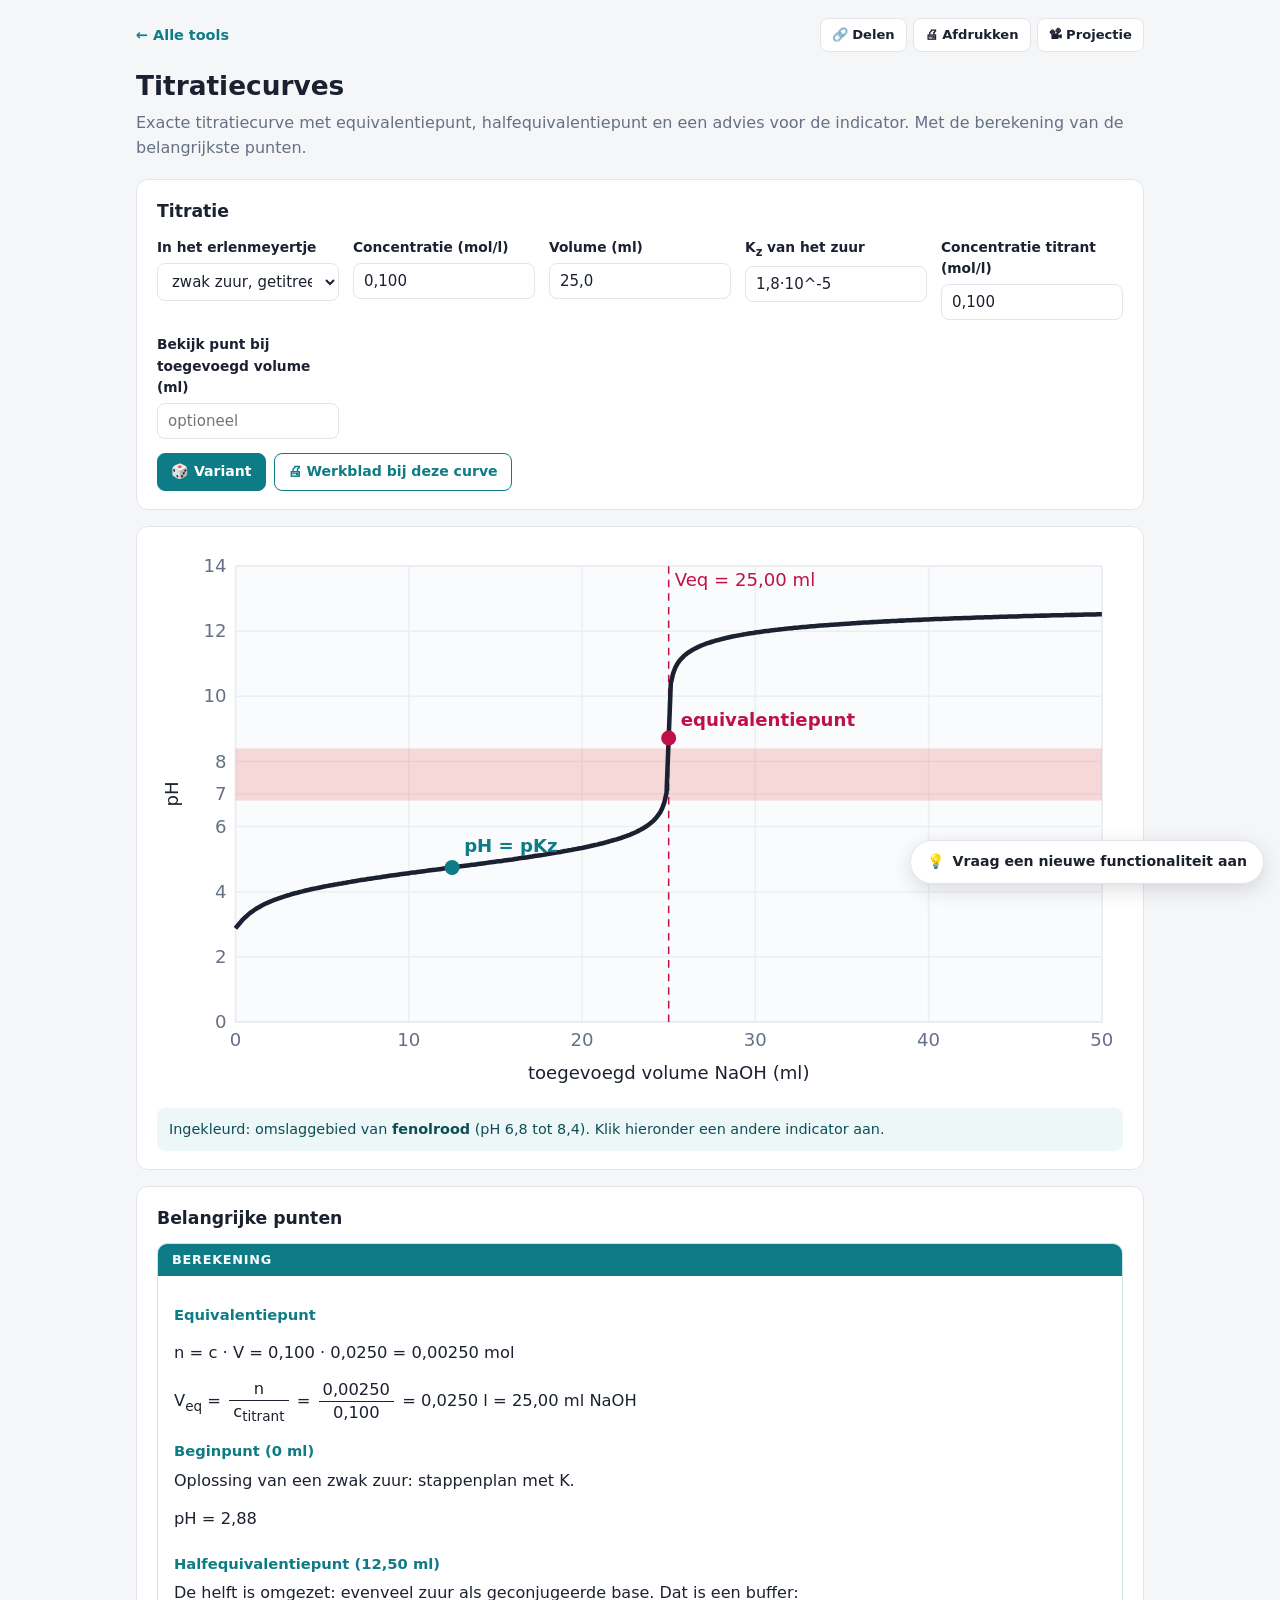
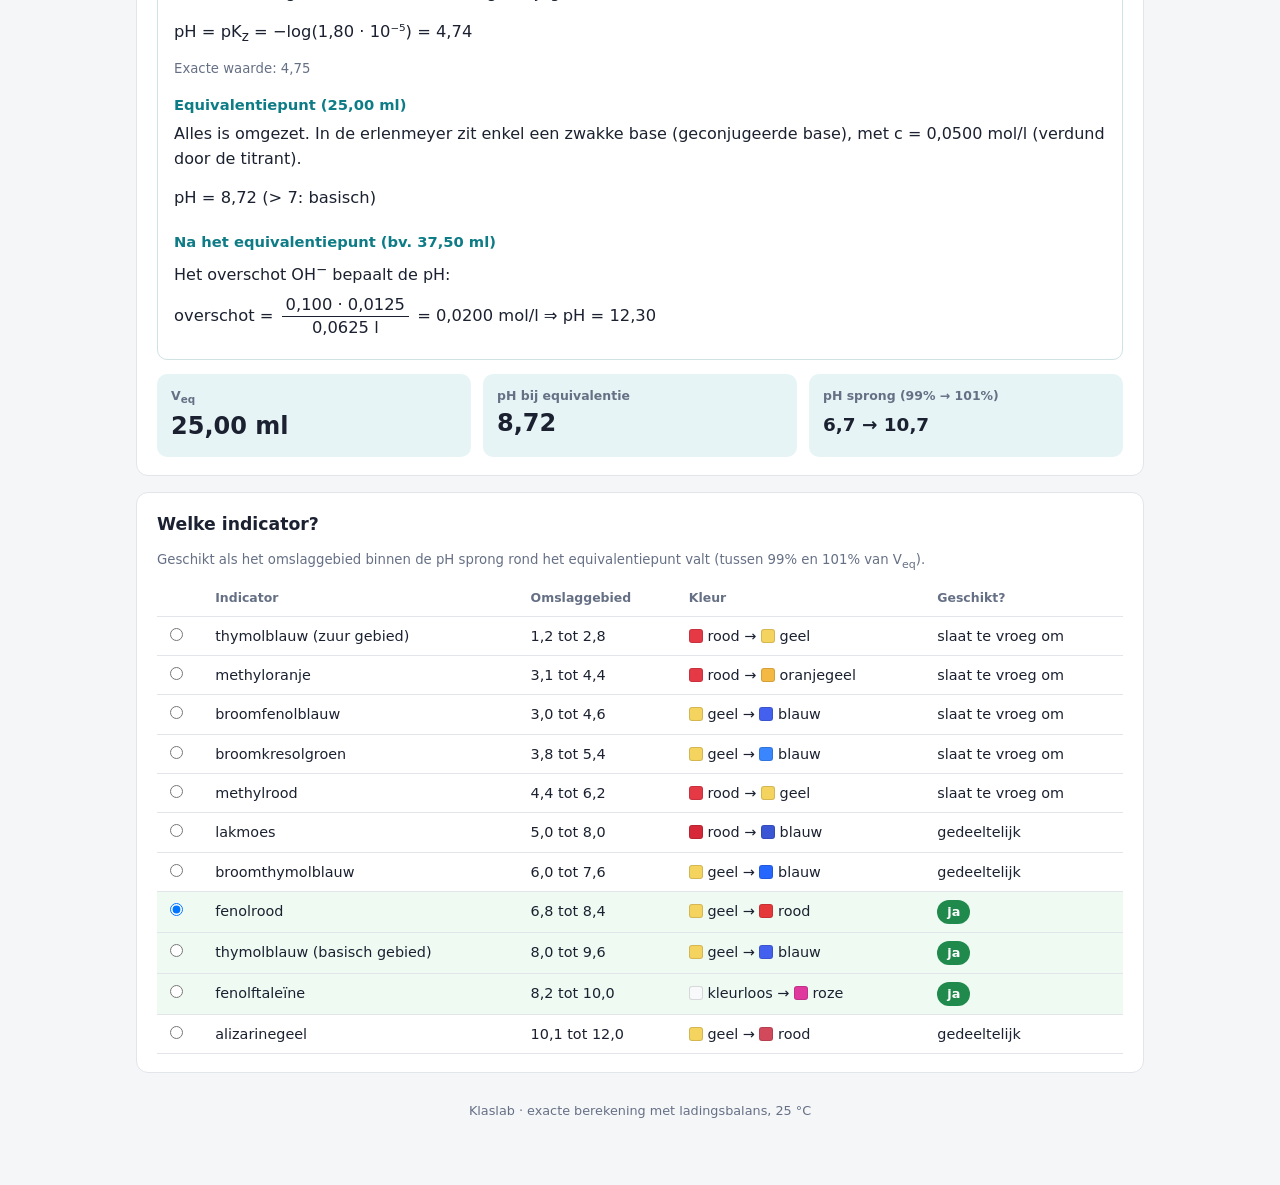
<file: chemie/titratie.html>
<!DOCTYPE html>
<html lang="nl">
<head>
<meta charset="UTF-8">
<meta name="viewport" content="width=device-width, initial-scale=1">
<title>Titratiecurves · Klaslab</title>
<link rel="stylesheet" href="../assets/common.css">
<link rel="stylesheet" href="../assets/personal.css">
<script src="../assets/config.js"></script>
<script src="../assets/profile.js"></script>
<style>.ind-ok{background:#effaf3}.sw{display:inline-block;width:14px;height:14px;border-radius:3px;vertical-align:-2px;border:1px solid #0002}</style>
</head>
<body>
<main>
  <div id="kl-top"></div>
  <h1>Titratiecurves</h1>
  <p class="sub">Exacte titratiecurve met equivalentiepunt, halfequivalentiepunt en een advies voor de indicator. Met de berekening van de belangrijkste punten.</p>

  <section class="card no-print">
    <h2>Titratie</h2>
    <div class="grid">
      <div><label for="type">In het erlenmeyertje</label><select id="type">
        <option value="sz">sterk zuur, getitreerd met NaOH</option><option value="zz" selected>zwak zuur, getitreerd met NaOH</option>
        <option value="sb">sterke base, getitreerd met HCl</option><option value="zb">zwakke base, getitreerd met HCl</option></select></div>
      <div><label for="ca">Concentratie (mol/l)</label><input id="ca" inputmode="decimal" value="0,100"></div>
      <div><label for="va">Volume (ml)</label><input id="va" inputmode="decimal" value="25,0"></div>
      <div id="kBox"><label for="k" id="kLab">K<sub>z</sub></label><input id="k" inputmode="decimal" value="1,8·10^-5"></div>
      <div><label for="ct">Concentratie titrant (mol/l)</label><input id="ct" inputmode="decimal" value="0,100"></div>
      <div><label for="vx">Bekijk punt bij toegevoegd volume (ml)</label><input id="vx" inputmode="decimal" placeholder="optioneel"></div>
    </div>
    <div class="btns"><button class="btn pri" id="variant">🎲 Variant</button><button class="btn" id="ws">🖨 Werkblad bij deze curve</button></div>
    <div id="msg"></div>
  </section>

  <section class="card"><div id="chart"></div><div id="sel" class="hidden"></div></section>
  <section class="card"><h2>Belangrijke punten</h2><div id="pts"></div></section>
  <section class="card"><h2>Welke indicator?</h2><p class="hint" style="margin:0 0 8px">Geschikt als het omslaggebied binnen de pH sprong rond het equivalentiepunt valt (tussen 99% en 101% van V<sub>eq</sub>).</p><div class="scroll"><table class="list" id="ind"></table></div></section>
  <footer>Klaslab · exacte berekening met ladingsbalans, 25 °C</footer>
</main>
<script src="../assets/qrcode.js"></script>
<script src="../assets/common.js"></script>
<script src="../assets/indicators.js"></script>
<script>
const { fmt, fix, frac, parseNum, KW } = KL;
const $ = id => document.getElementById(id);
let selIdx = 0;

/* pH na toevoegen van Vt ml titrant (exact) */
function pHat(S, Vt) {
  const V = (S.va + Vt) / 1000, CA = S.ca * S.va / 1000 / V, CT = S.ct * Vt / 1000 / V;
  if (S.type === 'sz' || S.type === 'zz') {
    const Ka = S.type === 'sz' ? Infinity : S.K;
    const f = h => h + CT - KW / h - (Ka === Infinity ? CA : CA * Ka / (Ka + h));
    return -Math.log10(KL.bisect(f, 1e-15, 10));
  } else {
    const Kz = S.type === 'sb' ? 0 : KW / S.K;
    const f = h => h + (Kz === 0 ? CA : CA * h / (h + Kz)) - KW / h - CT;
    return -Math.log10(KL.bisect(f, 1e-15, 10));
  }
}
function read() {
  const S = { type: $('type').value, ca: parseNum($('ca').value), va: parseNum($('va').value), K: parseNum($('k').value), ct: parseNum($('ct').value) };
  S.weak = S.type[0] === 'z'; S.acid = S.type[1] === 'z';
  return S;
}
function run() {
  const S = read();
  $('kBox').classList.toggle('hidden', !S.weak);
  $('kLab').innerHTML = S.acid ? 'K<sub>z</sub> van het zuur' : 'K<sub>b</sub> van de base';
  const err = [];
  if (!(S.ca > 0) || !(S.va > 0) || !(S.ct > 0)) err.push('Vul positieve concentraties en een volume in.');
  if (S.weak && !(S.K > 0 && S.K < 1)) err.push('Geef een geldige K tussen 0 en 1.');
  $('msg').innerHTML = err.map(e => `<div class="msg err">${e}</div>`).join('');
  if (err.length) return;
  const Veq = S.ca * S.va / S.ct, Vmax = 2 * Veq;
  const pts = [];
  for (let i = 0; i <= 400; i++) { const v = Vmax * i / 400; pts.push([v, pHat(S, v)]); }
  const pEq = pHat(S, Veq), pHalf = pHat(S, Veq / 2), p0 = pHat(S, 0);
  const lo = pHat(S, Veq * 0.99), hi = pHat(S, Veq * 1.01);
  const jump = [Math.min(lo, hi), Math.max(lo, hi)];
  const IND = window.INDICATORS;
  const fits = IND.map(I => I.lo >= jump[0] - 0.05 && I.hi <= jump[1] + 0.05);
  if (selIdx === null || !fits[selIdx]) { const f = fits.findIndex(Boolean); selIdx = f >= 0 ? f : null; }
  const vx = parseNum($('vx').value);
  const marks = [{ x: Veq, y: pEq, color: '#c01048', label: 'equivalentiepunt' }];
  if (S.weak) marks.push({ x: Veq / 2, y: pHalf, color: '#0e7c86', label: S.acid ? 'pH = pKz' : 'pOH = pKb', dy: S.acid ? -10 : 18 });
  if (vx >= 0) marks.push({ x: Math.min(vx, Vmax), y: pHat(S, vx), color: '#111', label: `${fix(vx, 1)} ml` });
  const I = selIdx != null ? IND[selIdx] : null;
  $('chart').innerHTML = KL.chart({ x0: 0, x1: Vmax, y0: 0, y1: 14, yticks: [0, 2, 4, 6, 7, 8, 10, 12, 14], xticks: (() => { const raw = Vmax / 8, m = Math.pow(10, Math.floor(Math.log10(raw))), st = [1, 2, 2.5, 5, 10].map(x => x * m).find(x => x >= raw); const t = []; for (let v = 0; v <= Vmax + 1e-9; v += st) t.push(+v.toPrecision(6)); return t; })(),
    xfmt: v => fix(v, Number.isInteger(v) ? 0 : 1), xlab: `toegevoegd volume ${S.acid ? 'NaOH' : 'HCl'} (ml)`, ylab: 'pH',
    series: [{ pts, color: '#1b2130', width: 3 }], marks, vlines: [{ x: Veq, color: '#c01048', label: `V<sub>eq</sub>`.replace(/<[^>]+>/g, '') + ' = ' + fix(Veq, 2) + ' ml' }],
    bands: I ? [{ y0: I.lo, y1: I.hi, color: I.cb }] : [] });
  $('sel').classList.toggle('hidden', !I);
  if (I) $('sel').innerHTML = `<div class="msg info">Ingekleurd: omslaggebied van <b>${I.n}</b> (pH ${fix(I.lo, 1)} tot ${fix(I.hi, 1)}). Klik hieronder een andere indicator aan.</div>`;

  // belangrijke punten
  const tit = S.acid ? 'NaOH' : 'HCl';
  let h = `<div class="sol"><div class="head">BEREKENING</div><div class="body">`;
  h += `<div class="step"><h4>Equivalentiepunt</h4><div class="eq">n = c · V = ${fmt(S.ca)} · ${fmt(S.va / 1000)} = ${fmt(S.ca * S.va / 1000)} mol</div>
    <div class="eq">V<sub>eq</sub> = ${frac('n', 'c<sub>titrant</sub>')} = ${frac(fmt(S.ca * S.va / 1000), fmt(S.ct))} = ${fmt(Veq / 1000)} l = ${fix(Veq, 2)} ml ${tit}</div></div>`;
  h += `<div class="step"><h4>Beginpunt (0 ml)</h4>${S.weak ? `Oplossing van een ${S.acid ? 'zwak zuur' : 'zwakke base'}: stappenplan met K. ` : `Volledige protolyse: [${S.acid ? 'H<sub>3</sub>O<sup>+</sup>' : 'OH<sup>−</sup>'}] = ${fmt(S.ca)} mol/l. `}<div class="eq">pH = ${fix(p0, 2)}</div></div>`;
  if (S.weak) h += `<div class="step"><h4>Halfequivalentiepunt (${fix(Veq / 2, 2)} ml)</h4>De helft is omgezet: evenveel ${S.acid ? 'zuur als geconjugeerde base' : 'base als geconjugeerd zuur'}. Dat is een buffer:
    <div class="eq">${S.acid ? `pH = pK<sub>z</sub> = −log(${fmt(S.K)}) = ${fix(-Math.log10(S.K), 2)}` : `pOH = pK<sub>b</sub> = ${fix(-Math.log10(S.K), 2)} ⇒ pH = ${fix(14 + Math.log10(S.K), 2)}`}</div><p class="hint" style="margin:0">Exacte waarde: ${fix(pHalf, 2)}</p></div>`;
  const conj = S.acid ? (S.weak ? 'zwakke base (geconjugeerde base)' : 'neutraal zout') : (S.weak ? 'zwak zuur (geconjugeerd zuur)' : 'neutraal zout');
  h += `<div class="step"><h4>Equivalentiepunt (${fix(Veq, 2)} ml)</h4>Alles is omgezet. In de erlenmeyer zit enkel een ${conj}${S.weak ? `, met c = ${fmt(S.ca * S.va / (S.va + Veq))} mol/l (verdund door de titrant)` : ''}.
    <div class="eq">pH = ${fix(pEq, 2)} ${S.weak ? (S.acid ? '(&gt; 7: basisch)' : '(&lt; 7: zuur)') : '(neutraal)'}</div></div>`;
  const v15 = 1.5 * Veq;
  h += `<div class="step"><h4>Na het equivalentiepunt (bv. ${fix(v15, 2)} ml)</h4>Het overschot ${S.acid ? 'OH<sup>−</sup>' : 'H<sub>3</sub>O<sup>+</sup>'} bepaalt de pH:
    <div class="eq">overschot = ${frac(`${fmt(S.ct)} · ${fmt(0.5 * Veq / 1000)}`, `${fmt((S.va + v15) / 1000)} l`)} = ${fmt(S.ct * 0.5 * Veq / (S.va + v15))} mol/l ⇒ pH = ${fix(pHat(S, v15), 2)}</div></div>`;
  if (vx >= 0) h += `<div class="step"><h4>Gekozen punt (${fix(vx, 2)} ml)</h4><div class="eq">pH = ${fix(pHat(S, vx), 2)}</div></div>`;
  h += `</div></div><div class="result"><div class="big"><div class="lab">V<sub>eq</sub></div><div class="val">${fix(Veq, 2)} ml</div></div><div class="big"><div class="lab">pH bij equivalentie</div><div class="val">${fix(pEq, 2)}</div></div><div class="big"><div class="lab">pH sprong (99% → 101%)</div><div class="val" style="font-size:1.15rem;padding-top:6px">${fix(jump[0], 1)} → ${fix(jump[1], 1)}</div></div></div>`;
  $('pts').innerHTML = h;

  $('ind').innerHTML = '<tr><th></th><th>Indicator</th><th>Omslaggebied</th><th>Kleur</th><th>Geschikt?</th></tr>' + IND.map((I, i) => `<tr class="${fits[i] ? 'ind-ok' : ''}" style="cursor:pointer" data-i="${i}">
    <td><input type="radio" name="ind" ${i === selIdx ? 'checked' : ''}></td><td>${I.n}</td><td>${fix(I.lo, 1)} tot ${fix(I.hi, 1)}</td>
    <td><span class="sw" style="background:${I.ca}"></span> ${I.na} → <span class="sw" style="background:${I.cb}"></span> ${I.nb}</td>
    <td>${fits[i] ? '<span class="chip c-ok">ja</span>' : (I.hi < jump[0] ? 'slaat te vroeg om' : I.lo > jump[1] ? 'slaat te laat om' : 'gedeeltelijk')}</td></tr>`).join('');
  $('ind').querySelectorAll('tr[data-i]').forEach(tr => tr.onclick = () => { selIdx = +tr.dataset.i; run(); });
}
['type', 'ca', 'va', 'k', 'ct', 'vx'].forEach(id => $(id).addEventListener('input', () => { if (id === 'type') { selIdx = 0; $('k').value = $('type').value === 'zb' ? '1,8·10^-5' : '1,8·10^-5'; } run(); }));
const ACIDS = [['azijnzuur', 1.8e-5], ['mierenzuur', 1.8e-4], ['benzoëzuur', 6.3e-5], ['hypochlorigzuur', 3.0e-8]], BASES = [['ammoniak', 1.8e-5], ['methylamine', 4.4e-4]];
function randomCase(r) {
  const type = KL.pick(r, ['sz', 'zz', 'zz', 'sb', 'zb']);
  const sp = type === 'zz' ? KL.pick(r, ACIDS) : type === 'zb' ? KL.pick(r, BASES) : null;
  return { type, ca: KL.pick(r, [0.0500, 0.100, 0.150, 0.200]), va: KL.pick(r, [10.0, 20.0, 25.0, 50.0]), ct: KL.pick(r, [0.100, 0.200, 0.0500]), K: sp ? sp[1] : null, name: sp ? sp[0] : (type === 'sz' ? 'zoutzuur' : 'natriumhydroxide') };
}
function applyCase(c) { $('type').value = c.type; $('ca').value = fmt(c.ca, 3); $('va').value = fix(c.va, 1); $('ct').value = fmt(c.ct, 3); if (c.K) $('k').value = KL.fmtIn(c.K); selIdx = 0; run(); }
$('variant').onclick = () => applyCase(randomCase(KL.rng(KL.newSeed())));
$('ws').onclick = () => {
  const S = read(), Veq = S.ca * S.va / S.ct;
  const tit = S.acid ? 'NaOH' : 'HCl';
  const desc = `${fix(S.va, 1)} ml van een ${{ sz: 'sterk zuur', zz: 'zwak zuur', sb: 'sterke base', zb: 'zwakke base' }[S.type]} met c = ${fmt(S.ca)} mol/l wordt getitreerd met ${fmt(S.ct)} mol/l ${tit}.`;
  const qs = ['Bepaal op de curve het volume bij het equivalentiepunt en controleer met een berekening.', 'Lees de pH af bij het equivalentiepunt. Is die zuur, neutraal of basisch? Verklaar.',
    ...(S.weak ? [`Bepaal de ${S.acid ? 'pK<sub>z</sub>' : 'pK<sub>b</sub>'} uit de curve. Bij welk volume lees je die af?`] : []), 'Welke indicator uit de tabel is geschikt? Verklaar.'];
  const IND = window.INDICATORS;
  const indTable = `<table class="list"><tr><th>Indicator</th><th>Omslaggebied</th></tr>${IND.map(I => `<tr><td>${I.n}</td><td>${fix(I.lo, 1)} tot ${fix(I.hi, 1)}</td></tr>`).join('')}</table>`;
  const chart = $('chart').innerHTML;
  let h = KL.worksheetHead('Titratiecurve') + `<p>${desc}</p>${chart}` + qs.map((q, i) => `<div class="ws-q"><b>${i + 1}.</b> ${q}<div class="ws-lines"></div><div class="ws-lines"></div></div>`).join('') + indTable;
  h += `<div style="break-before:page"></div><h2>Verbetersleutel</h2>${$('pts').innerHTML}`;
  KL.printDoc('Werkblad titratie', h);
};
KL.toolbar({ share: () => ({ type: $('type').value, ca: $('ca').value, va: $('va').value, k: $('k').value, ct: $('ct').value }) });
const p = KL.readHash();
if (p.type) ['type', 'ca', 'va', 'k', 'ct'].forEach(k => p[k] && ($(k).value = p[k]));
run();
</script>
</body>
</html>
</file>
<file: assets/personal.css>
/* Klaslab · persoonlijke laag: accentkleur, donker thema, aanvraagknop */

:root[data-accent]{--accent2:color-mix(in srgb,var(--accent) 12%,#fff)}

/* Knop rechtsonder */
.klp-fab{position:fixed;right:16px;bottom:16px;z-index:45;display:flex;align-items:center;gap:8px;
  font:inherit;font-size:.88rem;font-weight:600;padding:10px 16px;border-radius:99px;cursor:pointer;
  border:1px solid var(--line,#e2e5ea);background:var(--card,#fff);color:var(--ink,#1b2130);
  box-shadow:0 6px 20px rgba(20,30,50,.14);transition:transform .15s ease,box-shadow .15s ease,border-color .15s ease}
.klp-fab:hover{transform:translateY(-2px);box-shadow:0 10px 26px rgba(20,30,50,.18);border-color:var(--accent,#0e7c86)}
.klp-fab:focus-visible{outline:2px solid var(--accent,#0e7c86);outline-offset:2px}
@media (max-width:600px){.klp-fab .klp-fab-t{display:none}.klp-fab{padding:12px 14px;font-size:1.1rem}}
body.proj .klp-fab{display:none}
@media print{.klp-fab{display:none !important}}
.klp-req label .opt{font-weight:400;color:var(--muted,#667085)}
.klp-req .box,.kl-modal .box.klp-req{max-width:520px;max-height:calc(100vh - 32px);overflow:auto}
.klp-req textarea,.klp-req input,.klp-req select{font:15px/1.5 system-ui,-apple-system,"Segoe UI",Roboto,sans-serif;min-height:0;padding:8px 10px}
.klp-req textarea{resize:vertical}
.klp-req label{margin-bottom:5px}

/* Donker thema (enkel op scherm; afdrukken blijft licht) */
@media screen{
  :root[data-theme=dark]{
    color-scheme:dark;
    --bg:#0f131a; --card:#171c26; --ink:#e6e9ef; --muted:#9aa3b2; --line:#2a3242;
    --accent2:color-mix(in srgb,var(--accent) 22%,#171c26);
    --bio2:#16301f; --chem2:#11292c;
  }
  :root[data-theme=dark][data-accent]{--accent2:color-mix(in srgb,var(--accent) 22%,#171c26)}
  [data-theme=dark] body{background:var(--bg);color:var(--ink)}
  [data-theme=dark] a{color:color-mix(in srgb,var(--accent) 65%,#fff)}
  [data-theme=dark] input,[data-theme=dark] select,[data-theme=dark] textarea{background:#11151d;color:var(--ink);border-color:var(--line)}
  [data-theme=dark] .btn,[data-theme=dark] .tabs button,[data-theme=dark] .kl-bar button,[data-theme=dark] button.ghost{background:var(--card);color:var(--ink)}
  [data-theme=dark] .btn{color:color-mix(in srgb,var(--accent) 60%,#fff)}
  [data-theme=dark] .btn.pri,[data-theme=dark] .tabs button.on{background:var(--accent);color:#fff}
  [data-theme=dark] .kl-back{color:color-mix(in srgb,var(--accent) 65%,#fff)}
  [data-theme=dark] .sol{background:var(--card);border-color:var(--line)}
  [data-theme=dark] .step h4{color:color-mix(in srgb,var(--accent) 60%,#fff)}
  [data-theme=dark] .kl-modal .box{background:var(--card);color:var(--ink)}
  [data-theme=dark] .msg.err{background:#3a1520;color:#ffb3c4}
  [data-theme=dark] .msg.note{background:#3a2412;color:#ffd2a8}
  [data-theme=dark] .msg.info{background:#11292c;color:#a8e3e8}
  [data-theme=dark] .msg.ok{background:#12301e;color:#a7e8bf}
  [data-theme=dark] .ice th{background:#1e2533}
  [data-theme=dark] .ice td.l{background:#1a202c}
  [data-theme=dark] .ice th,[data-theme=dark] .ice td{border-color:var(--line)}
  [data-theme=dark] .kl-modal .qr svg{background:#fff;border-radius:8px}
  /* SVG grafieken uit KL.chart */
  [data-theme=dark] svg rect[fill="#fafbfc"]{fill:#11151d;stroke:var(--line)}
  [data-theme=dark] svg line[stroke="#eceef2"]{stroke:#222a38}
  [data-theme=dark] svg text[fill="#1b2130"],[data-theme=dark] svg text[fill="#111"]{fill:var(--ink)}
  [data-theme=dark] svg circle[fill="#111"]{fill:var(--ink)}
  [data-theme=dark] .scale .mark{background:#fff}
  [data-theme=dark] .klp-fab{box-shadow:0 6px 20px rgba(0,0,0,.45)}
  /* Tools met eigen kleuren */
  :root[data-theme=dark] input,:root[data-theme=dark] select,:root[data-theme=dark] textarea{background:#11151d;color:var(--ink)}
  :root[data-theme=dark] .btn[style*="#fff"]{background:var(--card) !important;color:color-mix(in srgb,var(--accent) 60%,#fff) !important}
  :root[data-theme=dark] .msg[style*="#f7f9fa"]{background:#1e2533 !important}
  :root[data-theme=dark] .ind-ok{background:#12301e}
  :root[data-theme=dark] .clickable span:hover{background:#2a3242}
  :root[data-theme=dark]{--cds:#1c2b4a;--cds2:#2a3d66;--mut:#8a6a00;--intron:#ff6b6b}
  :root[data-theme=dark] .v-ok{background:#12301e;border-color:#1f5a36}
  :root[data-theme=dark] .v-warn{background:#3a2412;border-color:#6b3d17}
  :root[data-theme=dark] .v-bad{background:#3a1520;border-color:#6b2338}
  :root[data-theme=dark] .v-neutral{background:#1e2533}
  :root[data-theme=dark] tr.correct td{background:#1c2b4a}
}
</file>
<file: assets/common.css>
/* Klaslab · gedeelde stijl */
:root{
  --bg:#f5f6f8; --card:#fff; --ink:#1b2130; --muted:#667085; --line:#e2e5ea;
  --accent:#0e7c86; --accent2:#e6f4f5; --ok:#1f8a4c; --warn:#b54708; --bad:#c01048;
  --acid:#c01048; --base:#2457c5; --neutral:#667085;
  --mono: ui-monospace, SFMono-Regular, Menlo, Consolas, monospace;
}
*{box-sizing:border-box}
body{margin:0;font-family:system-ui,-apple-system,"Segoe UI",Roboto,sans-serif;background:var(--bg);color:var(--ink);line-height:1.55}
main{max-width:1040px;margin:0 auto;padding:18px 16px 64px}
a{color:var(--accent)}
h1{font-size:1.65rem;margin:0 0 4px}
h2{font-size:1.08rem;margin:0 0 12px}
h3{font-size:.98rem;margin:16px 0 8px}
.sub{color:var(--muted);margin:0 0 18px}
.card{background:var(--card);border:1px solid var(--line);border-radius:12px;padding:18px 20px;margin-bottom:16px}
label{font-weight:600;font-size:.86rem;display:block;margin-bottom:5px}
input,select,textarea{width:100%;padding:8px 10px;border:1px solid var(--line);border-radius:8px;font-size:15px;background:#fff;font-family:inherit;color:inherit}
input[type=checkbox],input[type=radio]{width:auto}
input[type=range]{padding:0}
input:focus,select:focus,textarea:focus{outline:2px solid var(--accent);outline-offset:-1px}
.grid{display:grid;grid-template-columns:repeat(auto-fit,minmax(180px,1fr));gap:14px}
.row{display:flex;gap:10px;flex-wrap:wrap;align-items:center}
.hint{font-size:.83rem;color:var(--muted);margin:6px 0 0}
.btns{display:flex;gap:8px;flex-wrap:wrap;margin-top:14px}
.btn{font:inherit;font-weight:600;font-size:.88rem;padding:7px 13px;border-radius:8px;border:1px solid var(--accent);background:#fff;color:var(--accent);cursor:pointer}
.btn.pri{background:var(--accent);color:#fff}
.btn:disabled{opacity:.45;cursor:default}
.hidden{display:none !important}
.msg{padding:10px 12px;border-radius:8px;margin-top:12px;font-size:.9rem}
.msg.err{background:#fff1f3;color:var(--bad)}
.msg.note{background:#fff7ed;color:#7a2e0b}
.msg.info{background:#eef7f8;color:#0b4f55}
.msg.ok{background:#effaf3;color:#14532d}
.chip{display:inline-block;font-weight:700;font-size:.8rem;padding:2px 10px;border-radius:99px;color:#fff;white-space:nowrap}
.c-zuur{background:var(--acid)}.c-base{background:var(--base)}.c-neutraal{background:var(--neutral)}
.c-ok{background:var(--ok)}.c-warn{background:var(--warn)}.c-bad{background:var(--bad)}
table.list{width:100%;border-collapse:collapse;font-size:.9rem}
table.list th,table.list td{text-align:left;padding:8px;border-bottom:1px solid var(--line);vertical-align:top}
table.list th{font-size:.78rem;color:var(--muted)}
.scroll{overflow-x:auto}
.tabs{display:flex;gap:6px;flex-wrap:wrap;margin-bottom:16px}
.tabs button{font:inherit;font-weight:600;font-size:.9rem;padding:7px 13px;border-radius:99px;border:1px solid var(--line);background:#fff;color:var(--ink);cursor:pointer}
.tabs button.on{background:var(--accent);border-color:var(--accent);color:#fff}
footer{color:var(--muted);font-size:.8rem;text-align:center;margin-top:28px}

/* Uitwerking */
.sol{border:1px solid #cfe3e5;border-radius:10px;overflow:hidden;background:#fff}
.sol .head{background:var(--accent);color:#fff;font-weight:700;font-size:.8rem;letter-spacing:.06em;padding:6px 14px}
.sol .body{padding:14px 16px}
.kv{display:grid;grid-template-columns:120px 1fr;gap:6px 12px;margin-bottom:6px}
.kv .k{font-weight:700;font-size:.78rem;letter-spacing:.05em;color:var(--muted);padding-top:3px}
.step{margin:14px 0 0}
.step h4{margin:0 0 6px;font-size:.92rem;color:var(--accent)}
.eq{font-size:1.02rem;margin:6px 0;line-height:2.4}
.frac{display:inline-flex;flex-direction:column;text-align:center;vertical-align:middle;margin:0 3px;line-height:1.35}
.frac>span{padding:0 4px}
.frac>span:first-child{border-bottom:1.5px solid currentColor}
.ice{border-collapse:collapse;margin:6px 0;font-size:.92rem}
.ice th,.ice td{border:1px solid #cfd6de;padding:6px 12px;text-align:center}
.ice th{background:#eef2f5;font-weight:600}
.ice td.l{background:#f7f9fa;font-weight:600;text-align:left}
.result{display:flex;gap:12px;flex-wrap:wrap;margin-top:14px}
.big{flex:1 1 150px;border-radius:10px;padding:12px 14px;background:var(--accent2)}
.big .lab{font-size:.78rem;color:var(--muted);font-weight:600}
.big .val{font-size:1.5rem;font-weight:800}
.scale{height:14px;border-radius:99px;margin:16px 0 4px;position:relative;
  background:linear-gradient(90deg,#d7263d,#f46036,#f5b700,#8ac926,#2ec4b6,#1982c4,#4f3fbf,#6a1b9a)}
.scale .mark{position:absolute;top:-7px;width:4px;height:28px;background:#111;border-radius:2px;transform:translateX(-2px)}
.scale-l{display:flex;justify-content:space-between;font-size:.75rem;color:var(--muted)}

/* Werkbalk */
.kl-top{display:flex;justify-content:space-between;align-items:center;gap:10px;flex-wrap:wrap;margin-bottom:14px}
.kl-back{color:var(--accent);text-decoration:none;font-weight:600;font-size:.9rem}
.kl-bar{display:flex;gap:6px;flex-wrap:wrap}
.kl-bar button{font:inherit;font-size:.82rem;font-weight:600;padding:6px 11px;border-radius:8px;border:1px solid var(--line);background:#fff;color:var(--ink);cursor:pointer}
.kl-bar button:hover{border-color:var(--accent);color:var(--accent)}

/* Modaal venster */
.kl-modal{position:fixed;inset:0;background:rgba(15,20,30,.55);display:grid;place-items:center;z-index:50;padding:16px}
.kl-modal .box{background:#fff;border-radius:14px;max-width:440px;width:100%;padding:20px;box-shadow:0 20px 50px rgba(0,0,0,.25)}
.kl-modal .qr{display:grid;place-items:center;margin:14px 0}
.kl-modal .qr svg{width:220px;height:220px}
.kl-modal .x{float:right;border:0;background:none;font-size:1.4rem;cursor:pointer;line-height:1;color:var(--muted)}

/* Projectie */
body.proj{font-size:21px;background:#fff}
body.proj main{max-width:1300px}
body.proj .no-proj{display:none !important}
body.proj .eq{font-size:1.25rem}
body.proj .proj-hide{display:none !important}
.kl-projbar{position:fixed;bottom:16px;left:50%;transform:translateX(-50%);background:#1b2130;color:#fff;border-radius:99px;padding:8px 10px;display:flex;gap:8px;align-items:center;z-index:40;box-shadow:0 10px 30px rgba(0,0,0,.25);font-size:15px}
.kl-projbar button{font:inherit;font-weight:600;border:0;border-radius:99px;padding:8px 14px;cursor:pointer;background:#2f3a52;color:#fff}
.kl-projbar button.pri{background:var(--accent)}

/* Afdrukken */
@media print{
  body{background:#fff;font-size:12pt}
  .no-print,.kl-top,.tabs,.kl-projbar,footer{display:none !important}
  .card{border:0;padding:0;margin:0 0 12pt}
  .sol{break-inside:avoid}
  main{max-width:none;padding:0}
}
</file>
